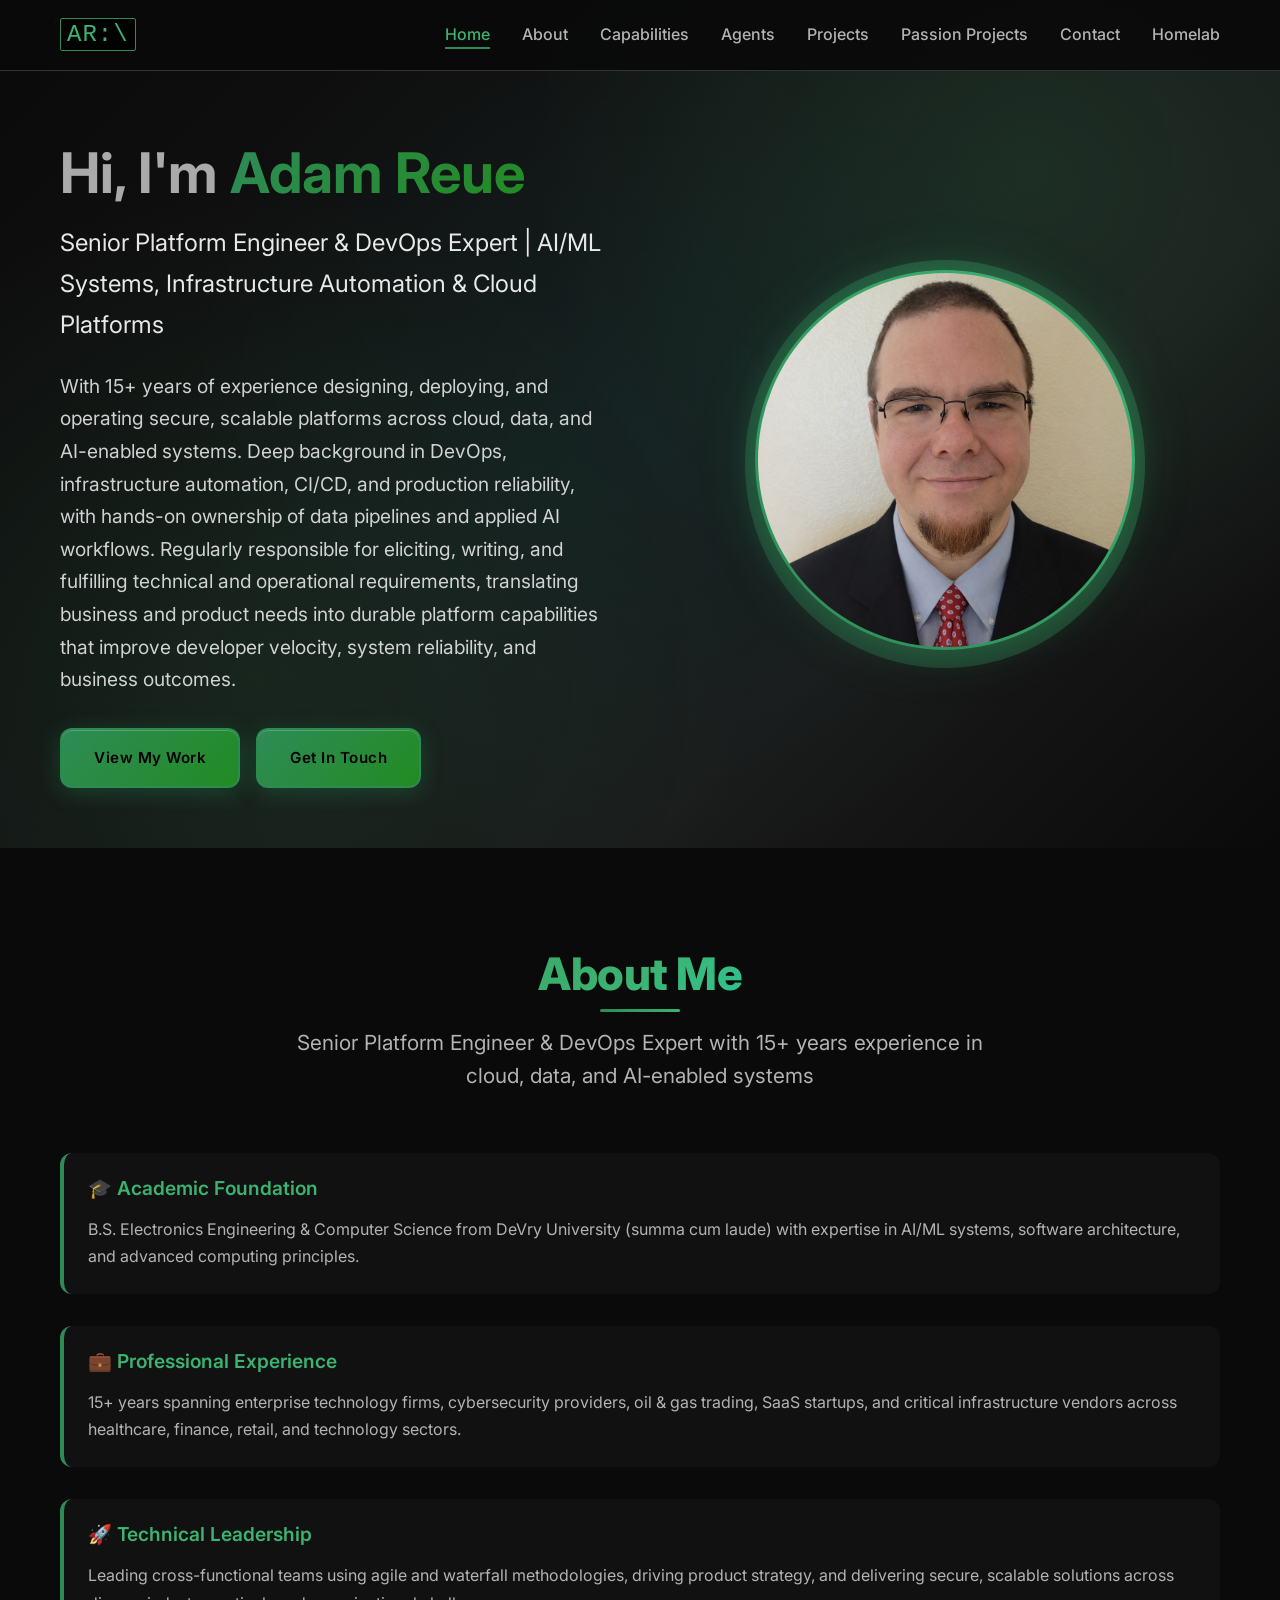
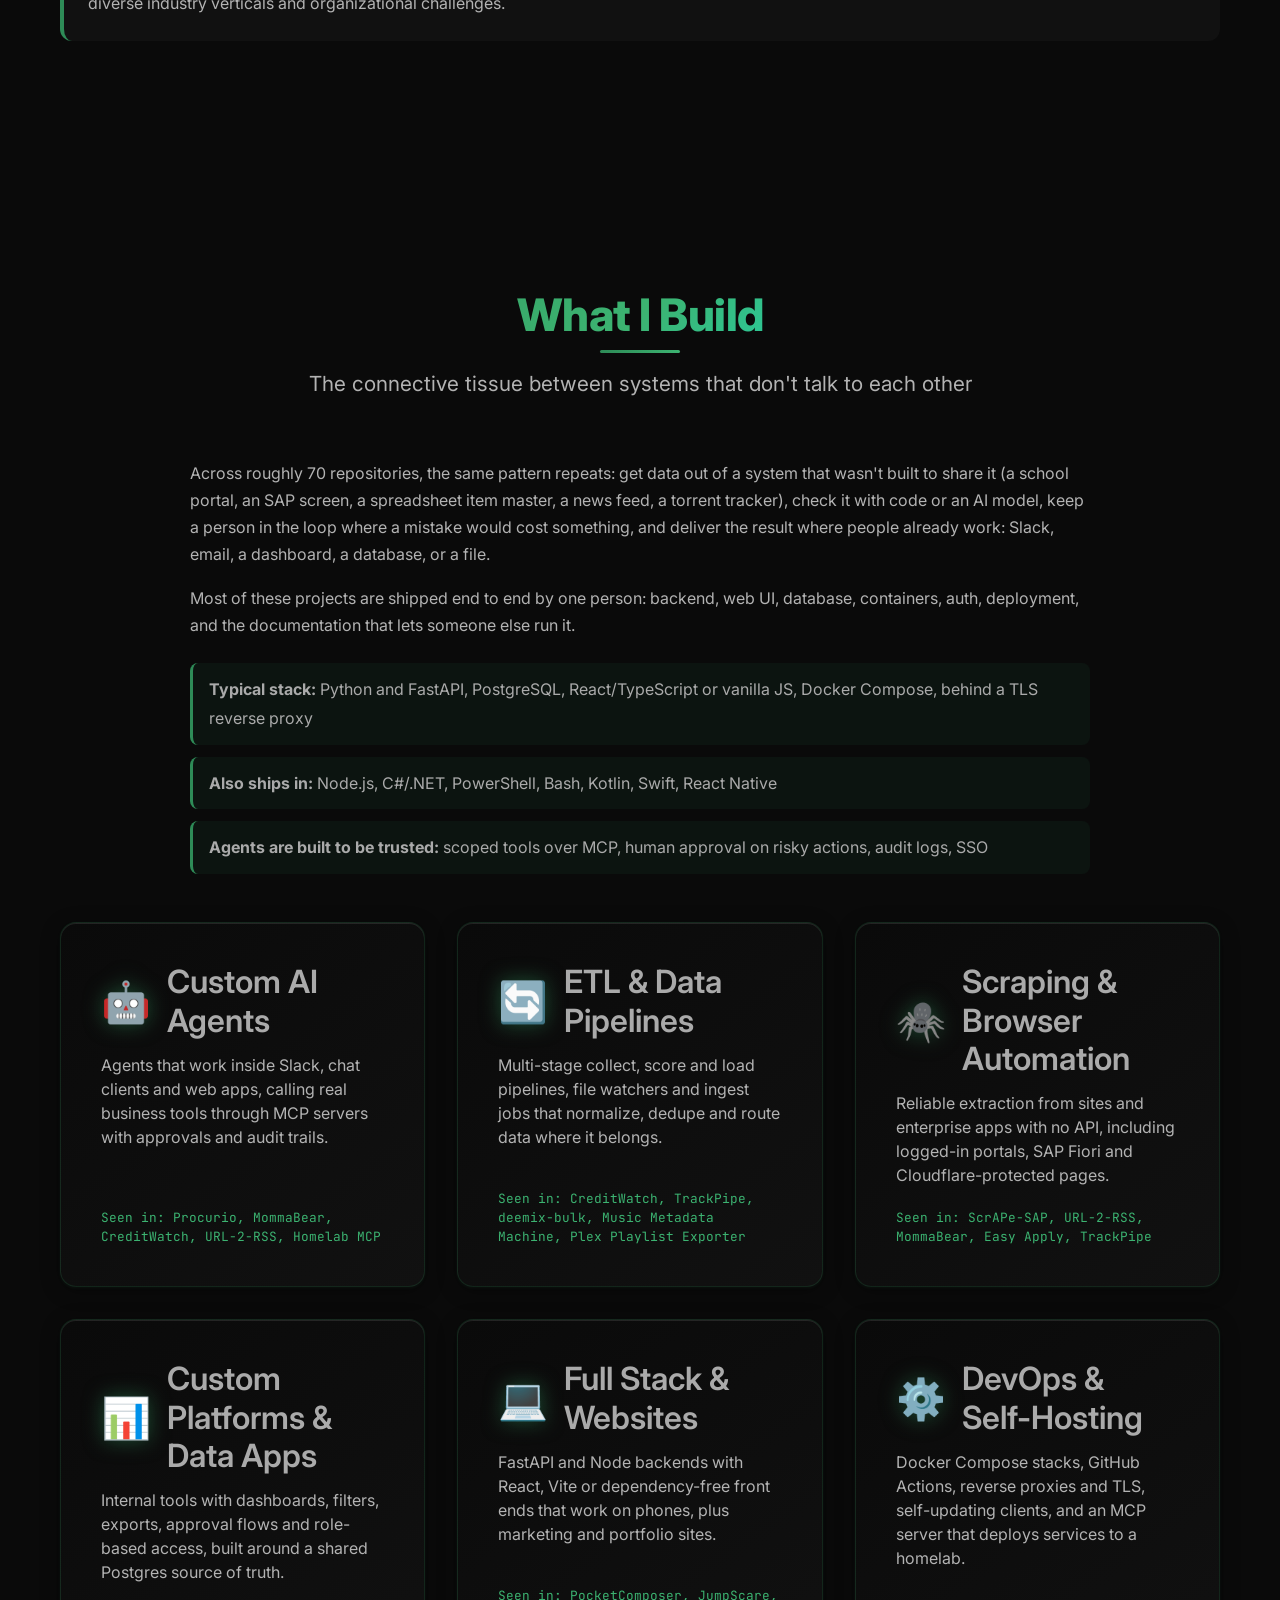
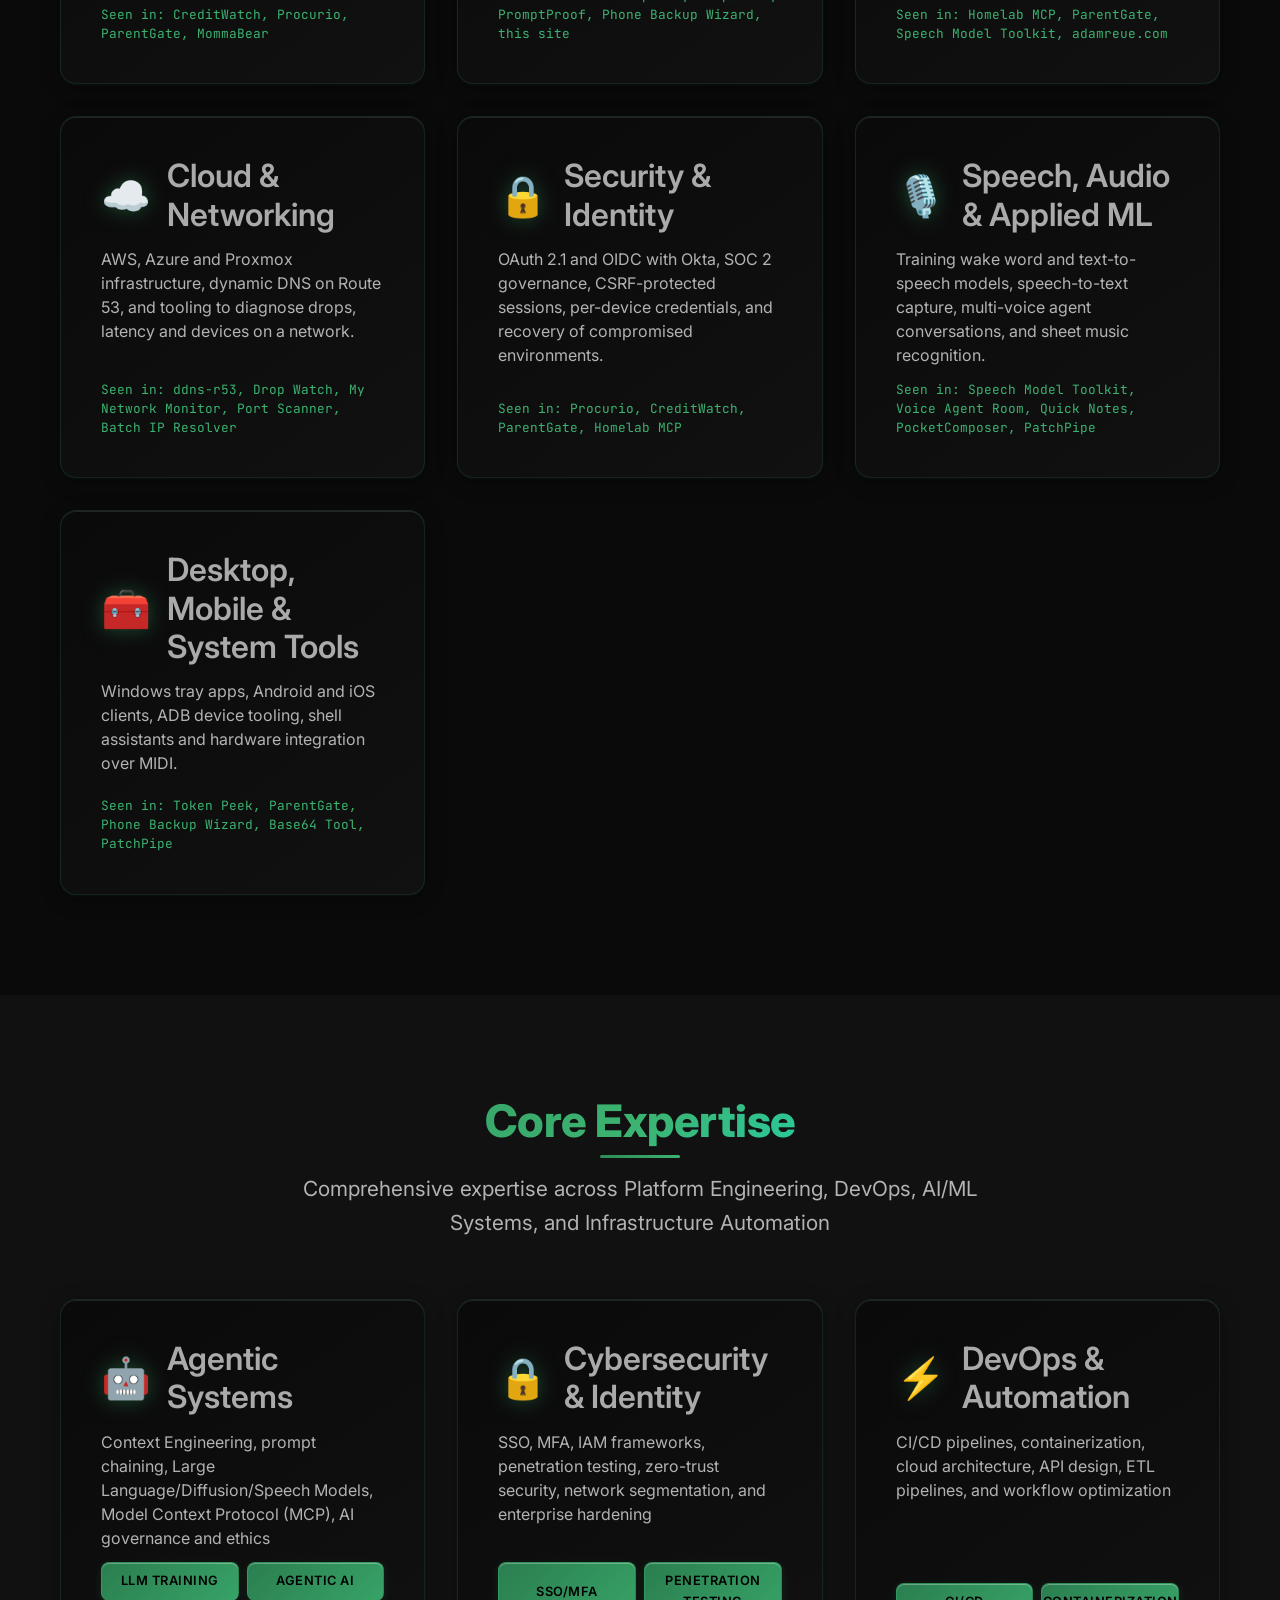
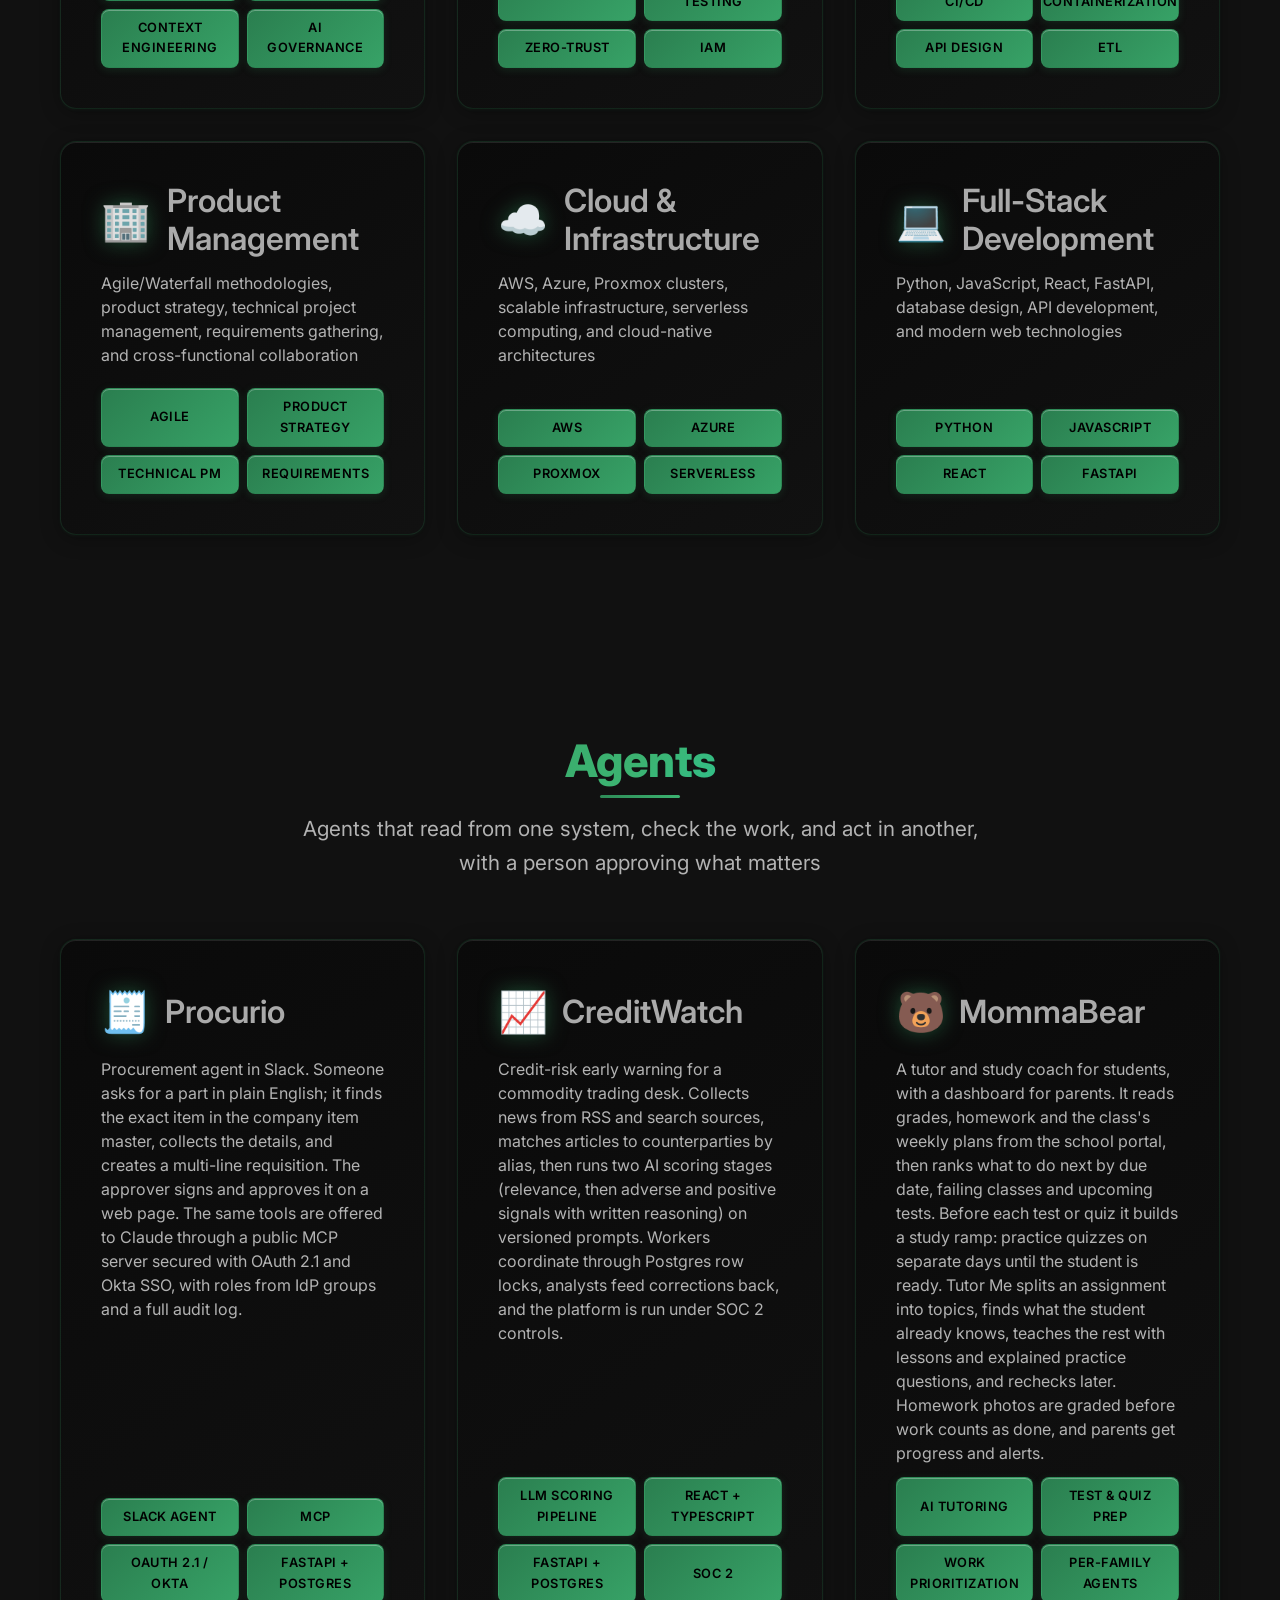
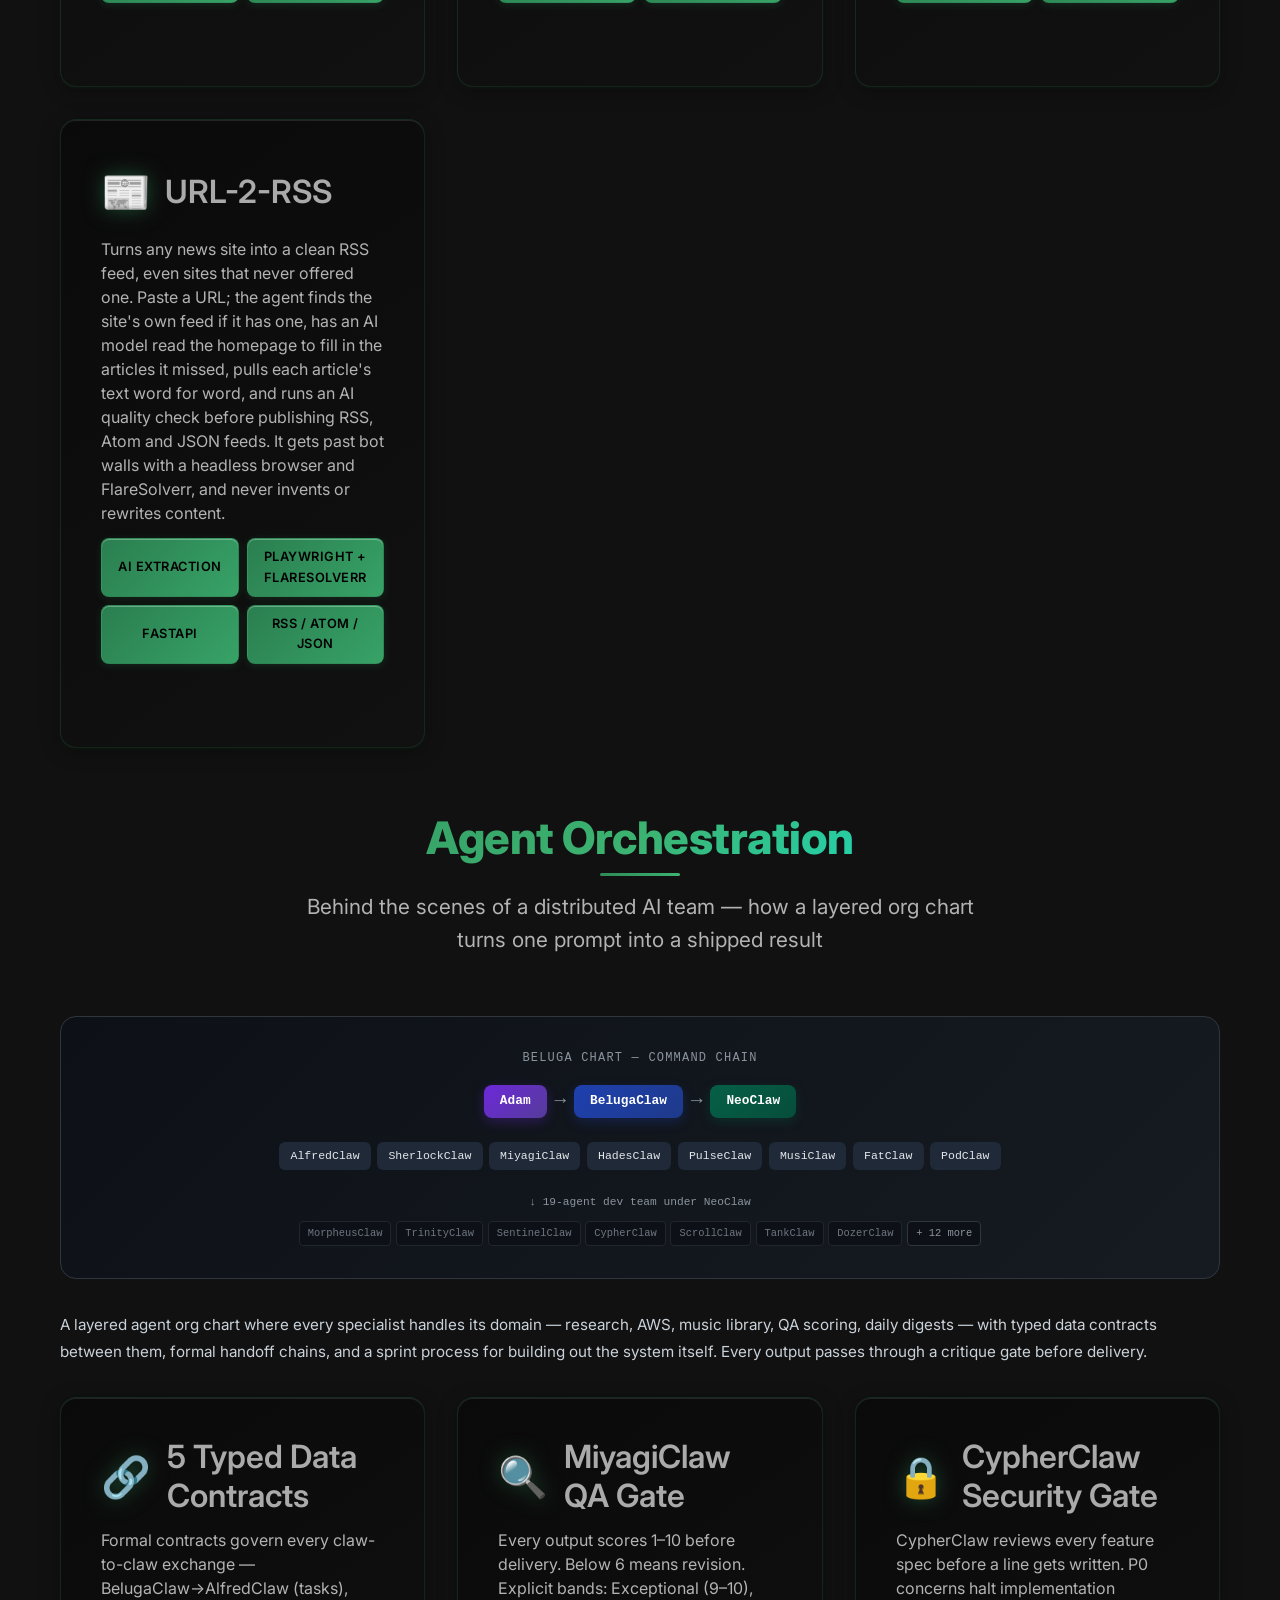
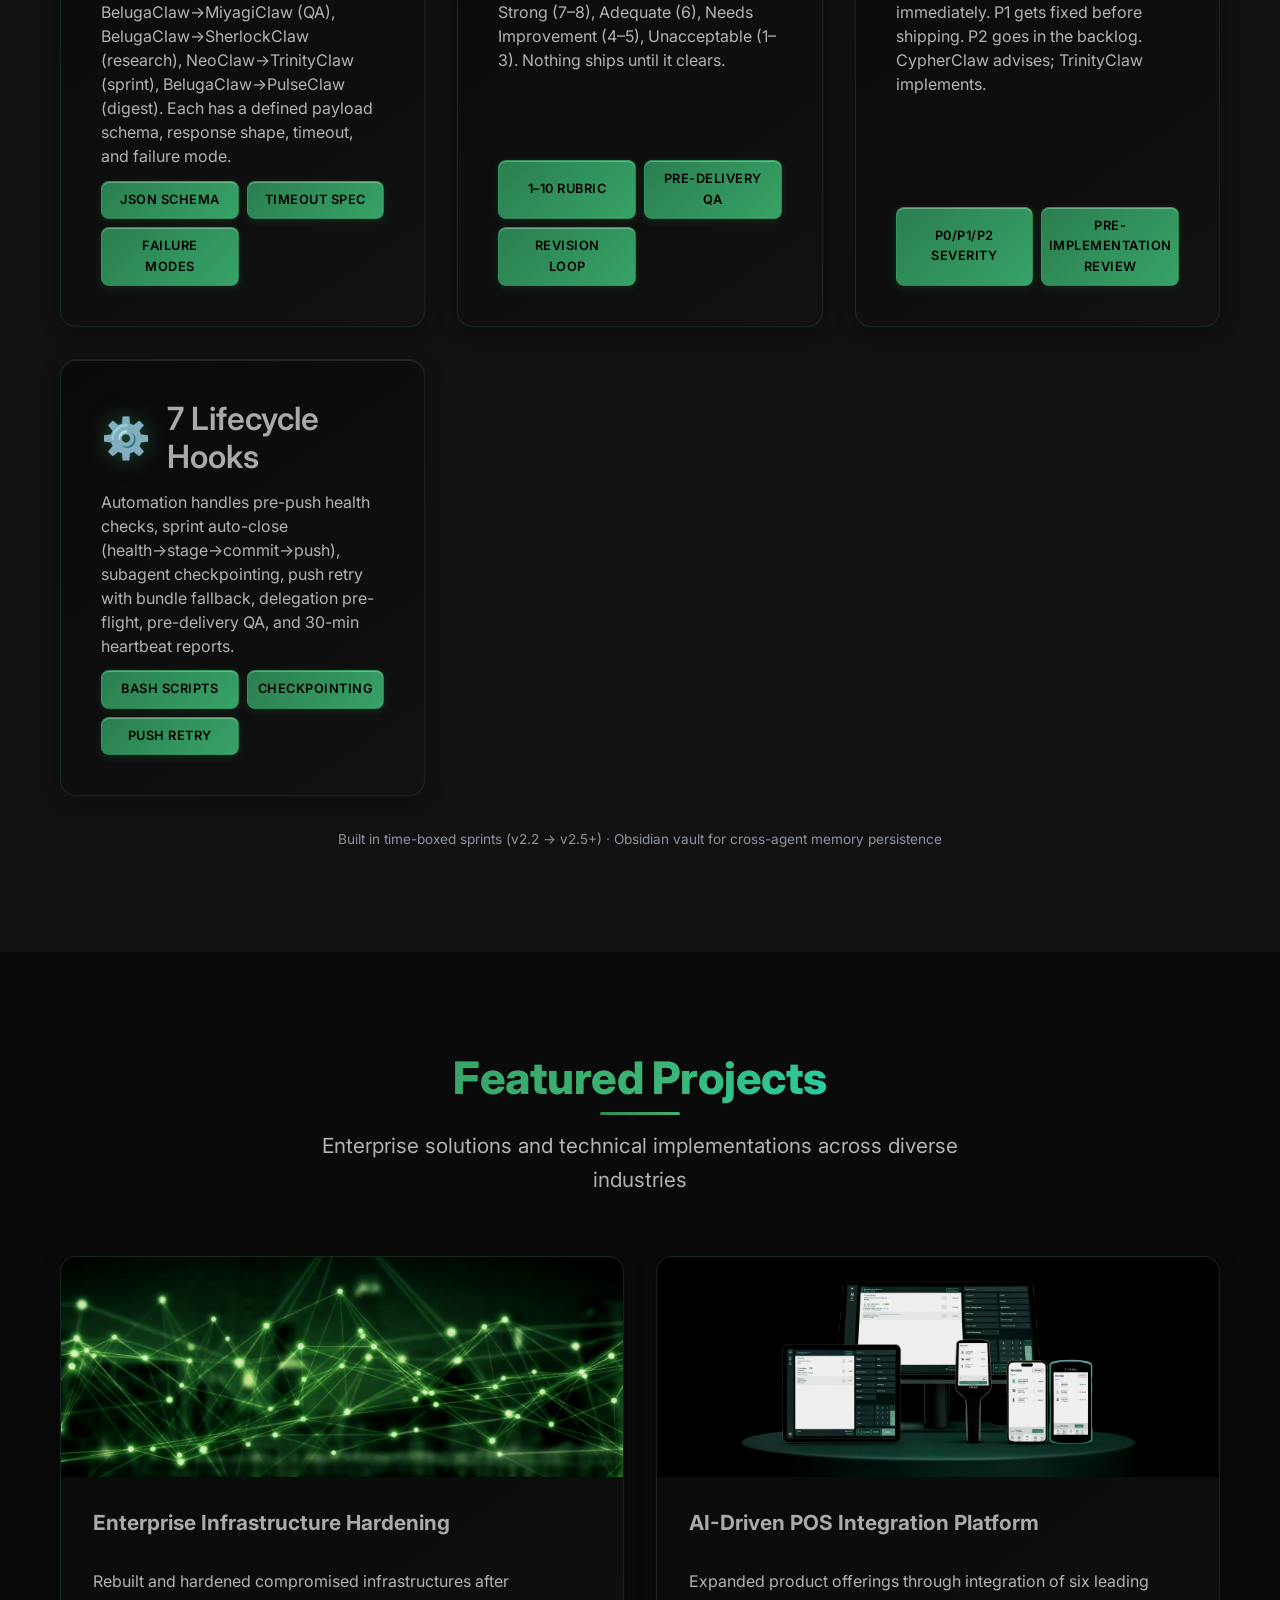
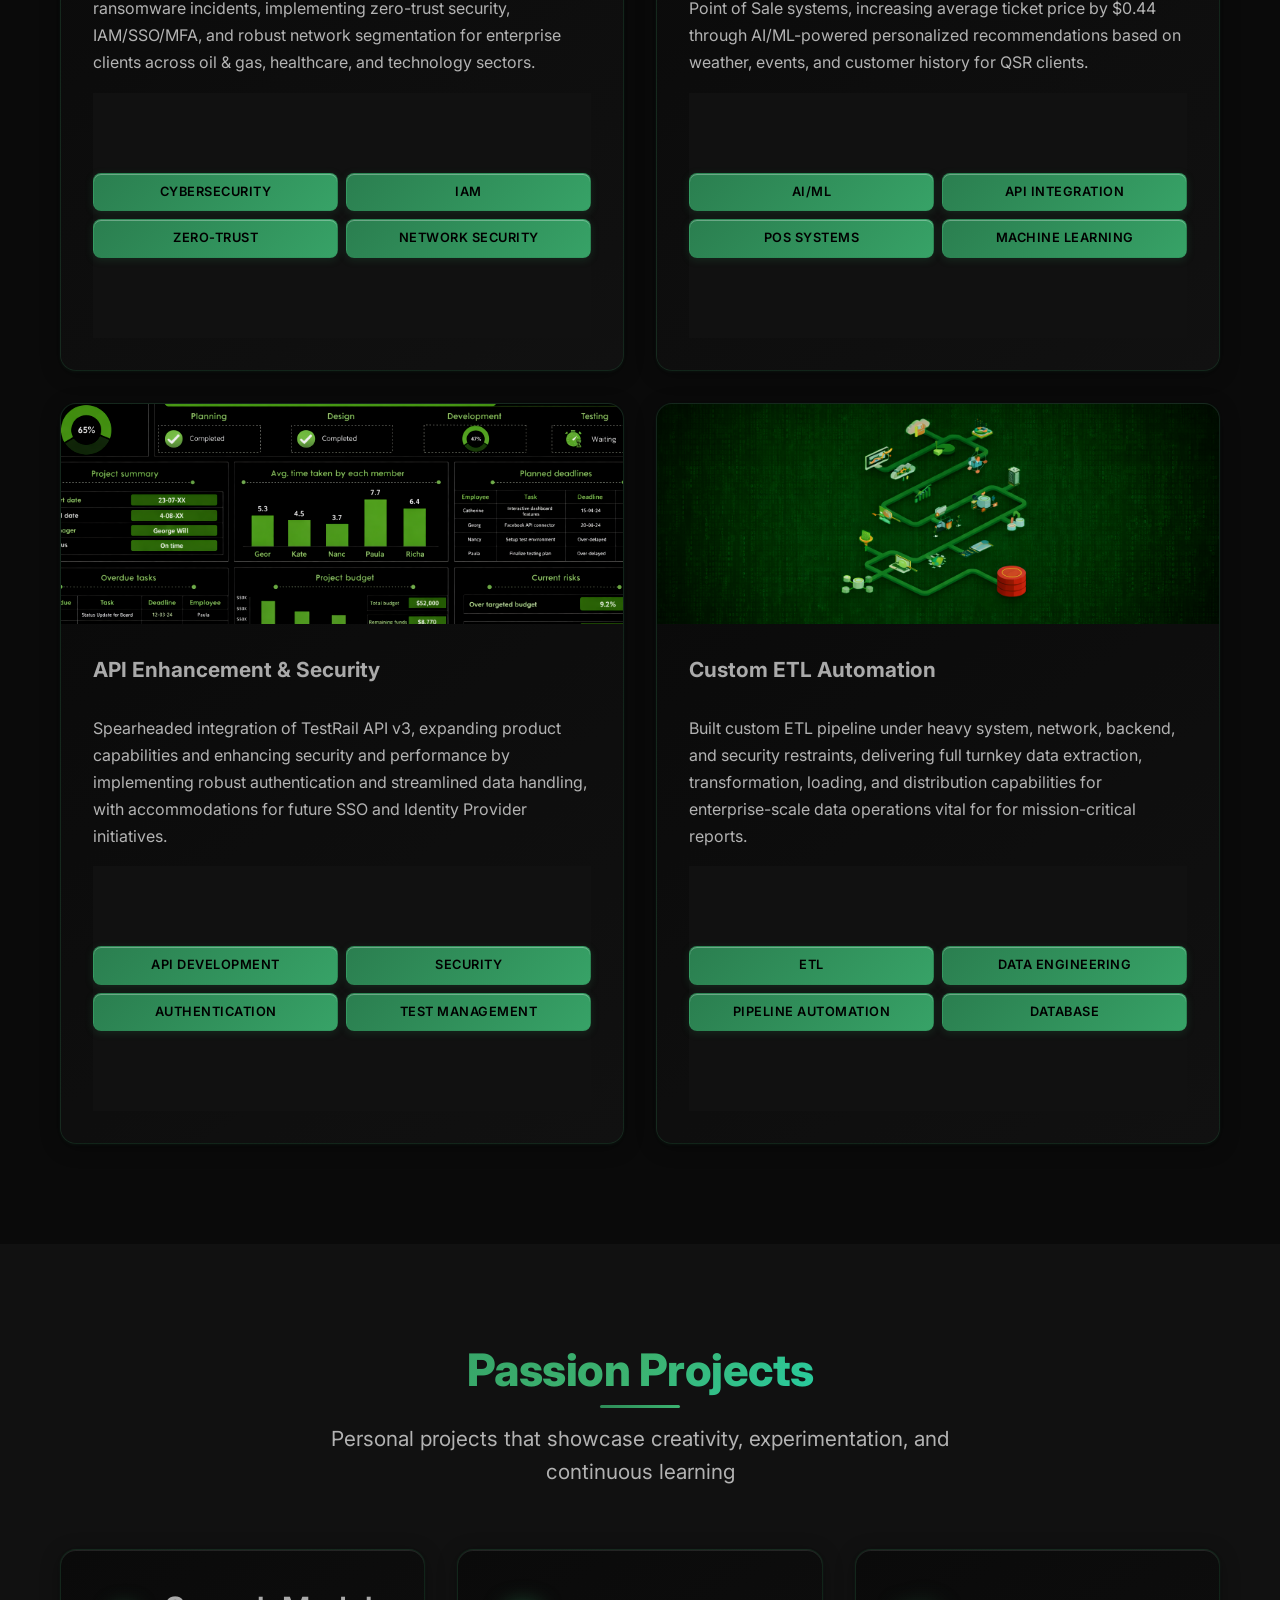
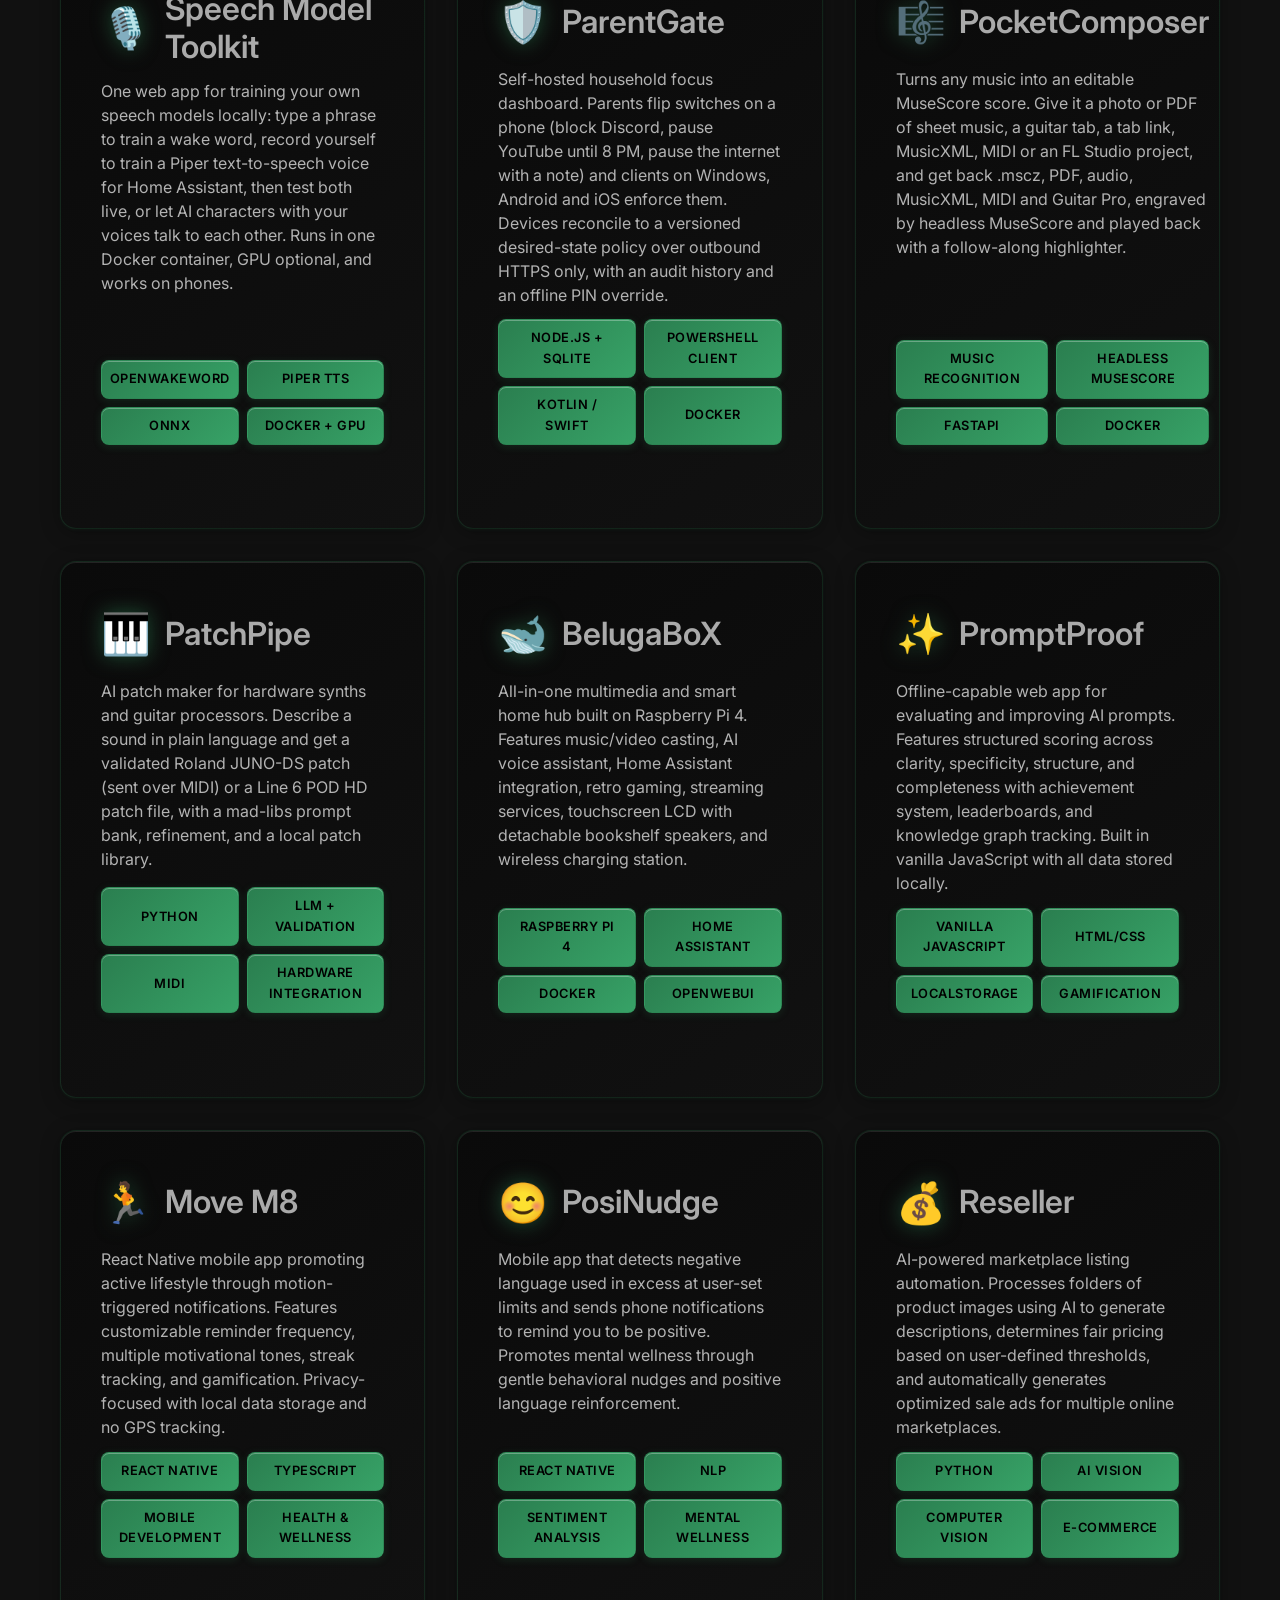
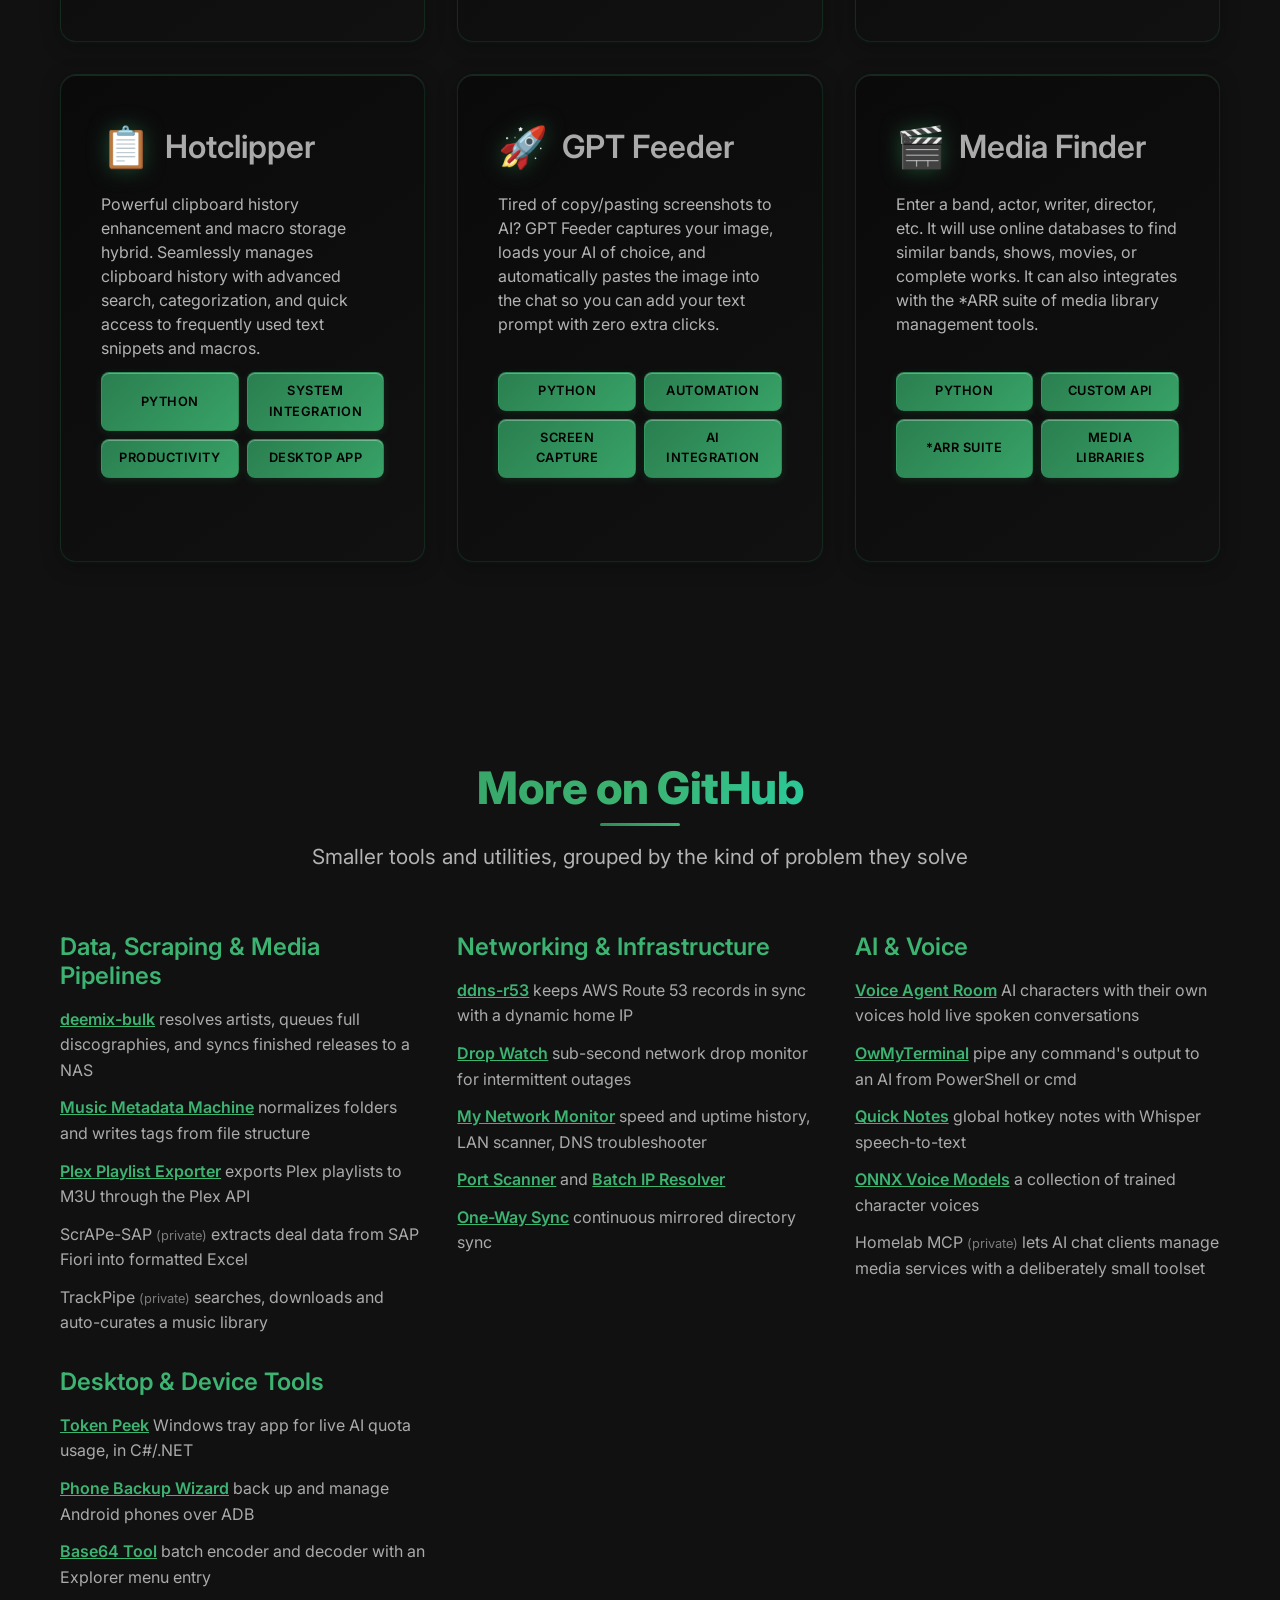
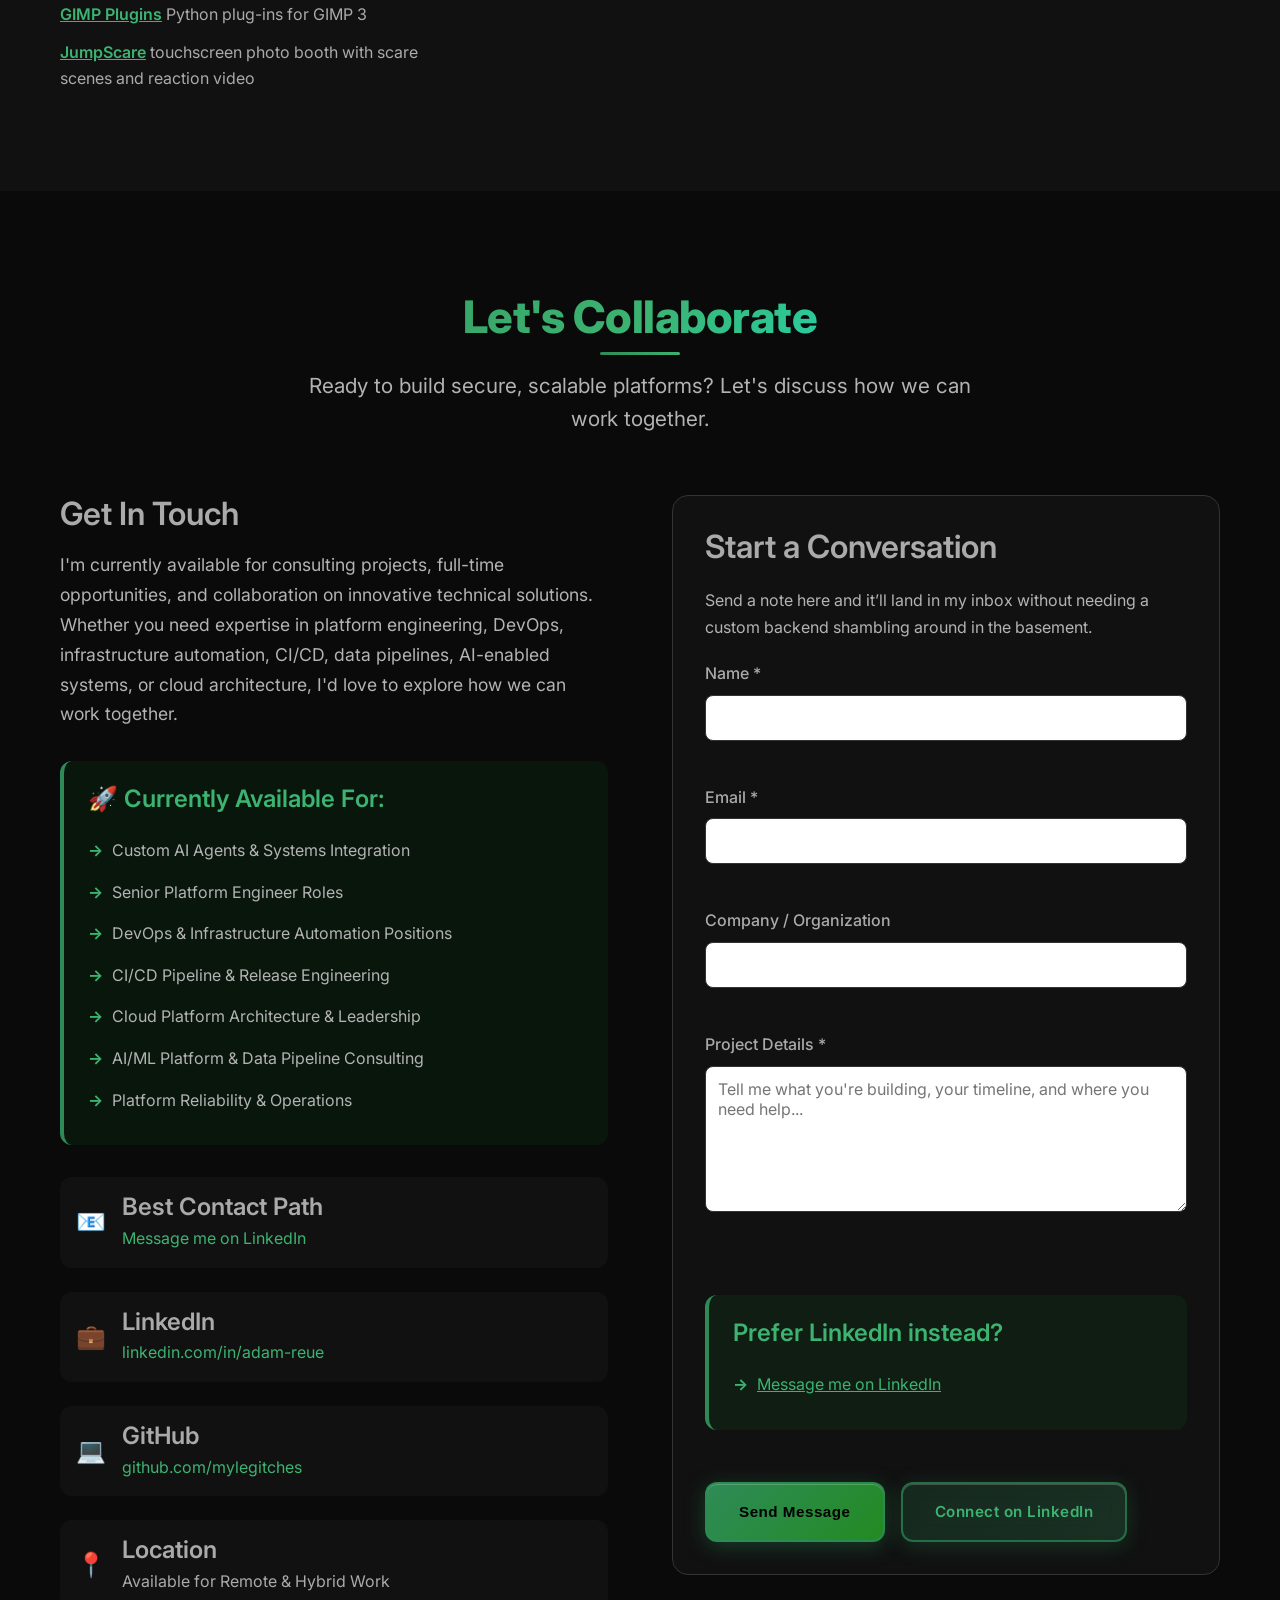
<file: index.html>
<!DOCTYPE html>
<html lang="en">
<head>
    <meta charset="UTF-8">
    <meta name="viewport" content="width=device-width, initial-scale=1.0">
    <title>Adam Reue - Senior Platform Engineer & DevOps Expert | AI/ML Systems, Infrastructure Automation & Cloud Platforms</title>
    <meta name="description" content="Senior Platform Engineer with 15+ years experience designing, deploying, and operating secure, scalable platforms across cloud, data, and AI-enabled systems. Expert in DevOps, infrastructure automation, CI/CD, and production reliability.">
    <meta name="keywords" content="Custom AI Agents, MCP Servers, Systems Integration, Data Pipelines, Web Scraping, AI Solutions Architect, Senior Technical Product Manager, ETL and Automation Engineer, Technical Product Manager, Cybersecurity Expert, Machine Learning, DevOps, Full-Stack Development, API Design, Agentic AI">
    <meta name="author" content="Adam Reue">

    <!-- Open Graph / Facebook -->
    <meta property="og:type" content="website">
    <meta property="og:url" content="https://mylegitches.github.io/adamreue-com/">
    <meta property="og:title" content="Adam Reue - Senior Platform Engineer & DevOps Expert | AI/ML Systems & Infrastructure Automation">
    <meta property="og:description" content="15+ years experience in DevOps, infrastructure automation, CI/CD, and platform reliability. Expert in cloud platforms, data pipelines, and AI-enabled systems.">

    <!-- Twitter -->
    <meta property="twitter:card" content="summary_large_image">
    <meta property="twitter:url" content="https://mylegitches.github.io/adamreue-com/">
    <meta property="twitter:title" content="Adam Reue - Senior Platform Engineer & DevOps Expert | AI/ML Systems & Infrastructure Automation">
    <meta property="twitter:description" content="15+ years experience in DevOps, infrastructure automation, CI/CD, and platform reliability. Expert in cloud platforms, data pipelines, and AI-enabled systems.">

    <link rel="preconnect" href="https://fonts.googleapis.com">
    <link rel="preconnect" href="https://fonts.gstatic.com" crossorigin>
    <link href="https://fonts.googleapis.com/css2?family=Inter:wght@300;400;500;600;700&family=JetBrains+Mono:wght@400;500;600&family=Orbitron:wght@400;700;900&display=swap" rel="stylesheet">
    <link rel="stylesheet" href="assets/css/styles.css">
    <link rel="icon" href="favicon.ico" sizes="any">
    <link rel="icon" href="favicon.svg" type="image/svg+xml">
</head>
<body>
    <!-- Navigation -->
    <nav class="navbar">
        <div class="nav-container">
            <div class="nav-logo">
                <span class="logo-text">AR:\</span>
            </div>
            <ul class="nav-menu">
                <li class="nav-item"><a href="#home" class="nav-link">Home</a></li>
                <li class="nav-item"><a href="#about" class="nav-link">About</a></li>
                <li class="nav-item"><a href="#capabilities" class="nav-link">Capabilities</a></li>
                <li class="nav-item"><a href="#agents" class="nav-link">Agents</a></li>
                <li class="nav-item"><a href="#projects" class="nav-link">Projects</a></li>
                <li class="nav-item"><a href="#passion-projects" class="nav-link">Passion Projects</a></li>                <li class="nav-item"><a href="#contact" class="nav-link">Contact</a></li>
                <li class="nav-item"><a href="https://homelab.adamreue.com" class="nav-link" target="_blank">Homelab</a></li>
            </ul>
            <div class="hamburger">
                <span></span>
                <span></span>
                <span></span>
            </div>
        </div>
    </nav>

    <!-- Hero Section -->
    <section id="home" class="hero">
        <div class="hero-container">
            <div class="hero-content">
                <div class="hero-text">
                    <h1 class="hero-title">
                        Hi, I'm <span class="highlight">Adam Reue</span>
                    </h1>
                    <p class="hero-subtitle">Senior Platform Engineer & DevOps Expert | AI/ML Systems, Infrastructure Automation & Cloud Platforms</p>
                    <p class="hero-description">
                        With 15+ years of experience designing, deploying, and operating secure, scalable platforms across cloud, data, and AI-enabled systems. Deep background in DevOps, infrastructure automation, CI/CD, and production reliability, with hands-on ownership of data pipelines and applied AI workflows. Regularly responsible for eliciting, writing, and fulfilling technical and operational requirements, translating business and product needs into durable platform capabilities that improve developer velocity, system reliability, and business outcomes.
                    </p>
                    <div class="hero-buttons">
                        <a href="#projects" class="btn btn-primary">View My Work</a>
                        <a href="#contact" class="btn btn-primary">Get In Touch</a>                    </div>
                </div>
                <div class="hero-image">
                    <div class="image-container">
                        <img src="assets/img/Adam2026.png" alt="Adam Reue - Senior AI Engineer" class="profile-image">
                        <div class="image-glow"></div>
                    </div>
                </div>
            </div>
        </div>
    </section>

    <!-- About Section -->
    <section id="about" class="about">
        <div class="container">
            <div class="section-header">
                <h2 class="section-title">About Me</h2>
                <p class="section-subtitle">Senior Platform Engineer & DevOps Expert with 15+ years experience in cloud, data, and AI-enabled systems</p>
            </div>
            <div class="about-content">
                <div class="about-text">
                    <div class="about-experience">
                        <div class="experience-item">
                            <h4>🎓 Academic Foundation</h4>
                            <p>B.S. Electronics Engineering & Computer Science from DeVry University (summa cum laude) with expertise in AI/ML systems, software architecture, and advanced computing principles.</p>
                        </div>
                        <div class="experience-item">
                            <h4>💼 Professional Experience</h4>
                            <p>15+ years spanning enterprise technology firms, cybersecurity providers, oil & gas trading, SaaS startups, and critical infrastructure vendors across healthcare, finance, retail, and technology sectors.</p>
                        </div>
                        <div class="experience-item">
                            <h4>🚀 Technical Leadership</h4>
                            <p>Leading cross-functional teams using agile and waterfall methodologies, driving product strategy, and delivering secure, scalable solutions across diverse industry verticals and organizational challenges.</p>
                        </div>
                    </div>
                </div>
            </div>
        </div>
    </section>

    <!-- Capabilities Section -->
    <section id="capabilities" class="capabilities">
        <div class="container">
            <div class="section-header">
                <h2 class="section-title">What I Build</h2>
                <p class="section-subtitle">The connective tissue between systems that don't talk to each other</p>
            </div>
            <div class="capabilities-summary">
                <p>Across roughly 70 repositories, the same pattern repeats: get data out of a system that wasn't built to share it (a school portal, an SAP screen, a spreadsheet item master, a news feed, a torrent tracker), check it with code or an AI model, keep a person in the loop where a mistake would cost something, and deliver the result where people already work: Slack, email, a dashboard, a database, or a file.</p>
                <p>Most of these projects are shipped end to end by one person: backend, web UI, database, containers, auth, deployment, and the documentation that lets someone else run it.</p>
                <ul class="capabilities-facts">
                    <li><strong>Typical stack:</strong> Python and FastAPI, PostgreSQL, React/TypeScript or vanilla JS, Docker Compose, behind a TLS reverse proxy</li>
                    <li><strong>Also ships in:</strong> Node.js, C#/.NET, PowerShell, Bash, Kotlin, Swift, React Native</li>
                    <li><strong>Agents are built to be trusted:</strong> scoped tools over MCP, human approval on risky actions, audit logs, SSO</li>
                </ul>
            </div>
            <div class="expertise-grid capabilities-grid">
                <div class="expertise-card capability-card">
                    <div class="card-header"><div class="card-icon">🤖</div><h3>Custom AI Agents</h3></div>
                    <p>Agents that work inside Slack, chat clients and web apps, calling real business tools through MCP servers with approvals and audit trails.</p>
                    <p class="seen-in">Seen in: Procurio, MommaBear, CreditWatch, URL-2-RSS, Homelab MCP</p>
                </div>
                <div class="expertise-card capability-card">
                    <div class="card-header"><div class="card-icon">🔄</div><h3>ETL &amp; Data Pipelines</h3></div>
                    <p>Multi-stage collect, score and load pipelines, file watchers and ingest jobs that normalize, dedupe and route data where it belongs.</p>
                    <p class="seen-in">Seen in: CreditWatch, TrackPipe, deemix-bulk, Music Metadata Machine, Plex Playlist Exporter</p>
                </div>
                <div class="expertise-card capability-card">
                    <div class="card-header"><div class="card-icon">🕷️</div><h3>Scraping &amp; Browser Automation</h3></div>
                    <p>Reliable extraction from sites and enterprise apps with no API, including logged-in portals, SAP Fiori and Cloudflare-protected pages.</p>
                    <p class="seen-in">Seen in: ScrAPe-SAP, URL-2-RSS, MommaBear, Easy Apply, TrackPipe</p>
                </div>
                <div class="expertise-card capability-card">
                    <div class="card-header"><div class="card-icon">📊</div><h3>Custom Platforms &amp; Data Apps</h3></div>
                    <p>Internal tools with dashboards, filters, exports, approval flows and role-based access, built around a shared Postgres source of truth.</p>
                    <p class="seen-in">Seen in: CreditWatch, Procurio, ParentGate, MommaBear</p>
                </div>
                <div class="expertise-card capability-card">
                    <div class="card-header"><div class="card-icon">💻</div><h3>Full Stack &amp; Websites</h3></div>
                    <p>FastAPI and Node backends with React, Vite or dependency-free front ends that work on phones, plus marketing and portfolio sites.</p>
                    <p class="seen-in">Seen in: PocketComposer, JumpScare, PromptProof, Phone Backup Wizard, this site</p>
                </div>
                <div class="expertise-card capability-card">
                    <div class="card-header"><div class="card-icon">⚙️</div><h3>DevOps &amp; Self-Hosting</h3></div>
                    <p>Docker Compose stacks, GitHub Actions, reverse proxies and TLS, self-updating clients, and an MCP server that deploys services to a homelab.</p>
                    <p class="seen-in">Seen in: Homelab MCP, ParentGate, Speech Model Toolkit, adamreue.com</p>
                </div>
                <div class="expertise-card capability-card">
                    <div class="card-header"><div class="card-icon">☁️</div><h3>Cloud &amp; Networking</h3></div>
                    <p>AWS, Azure and Proxmox infrastructure, dynamic DNS on Route 53, and tooling to diagnose drops, latency and devices on a network.</p>
                    <p class="seen-in">Seen in: ddns-r53, Drop Watch, My Network Monitor, Port Scanner, Batch IP Resolver</p>
                </div>
                <div class="expertise-card capability-card">
                    <div class="card-header"><div class="card-icon">🔒</div><h3>Security &amp; Identity</h3></div>
                    <p>OAuth 2.1 and OIDC with Okta, SOC 2 governance, CSRF-protected sessions, per-device credentials, and recovery of compromised environments.</p>
                    <p class="seen-in">Seen in: Procurio, CreditWatch, ParentGate, Homelab MCP</p>
                </div>
                <div class="expertise-card capability-card">
                    <div class="card-header"><div class="card-icon">🎙️</div><h3>Speech, Audio &amp; Applied ML</h3></div>
                    <p>Training wake word and text-to-speech models, speech-to-text capture, multi-voice agent conversations, and sheet music recognition.</p>
                    <p class="seen-in">Seen in: Speech Model Toolkit, Voice Agent Room, Quick Notes, PocketComposer, PatchPipe</p>
                </div>
                <div class="expertise-card capability-card">
                    <div class="card-header"><div class="card-icon">🧰</div><h3>Desktop, Mobile &amp; System Tools</h3></div>
                    <p>Windows tray apps, Android and iOS clients, ADB device tooling, shell assistants and hardware integration over MIDI.</p>
                    <p class="seen-in">Seen in: Token Peek, ParentGate, Phone Backup Wizard, Base64 Tool, PatchPipe</p>
                </div>
            </div>
        </div>
    </section>

    <!-- Expertise Section -->
    <section id="expertise" class="expertise">
        <div class="container">
            <div class="section-header">
                <h2 class="section-title">Core Expertise</h2>
                <p class="section-subtitle">Comprehensive expertise across Platform Engineering, DevOps, AI/ML Systems, and Infrastructure Automation</p>
            </div>
            <div class="expertise-grid">
                <div class="expertise-card">
                    <div class="card-header">
                        <div class="card-icon">🤖</div>
                        <h3>Agentic Systems</h3>
                    </div>
                    <p>Context Engineering, prompt chaining, Large Language/Diffusion/Speech Models, Model Context Protocol (MCP), AI governance and ethics</p>
                    <div class="skill-tags">
                        <span class="skill-tag">LLM Training</span>
                        <span class="skill-tag">Agentic AI</span>
                        <span class="skill-tag">Context Engineering</span>
                        <span class="skill-tag">AI Governance</span>
                    </div>
                </div>
                <div class="expertise-card">
                    <div class="card-header">
                        <div class="card-icon">🔒</div>
                        <h3>Cybersecurity & Identity</h3>
                    </div>
                    <p>SSO, MFA, IAM frameworks, penetration testing, zero-trust security, network segmentation, and enterprise hardening</p>
                    <div class="skill-tags">
                        <span class="skill-tag">SSO/MFA</span>
                        <span class="skill-tag">Penetration Testing</span>
                        <span class="skill-tag">Zero-Trust</span>
                        <span class="skill-tag">IAM</span>
                    </div>
                </div>
                <div class="expertise-card">
                    <div class="card-header">
                        <div class="card-icon">⚡</div>
                        <h3>DevOps & Automation</h3>
                    </div>
                    <p>CI/CD pipelines, containerization, cloud architecture, API design, ETL pipelines, and workflow optimization</p>
                    <div class="skill-tags">
                        <span class="skill-tag">CI/CD</span>
                        <span class="skill-tag">Containerization</span>
                        <span class="skill-tag">API Design</span>
                        <span class="skill-tag">ETL</span>
                    </div>
                </div>
                <div class="expertise-card">
                    <div class="card-header">
                        <div class="card-icon">🏢</div>
                        <h3>Product Management</h3>
                    </div>
                    <p>Agile/Waterfall methodologies, product strategy, technical project management, requirements gathering, and cross-functional collaboration</p>
                    <div class="skill-tags">
                        <span class="skill-tag">Agile</span>
                        <span class="skill-tag">Product Strategy</span>
                        <span class="skill-tag">Technical PM</span>
                        <span class="skill-tag">Requirements</span>
                    </div>
                </div>
                <div class="expertise-card">
                    <div class="card-header">
                        <div class="card-icon">☁️</div>
                        <h3>Cloud & Infrastructure</h3>
                    </div>
                    <p>AWS, Azure, Proxmox clusters, scalable infrastructure, serverless computing, and cloud-native architectures</p>
                    <div class="skill-tags">
                        <span class="skill-tag">AWS</span>
                        <span class="skill-tag">Azure</span>
                        <span class="skill-tag">Proxmox</span>
                        <span class="skill-tag">Serverless</span>
                    </div>
                </div>
                <div class="expertise-card">
                    <div class="card-header">
                        <div class="card-icon">💻</div>
                        <h3>Full-Stack Development</h3>
                    </div>
                    <p>Python, JavaScript, React, FastAPI, database design, API development, and modern web technologies</p>
                    <div class="skill-tags">
                        <span class="skill-tag">Python</span>
                        <span class="skill-tag">JavaScript</span>
                        <span class="skill-tag">React</span>
                        <span class="skill-tag">FastAPI</span>
                    </div>
                </div>
            </div>
        </div>
    </section>

    <!-- Orchestration Section -->
    <section id="agents" class="expertise">
        <div class="container">
            <div class="section-header">
                <h2 class="section-title">Agents</h2>
                <p class="section-subtitle">Agents that read from one system, check the work, and act in another, with a person approving what matters</p>
            </div>

            <div class="expertise-grid agents-grid">
                <div class="expertise-card passion-project-card agent-card">
                    <div class="card-header">
                        <div class="card-icon">🧾</div>
                        <h3>Procurio</h3>
                    </div>
                    <p>Procurement agent in Slack. Someone asks for a part in plain English; it finds the exact item in the company item master, collects the details, and creates a multi-line requisition. The approver signs and approves it on a web page. The same tools are offered to Claude through a public MCP server secured with OAuth 2.1 and Okta SSO, with roles from IdP groups and a full audit log.</p>
                    <div class="skill-tags">
                        <span class="skill-tag">Slack Agent</span>
                        <span class="skill-tag">MCP</span>
                        <span class="skill-tag">OAuth 2.1 / Okta</span>
                        <span class="skill-tag">FastAPI + Postgres</span>
                    </div>
                    <div class="project-links">
                        <a href="#contact" class="project-details-link">DEMO ON REQUEST</a>
                    </div>
                </div>
                <div class="expertise-card passion-project-card agent-card">
                    <div class="card-header">
                        <div class="card-icon">📈</div>
                        <h3>CreditWatch</h3>
                    </div>
                    <p>Credit-risk early warning for a commodity trading desk. Collects news from RSS and search sources, matches articles to counterparties by alias, then runs two AI scoring stages (relevance, then adverse and positive signals with written reasoning) on versioned prompts. Workers coordinate through Postgres row locks, analysts feed corrections back, and the platform is run under SOC 2 controls.</p>
                    <div class="skill-tags">
                        <span class="skill-tag">LLM Scoring Pipeline</span>
                        <span class="skill-tag">React + TypeScript</span>
                        <span class="skill-tag">FastAPI + Postgres</span>
                        <span class="skill-tag">SOC 2</span>
                    </div>
                    <div class="project-links">
                        <a href="#contact" class="project-details-link">DEMO ON REQUEST</a>
                    </div>
                </div>
                <div class="expertise-card passion-project-card agent-card">
                    <div class="card-header">
                        <div class="card-icon">🐻</div>
                        <h3>MommaBear</h3>
                    </div>
                    <p>A tutor and study coach for students, with a dashboard for parents. It reads grades, homework and the class&#39;s weekly plans from the school portal, then ranks what to do next by due date, failing classes and upcoming tests. Before each test or quiz it builds a study ramp: practice quizzes on separate days until the student is ready. Tutor Me splits an assignment into topics, finds what the student already knows, teaches the rest with lessons and explained practice questions, and rechecks later. Homework photos are graded before work counts as done, and parents get progress and alerts.</p>
                    <div class="skill-tags">
                        <span class="skill-tag">AI Tutoring</span>
                        <span class="skill-tag">Test &amp; Quiz Prep</span>
                        <span class="skill-tag">Work Prioritization</span>
                        <span class="skill-tag">Per-Family Agents</span>
                    </div>
                    <div class="project-links">
                        <a href="#contact" class="project-details-link">DEMO ON REQUEST</a>
                    </div>
                </div>
                <div class="expertise-card passion-project-card agent-card">
                    <div class="card-header">
                        <div class="card-icon">📰</div>
                        <h3>URL-2-RSS</h3>
                    </div>
                    <p>Turns any news site into a clean RSS feed, even sites that never offered one. Paste a URL; the agent finds the site's own feed if it has one, has an AI model read the homepage to fill in the articles it missed, pulls each article's text word for word, and runs an AI quality check before publishing RSS, Atom and JSON feeds. It gets past bot walls with a headless browser and FlareSolverr, and never invents or rewrites content.</p>
                    <div class="skill-tags">
                        <span class="skill-tag">AI Extraction</span>
                        <span class="skill-tag">Playwright + FlareSolverr</span>
                        <span class="skill-tag">FastAPI</span>
                        <span class="skill-tag">RSS / Atom / JSON</span>
                    </div>
                    <div class="project-links">
                        <a href="#contact" class="project-details-link">DEMO ON REQUEST</a>
                    </div>
                </div>
            </div>

            <div class="section-header subsection-header">
                <h3 class="section-title">Agent Orchestration</h3>
                <p class="section-subtitle">Behind the scenes of a distributed AI team — how a layered org chart turns one prompt into a shipped result</p>
            </div>

            <!-- Command Chain -->
            <div style="background: linear-gradient(135deg, #0d1117 0%, #161b22 100%); border: 1px solid #30363d; border-radius: 16px; padding: 2rem; margin: 2rem 0; font-family: 'Courier New', monospace; overflow-x: auto;">
                <div style="text-align:center; margin-bottom: 1rem; color: #8b949e; font-size: 0.75rem; letter-spacing: 0.1em; text-transform: uppercase;">Beluga Chart — Command Chain</div>
                <div style="display: flex; align-items: center; justify-content: center; flex-wrap: wrap; gap: 0.5rem; margin-bottom: 1.5rem;">
                    <span style="background: linear-gradient(135deg, #6d28d9, #553c9a); color: white; padding: 0.4rem 1rem; border-radius: 8px; font-weight: bold; font-size: 0.8rem; box-shadow: 0 4px 12px rgba(109,40,217,0.3);">Adam</span>
                    <span style="color: #8b949e; font-size: 1.2rem;">→</span>
                    <span style="background: linear-gradient(135deg, #1e40af, #1e3a8a); color: white; padding: 0.4rem 1rem; border-radius: 8px; font-weight: bold; font-size: 0.8rem; box-shadow: 0 4px 12px rgba(30,64,175,0.3);">BelugaClaw</span>
                    <span style="color: #8b949e; font-size: 1.2rem;">→</span>
                    <span style="background: linear-gradient(135deg, #065f46, #064e3b); color: white; padding: 0.4rem 1rem; border-radius: 8px; font-weight: bold; font-size: 0.8rem; box-shadow: 0 4px 12px rgba(6,95,70,0.3);">NeoClaw</span>
                </div>
                <div style="text-align: center; margin-bottom: 1.5rem;">
                    <div style="display: inline-flex; flex-wrap: wrap; justify-content: center; gap: 0.4rem;">
                        <span style="background: #1f2937; color: #e5e7eb; padding: 0.3rem 0.7rem; border-radius: 6px; font-size: 0.72rem;">AlfredClaw</span>
                        <span style="background: #1f2937; color: #e5e7eb; padding: 0.3rem 0.7rem; border-radius: 6px; font-size: 0.72rem;">SherlockClaw</span>
                        <span style="background: #1f2937; color: #e5e7eb; padding: 0.3rem 0.7rem; border-radius: 6px; font-size: 0.72rem;">MiyagiClaw</span>
                        <span style="background: #1f2937; color: #e5e7eb; padding: 0.3rem 0.7rem; border-radius: 6px; font-size: 0.72rem;">HadesClaw</span>
                        <span style="background: #1f2937; color: #e5e7eb; padding: 0.3rem 0.7rem; border-radius: 6px; font-size: 0.72rem;">PulseClaw</span>
                        <span style="background: #1f2937; color: #e5e7eb; padding: 0.3rem 0.7rem; border-radius: 6px; font-size: 0.72rem;">MusiClaw</span>
                        <span style="background: #1f2937; color: #e5e7eb; padding: 0.3rem 0.7rem; border-radius: 6px; font-size: 0.72rem;">FatClaw</span>
                        <span style="background: #1f2937; color: #e5e7eb; padding: 0.3rem 0.7rem; border-radius: 6px; font-size: 0.72rem;">PodClaw</span>
                    </div>
                </div>
                <div style="text-align: center; margin-bottom: 0.5rem; color: #8b949e; font-size: 0.7rem;">↓ 19-agent dev team under NeoClaw</div>
                <div style="text-align: center;">
                    <div style="display: inline-flex; flex-wrap: wrap; justify-content: center; gap: 0.3rem;">
                        <span style="background: #0d1117; color: #6e7681; padding: 0.2rem 0.5rem; border-radius: 4px; font-size: 0.65rem; border: 1px solid #21262d;">MorpheusClaw</span>
                        <span style="background: #0d1117; color: #6e7681; padding: 0.2rem 0.5rem; border-radius: 4px; font-size: 0.65rem; border: 1px solid #21262d;">TrinityClaw</span>
                        <span style="background: #0d1117; color: #6e7681; padding: 0.2rem 0.5rem; border-radius: 4px; font-size: 0.65rem; border: 1px solid #21262d;">SentinelClaw</span>
                        <span style="background: #0d1117; color: #6e7681; padding: 0.2rem 0.5rem; border-radius: 4px; font-size: 0.65rem; border: 1px solid #21262d;">CypherClaw</span>
                        <span style="background: #0d1117; color: #6e7681; padding: 0.2rem 0.5rem; border-radius: 4px; font-size: 0.65rem; border: 1px solid #21262d;">ScrollClaw</span>
                        <span style="background: #0d1117; color: #6e7681; padding: 0.2rem 0.5rem; border-radius: 4px; font-size: 0.65rem; border: 1px solid #21262d;">TankClaw</span>
                        <span style="background: #0d1117; color: #6e7681; padding: 0.2rem 0.5rem; border-radius: 4px; font-size: 0.65rem; border: 1px solid #21262d;">DozerClaw</span>
                        <span style="background: #0d1117; color: #8b949e; padding: 0.2rem 0.5rem; border-radius: 4px; font-size: 0.65rem; border: 1px solid #30363d;">+ 12 more</span>
                    </div>
                </div>
            </div>

            <p style="color: #c9d1d9; line-height: 1.8; margin-bottom: 2rem; font-size: 0.95rem;">A layered agent org chart where every specialist handles its domain — research, AWS, music library, QA scoring, daily digests — with typed data contracts between them, formal handoff chains, and a sprint process for building out the system itself. Every output passes through a critique gate before delivery.</p>

            <!-- Workflow Cards -->
            <div class="expertise-grid" style="margin-top: 2rem;">
                <div class="expertise-card">
                    <div class="card-header">
                        <div class="card-icon">🔗</div>
                        <h3>5 Typed Data Contracts</h3>
                    </div>
                    <p>Formal contracts govern every claw-to-claw exchange — BelugaClaw→AlfredClaw (tasks), BelugaClaw→MiyagiClaw (QA), BelugaClaw→SherlockClaw (research), NeoClaw→TrinityClaw (sprint), BelugaClaw→PulseClaw (digest). Each has a defined payload schema, response shape, timeout, and failure mode.</p>
                    <div class="skill-tags">
                        <span class="skill-tag">JSON Schema</span>
                        <span class="skill-tag">Timeout Spec</span>
                        <span class="skill-tag">Failure Modes</span>
                    </div>
                </div>
                <div class="expertise-card">
                    <div class="card-header">
                        <div class="card-icon">🔍</div>
                        <h3>MiyagiClaw QA Gate</h3>
                    </div>
                    <p>Every output scores 1–10 before delivery. Below 6 means revision. Explicit bands: Exceptional (9–10), Strong (7–8), Adequate (6), Needs Improvement (4–5), Unacceptable (1–3). Nothing ships until it clears.</p>
                    <div class="skill-tags">
                        <span class="skill-tag">1–10 Rubric</span>
                        <span class="skill-tag">Pre-delivery QA</span>
                        <span class="skill-tag">Revision Loop</span>
                    </div>
                </div>
                <div class="expertise-card">
                    <div class="card-header">
                        <div class="card-icon">🔒</div>
                        <h3>CypherClaw Security Gate</h3>
                    </div>
                    <p>CypherClaw reviews every feature spec before a line gets written. P0 concerns halt implementation immediately. P1 gets fixed before shipping. P2 goes in the backlog. CypherClaw advises; TrinityClaw implements.</p>
                    <div class="skill-tags">
                        <span class="skill-tag">P0/P1/P2 Severity</span>
                        <span class="skill-tag">Pre-implementation Review</span>
                    </div>
                </div>
                <div class="expertise-card">
                    <div class="card-header">
                        <div class="card-icon">⚙️</div>
                        <h3>7 Lifecycle Hooks</h3>
                    </div>
                    <p>Automation handles pre-push health checks, sprint auto-close (health→stage→commit→push), subagent checkpointing, push retry with bundle fallback, delegation pre-flight, pre-delivery QA, and 30-min heartbeat reports.</p>
                    <div class="skill-tags">
                        <span class="skill-tag">Bash Scripts</span>
                        <span class="skill-tag">Checkpointing</span>
                        <span class="skill-tag">Push Retry</span>
                    </div>
                </div>
            </div>

            <p style="text-align: center; margin-top: 2rem; color: #8b949e; font-size: 0.85rem;">Built in time-boxed sprints (v2.2 → v2.5+) · Obsidian vault for cross-agent memory persistence</p>
        </div>
    </section>

    <!-- Projects Section -->
    <section id="projects" class="projects">
        <div class="container">
            <div class="section-header">
                <h2 class="section-title">Featured Projects</h2>
                <p class="section-subtitle">Enterprise solutions and technical implementations across diverse industries</p>
            </div>
            <div class="projects-grid">
                <div class="project-card">
                    <div class="project-image">
                        <img src="assets/img/platform-hardening.png" alt="Enterprise Infrastructure Hardening">
                    </div>
                    <div class="project-content">
                        <h3>Enterprise Infrastructure Hardening</h3>
                        <p>Rebuilt and hardened compromised infrastructures after ransomware incidents, implementing zero-trust security, IAM/SSO/MFA, and robust network segmentation for enterprise clients across oil & gas, healthcare, and technology sectors.</p>
                        <div class="project-tech">
                            <span class="tech-tag">Cybersecurity</span>
                            <span class="tech-tag">IAM</span>
                            <span class="tech-tag">Zero-Trust</span>
                            <span class="tech-tag">Network Security</span>
                        </div>
                        <div class="project-links">
                            <a href="#contact" class="project-github-link">CONTACT ME</a>
                        </div>
                    </div>
                </div>
                <div class="project-card">
                    <div class="project-image">
                        <img src="assets/img/extenda-retail-pos-system.png" alt="AI-Driven POS Integration Platform">
                    </div>
                    <div class="project-content">
                        <h3>AI-Driven POS Integration Platform</h3>
                        <p>Expanded product offerings through integration of six leading Point of Sale systems, increasing average ticket price by $0.44 through AI/ML-powered personalized recommendations based on weather, events, and customer history for QSR clients.</p>
                        <div class="project-tech">
                            <span class="tech-tag">AI/ML</span>
                            <span class="tech-tag">API Integration</span>
                            <span class="tech-tag">POS Systems</span>
                            <span class="tech-tag">Machine Learning</span>
                        </div>
                        <div class="project-links">
                            <a href="#contact" class="project-github-link">CONTACT ME</a>
                        </div>
                    </div>
                </div>
                <div class="project-card">
                    <div class="project-image">
                        <img src="assets/img/project-status-quality-assurance-dashboard.png" alt="API Enhancement & Security">
                    </div>
                    <div class="project-content">
                        <h3>API Enhancement & Security</h3>
                        <p>Spearheaded integration of TestRail API v3, expanding product capabilities and enhancing security and performance by implementing robust authentication and streamlined data handling, with accommodations for future SSO and Identity Provider initiatives.</p>
                        <div class="project-tech">
                            <span class="tech-tag">API Development</span>
                            <span class="tech-tag">Security</span>
                            <span class="tech-tag">Authentication</span>
                            <span class="tech-tag">Test Management</span>
                        </div>
                        <div class="project-links">
                            <a href="#contact" class="project-github-link">CONTACT ME</a>
                        </div>
                    </div>
                </div>
                <div class="project-card">
                    <div class="project-image">
                        <img src="assets/img/etl-pipeline.png" alt="ETL Automation Engineer">
                    </div>
                    <div class="project-content">
                        <h3>Custom ETL Automation</h3>
                        <p>Built custom ETL pipeline under heavy system, network, backend, and security restraints, delivering full turnkey data extraction, transformation, loading, and distribution capabilities for enterprise-scale data operations vital for for mission-critical reports.</p>
                        <div class="project-tech">
                            <span class="tech-tag">ETL</span>
                            <span class="tech-tag">Data Engineering</span>
                            <span class="tech-tag">Pipeline Automation</span>
                            <span class="tech-tag">Database</span>
                        </div>
                        <div class="project-links">
                            <a href="#contact" class="project-github-link">CONTACT ME</a>
                        </div>
                    </div>
                </div>
            </div>
        </div>
    </section>

    <!-- Passion Projects Section -->
    <section id="passion-projects" class="passion-projects">
        <div class="container">
            <div class="section-header">
                <h2 class="section-title">Passion Projects</h2>
                <p class="section-subtitle">Personal projects that showcase creativity, experimentation, and continuous learning</p>
            </div>
            <div class="expertise-grid">
                <div class="expertise-card animate-in passion-project-card">
                    <div class="card-header">
                        <div class="card-icon">🎙️</div>
                        <h3>Speech Model Toolkit</h3>
                    </div>
                    <p>One web app for training your own speech models locally: type a phrase to train a wake word, record yourself to train a Piper text-to-speech voice for Home Assistant, then test both live, or let AI characters with your voices talk to each other. Runs in one Docker container, GPU optional, and works on phones.</p>
                    <div class="skill-tags">
                        <span class="skill-tag">openWakeWord</span>
                        <span class="skill-tag">Piper TTS</span>
                        <span class="skill-tag">ONNX</span>
                        <span class="skill-tag">Docker + GPU</span>
                    </div>
                    <div class="project-links">
                        <a href="https://github.com/mylegitches/speech-model-toolkit" class="project-github-link" target="_blank">VIEW ON GITHUB</a>
                    </div>
                </div>
                <div class="expertise-card animate-in passion-project-card">
                    <div class="card-header">
                        <div class="card-icon">🛡️</div>
                        <h3>ParentGate</h3>
                    </div>
                    <p>Self-hosted household focus dashboard. Parents flip switches on a phone (block Discord, pause YouTube until 8 PM, pause the internet with a note) and clients on Windows, Android and iOS enforce them. Devices reconcile to a versioned desired-state policy over outbound HTTPS only, with an audit history and an offline PIN override.</p>
                    <div class="skill-tags">
                        <span class="skill-tag">Node.js + SQLite</span>
                        <span class="skill-tag">PowerShell Client</span>
                        <span class="skill-tag">Kotlin / Swift</span>
                        <span class="skill-tag">Docker</span>
                    </div>
                    <div class="project-links">
                        <a href="https://github.com/mylegitches/parent-gate" class="project-github-link" target="_blank">VIEW ON GITHUB</a>
                    </div>
                </div>
                <div class="expertise-card animate-in passion-project-card">
                    <div class="card-header">
                        <div class="card-icon">🎼</div>
                        <h3>PocketComposer</h3>
                    </div>
                    <p>Turns any music into an editable MuseScore score. Give it a photo or PDF of sheet music, a guitar tab, a tab link, MusicXML, MIDI or an FL Studio project, and get back .mscz, PDF, audio, MusicXML, MIDI and Guitar Pro, engraved by headless MuseScore and played back with a follow-along highlighter.</p>
                    <div class="skill-tags">
                        <span class="skill-tag">Music Recognition</span>
                        <span class="skill-tag">Headless MuseScore</span>
                        <span class="skill-tag">FastAPI</span>
                        <span class="skill-tag">Docker</span>
                    </div>
                    <div class="project-links">
                        <a href="https://github.com/mylegitches/pocket-composer" class="project-github-link" target="_blank">VIEW ON GITHUB</a>
                    </div>
                </div>
                <div class="expertise-card animate-in passion-project-card">
                    <div class="card-header">
                        <div class="card-icon">🎹</div>
                        <h3>PatchPipe</h3>
                    </div>
                    <p>AI patch maker for hardware synths and guitar processors. Describe a sound in plain language and get a validated Roland JUNO-DS patch (sent over MIDI) or a Line 6 POD HD patch file, with a mad-libs prompt bank, refinement, and a local patch library.</p>
                    <div class="skill-tags">
                        <span class="skill-tag">Python</span>
                        <span class="skill-tag">LLM + Validation</span>
                        <span class="skill-tag">MIDI</span>
                        <span class="skill-tag">Hardware Integration</span>
                    </div>
                    <div class="project-links">
                        <a href="https://github.com/mylegitches/patchpipe" class="project-github-link" target="_blank">VIEW ON GITHUB</a>
                    </div>
                </div>
                <div class="expertise-card animate-in passion-project-card">
                    <div class="card-header">
                        <div class="card-icon">🐋</div>
                        <h3>BelugaBoX</h3>
                    </div>
                    <p>All-in-one multimedia and smart home hub built on Raspberry Pi 4. Features music/video casting, AI voice assistant, Home Assistant integration, retro gaming, streaming services, touchscreen LCD with detachable bookshelf speakers, and wireless charging station.</p>
                    <div class="skill-tags">
                        <span class="skill-tag">Raspberry Pi 4</span>
                        <span class="skill-tag">Home Assistant</span>
                        <span class="skill-tag">Docker</span>
                        <span class="skill-tag">OpenWebUI</span>
                    </div>
                    <div class="project-links">
                        <a href="projects/belugabox/" class="project-details-link">PROJECT DETAILS</a>
                        <a href="https://github.com/mylegitches/BelugaBoX" class="project-github-link" target="_blank">VIEW ON GITHUB</a>
                    </div>
                </div>
                <div class="expertise-card animate-in passion-project-card">
                    <div class="card-header">
                        <div class="card-icon">✨</div>
                        <h3>PromptProof</h3>
                    </div>
                    <p>Offline-capable web app for evaluating and improving AI prompts. Features structured scoring across clarity, specificity, structure, and completeness with achievement system, leaderboards, and knowledge graph tracking. Built in vanilla JavaScript with all data stored locally.</p>
                    <div class="skill-tags">
                        <span class="skill-tag">Vanilla JavaScript</span>
                        <span class="skill-tag">HTML/CSS</span>
                        <span class="skill-tag">LocalStorage</span>
                        <span class="skill-tag">Gamification</span>
                    </div>
                    <div class="project-links">
                        <a href="projects/promptproof/" class="project-details-link">PROJECT DETAILS</a>
                        <a href="https://github.com/mylegitches/prompt-improver" class="project-github-link" target="_blank">VIEW ON GITHUB</a>
                    </div>
                </div>
                <div class="expertise-card animate-in passion-project-card">
                    <div class="card-header">
                        <div class="card-icon">🏃</div>
                        <h3>Move M8</h3>
                    </div>
                    <p>React Native mobile app promoting active lifestyle through motion-triggered notifications. Features customizable reminder frequency, multiple motivational tones, streak tracking, and gamification. Privacy-focused with local data storage and no GPS tracking.</p>
                    <div class="skill-tags">
                        <span class="skill-tag">React Native</span>
                        <span class="skill-tag">TypeScript</span>
                        <span class="skill-tag">Mobile Development</span>
                        <span class="skill-tag">Health & Wellness</span>
                    </div>
                    <div class="project-links">
                        <a href="projects/move-m8/" class="project-details-link">PROJECT DETAILS</a>
                        <a href="https://github.com/mylegitches/move-m8" class="project-github-link" target="_blank">VIEW ON GITHUB</a>
                    </div>
                </div>
                <div class="expertise-card animate-in passion-project-card">
                    <div class="card-header">
                        <div class="card-icon">😊</div>
                        <h3>PosiNudge</h3>
                    </div>
                    <p>Mobile app that detects negative language used in excess at user-set limits and sends phone notifications to remind you to be positive. Promotes mental wellness through gentle behavioral nudges and positive language reinforcement.</p>
                    <div class="skill-tags">
                        <span class="skill-tag">React Native</span>
                        <span class="skill-tag">NLP</span>
                        <span class="skill-tag">Sentiment Analysis</span>
                        <span class="skill-tag">Mental Wellness</span>
                    </div>
                    <div class="project-links">
                        <a href="projects/posi-nudge/" class="project-details-link">PROJECT DETAILS</a>
                        <a href="https://github.com/mylegitches/posi-nudge" class="project-github-link" target="_blank">VIEW ON GITHUB</a>
                    </div>
                </div>
                <div class="expertise-card animate-in passion-project-card">
                    <div class="card-header">
                        <div class="card-icon">💰</div>
                        <h3>Reseller</h3>
                    </div>
                    <p>AI-powered marketplace listing automation. Processes folders of product images using AI to generate descriptions, determines fair pricing based on user-defined thresholds, and automatically generates optimized sale ads for multiple online marketplaces.</p>
                    <div class="skill-tags">
                        <span class="skill-tag">Python</span>
                        <span class="skill-tag">AI Vision</span>
                        <span class="skill-tag">Computer Vision</span>
                        <span class="skill-tag">E-commerce</span>
                    </div>
                    <div class="project-links">
                        <a href="projects/reseller/" class="project-details-link">PROJECT DETAILS</a>
                        <a href="https://github.com/mylegitches/reseller" class="project-github-link" target="_blank">VIEW ON GITHUB</a>
                    </div>
                </div>
                <div class="expertise-card animate-in passion-project-card">
                    <div class="card-header">
                        <div class="card-icon">📋</div>
                        <h3>Hotclipper</h3>
                    </div>
                    <p>Powerful clipboard history enhancement and macro storage hybrid. Seamlessly manages clipboard history with advanced search, categorization, and quick access to frequently used text snippets and macros.</p>
                    <div class="skill-tags">
                        <span class="skill-tag">Python</span>
                        <span class="skill-tag">System Integration</span>
                        <span class="skill-tag">Productivity</span>
                        <span class="skill-tag">Desktop App</span>
                    </div>
                    <div class="project-links">
                        <a href="projects/hotclipper/" class="project-details-link">PROJECT DETAILS</a>
                        <a href="https://github.com/mylegitches/hotclipper" class="project-github-link" target="_blank">VIEW ON GITHUB</a>
                    </div>
                </div>
                <div class="expertise-card animate-in passion-project-card">
                    <div class="card-header">
                        <div class="card-icon">🚀</div>
                        <h3>GPT Feeder</h3>
                    </div>
                    <p>Tired of copy/pasting screenshots to AI? GPT Feeder captures your image, loads your AI of choice, and automatically pastes the image into the chat so you can add your text prompt with zero extra clicks.</p>
                    <div class="skill-tags">
                        <span class="skill-tag">Python</span>
                        <span class="skill-tag">Automation</span>
                        <span class="skill-tag">Screen Capture</span>
                        <span class="skill-tag">AI Integration</span>
                    </div>
                    <div class="project-links">
                        <a href="projects/gpt-feeder/" class="project-details-link">PROJECT DETAILS</a>
                        <a href="https://github.com/mylegitches/gpt-feeder" class="project-github-link" target="_blank">VIEW ON GITHUB</a>
                    </div>
                </div>
                <div class="expertise-card animate-in passion-project-card">
                    <div class="card-header">
                        <div class="card-icon">🎬</div>
                        <h3>Media Finder</h3>
                    </div>
                    <p>Enter a band, actor, writer, director, etc. It will use online databases to find similar bands, shows, movies, or complete works. It can also integrates with the *ARR suite of media library management tools.</p>
                    <div class="skill-tags">
                        <span class="skill-tag">Python</span>
                        <span class="skill-tag">Custom API</span>
                        <span class="skill-tag">*ARR Suite</span>
                        <span class="skill-tag">Media Libraries</span>
                    </div>
                    <div class="project-links">
                        <a href="projects/media-finder/" class="project-details-link">PROJECT DETAILS</a>
                        <a href="https://github.com/mylegitches/media-finder" class="project-github-link" target="_blank">VIEW ON GITHUB</a>
                    </div>
                </div>
            </div>
        </div>
    </section>

    <!-- More on GitHub -->
    <section id="more-projects" class="expertise">
        <div class="container">
            <div class="section-header">
                <h2 class="section-title">More on GitHub</h2>
                <p class="section-subtitle">Smaller tools and utilities, grouped by the kind of problem they solve</p>
            </div>
            <div class="repo-index">
                <div class="repo-group">
                    <h4>Data, Scraping &amp; Media Pipelines</h4>
                    <ul>
                        <li><a href="https://github.com/mylegitches/deemix-bulk" target="_blank">deemix-bulk</a> resolves artists, queues full discographies, and syncs finished releases to a NAS</li>
                        <li><a href="https://github.com/mylegitches/music-metadata-machine" target="_blank">Music Metadata Machine</a> normalizes folders and writes tags from file structure</li>
                        <li><a href="https://github.com/mylegitches/plex-playlist-exporter" target="_blank">Plex Playlist Exporter</a> exports Plex playlists to M3U through the Plex API</li>
                        <li>ScrAPe-SAP <span class="repo-private">(private)</span> extracts deal data from SAP Fiori into formatted Excel</li>
                        <li>TrackPipe <span class="repo-private">(private)</span> searches, downloads and auto-curates a music library</li>
                    </ul>
                </div>
                <div class="repo-group">
                    <h4>Networking &amp; Infrastructure</h4>
                    <ul>
                        <li><a href="https://github.com/mylegitches/static-dynamic-ip" target="_blank">ddns-r53</a> keeps AWS Route 53 records in sync with a dynamic home IP</li>
                        <li><a href="https://github.com/mylegitches/drop-watch" target="_blank">Drop Watch</a> sub-second network drop monitor for intermittent outages</li>
                        <li><a href="https://github.com/mylegitches/my-network-monitor" target="_blank">My Network Monitor</a> speed and uptime history, LAN scanner, DNS troubleshooter</li>
                        <li><a href="https://github.com/mylegitches/port-scanner" target="_blank">Port Scanner</a> and <a href="https://github.com/mylegitches/batch-ip-resolver" target="_blank">Batch IP Resolver</a></li>
                        <li><a href="https://github.com/mylegitches/one-way-sync" target="_blank">One-Way Sync</a> continuous mirrored directory sync</li>
                    </ul>
                </div>
                <div class="repo-group">
                    <h4>AI &amp; Voice</h4>
                    <ul>
                        <li><a href="https://github.com/mylegitches/voice-agent-freestyle" target="_blank">Voice Agent Room</a> AI characters with their own voices hold live spoken conversations</li>
                        <li><a href="https://github.com/mylegitches/owmyterminal" target="_blank">OwMyTerminal</a> pipe any command's output to an AI from PowerShell or cmd</li>
                        <li><a href="https://github.com/mylegitches/quick-notes" target="_blank">Quick Notes</a> global hotkey notes with Whisper speech-to-text</li>
                        <li><a href="https://github.com/mylegitches/onnx-voice-models" target="_blank">ONNX Voice Models</a> a collection of trained character voices</li>
                        <li>Homelab MCP <span class="repo-private">(private)</span> lets AI chat clients manage media services with a deliberately small toolset</li>
                    </ul>
                </div>
                <div class="repo-group">
                    <h4>Desktop &amp; Device Tools</h4>
                    <ul>
                        <li><a href="https://github.com/mylegitches/token-peek" target="_blank">Token Peek</a> Windows tray app for live AI quota usage, in C#/.NET</li>
                        <li><a href="https://github.com/mylegitches/phone-backup" target="_blank">Phone Backup Wizard</a> back up and manage Android phones over ADB</li>
                        <li><a href="https://github.com/mylegitches/base64-tool" target="_blank">Base64 Tool</a> batch encoder and decoder with an Explorer menu entry</li>
                        <li><a href="https://github.com/mylegitches/gimp-plugins" target="_blank">GIMP Plugins</a> Python plug-ins for GIMP 3</li>
                        <li><a href="https://github.com/mylegitches/jump-scare" target="_blank">JumpScare</a> touchscreen photo booth with scare scenes and reaction video</li>
                    </ul>
                </div>
            </div>
        </div>
    </section>

    <!-- Contact Section -->
    <section id="contact" class="contact">
        <div class="container">
            <div class="section-header">
                <h2 class="section-title">Let's Collaborate</h2>
                <p class="section-subtitle">Ready to build secure, scalable platforms? Let's discuss how we can work together.</p>
            </div>
            <div class="contact-content">
                <div class="contact-info">
                    <h3>Get In Touch</h3>
                    <p>I'm currently available for consulting projects, full-time opportunities, and collaboration on innovative technical solutions. Whether you need expertise in platform engineering, DevOps, infrastructure automation, CI/CD, data pipelines, AI-enabled systems, or cloud architecture, I'd love to explore how we can work together.</p>

                    <div class="availability">
                        <h4>🚀 Currently Available For:</h4>
                        <ul>
                            <li>Custom AI Agents &amp; Systems Integration</li>
                            <li>Senior Platform Engineer Roles</li>
                            <li>DevOps & Infrastructure Automation Positions</li>
                            <li>CI/CD Pipeline & Release Engineering</li>
                            <li>Cloud Platform Architecture & Leadership</li>
                            <li>AI/ML Platform & Data Pipeline Consulting</li>
                            <li>Platform Reliability & Operations</li>
                        </ul>
                    </div>

                    <div class="contact-methods">
                        <div class="contact-method">
                            <div class="contact-icon">📧</div>
                            <div class="contact-details">
                                <h4>Best Contact Path</h4>
                                <a href="https://www.linkedin.com/in/adam-reue/" target="_blank" rel="noopener">Message me on LinkedIn</a>
                            </div>
                        </div>
                        <div class="contact-method">
                            <div class="contact-icon">💼</div>
                            <div class="contact-details">
                                <h4>LinkedIn</h4>
                                <a href="https://www.linkedin.com/in/adam-reue/" target="_blank">linkedin.com/in/adam-reue</a>
                            </div>
                        </div>
                        <div class="contact-method">
                            <div class="contact-icon">💻</div>
                            <div class="contact-details">
                                <h4>GitHub</h4>
                                <a href="https://github.com/mylegitches" target="_blank">github.com/mylegitches</a>
                            </div>
                        </div>
                        <div class="contact-method">
                            <div class="contact-icon">📍</div>
                            <div class="contact-details">
                                <h4>Location</h4>
                                <span>Available for Remote & Hybrid Work</span>
                            </div>
                        </div>
                    </div>
                </div>
                <div class="contact-form static-contact-card">
                    <form class="form" action="https://formspree.io/f/xnjoqpnd" method="POST">
                        <h3>Start a Conversation</h3>
                        <p>Send a note here and it’ll land in my inbox without needing a custom backend shambling around in the basement.</p>
                        <div class="form-group">
                            <label for="name">Name *</label>
                            <input type="text" id="name" name="name" required>
                        </div>
                        <div class="form-group">
                            <label for="email">Email *</label>
                            <input type="email" id="email" name="email" required>
                        </div>
                        <div class="form-group">
                            <label for="company">Company / Organization</label>
                            <input type="text" id="company" name="company">
                        </div>
                        <div class="form-group">
                            <label for="message">Project Details *</label>
                            <textarea id="message" name="message" rows="6" placeholder="Tell me what you're building, your timeline, and where you need help..." required></textarea>
                        </div>
                        <input type="hidden" name="_subject" value="New contact form submission from adamreue.com">
                        <input type="hidden" name="_next" value="https://mylegitches.github.io/adamreue-com/#contact">
                        <div class="availability">
                            <h4>Prefer LinkedIn instead?</h4>
                            <ul>
                                <li><a href="https://www.linkedin.com/in/adam-reue/" target="_blank" rel="noopener">Message me on LinkedIn</a></li>
                            </ul>
                        </div>
                        <div class="hero-buttons">
                            <button class="btn btn-primary" type="submit">Send Message</button>
                            <a class="btn btn-secondary" href="https://www.linkedin.com/in/adam-reue/" target="_blank" rel="noopener">Connect on LinkedIn</a>
                        </div>
                    </form>
                </div>
            </div>
        </div>
    </section>

    <!-- Footer -->
    <footer class="footer">
        <div class="container">
            <div class="footer-content">
                <div class="footer-section">
                    <div class="footer-logo">
                        <span class="logo-text">AR:\</span>
                        <p>Senior Platform Engineer & DevOps Expert | AI/ML Systems & Infrastructure Automation</p>
                        <p class="footer-tagline">Designing, deploying, and operating secure, scalable platforms across cloud, data, and AI-enabled systems.</p>
                    </div>
                </div>
                <div class="footer-section">
                    <h4>Core Expertise</h4>
                    <ul class="footer-links">
                        <li>Custom AI Agents</li>
                        <li>Data Pipelines &amp; Scraping</li>
                        <li>Cybersecurity & Identity</li>
                        <li>DevOps & Automation</li>
                        <li>Product Management</li>
                        <li>Cloud & Infrastructure</li>
                    </ul>
                </div>
                <div class="footer-section">
                    <h4>Industry Experience</h4>
                    <ul class="footer-links">
                        <li>Technology & Software</li>
                        <li>Oil & Gas</li>
                        <li>Cybersecurity & Encryption</li>
                        <li>Healthcare & MedTech</li>
                        <li>E-commerce & Digital Commerce</li>
                    </ul>
                </div>
                <div class="footer-section">
                    <h4>Connect</h4>
                    <div class="social-links">
                        <a href="../../index.html#contact" class="social-link">📨 Contact options</a>
                        <a href="https://www.linkedin.com/in/adam-reue/" class="social-link">💼 LinkedIn</a>
                        <a href="https://github.com/mylegitches" class="social-link">💻 GitHub</a>
                    </div>
                </div>
            </div>
            <div class="footer-bottom">
                <p>&copy; 2026 Adam Reue. Senior Platform Engineer & DevOps Expert. All rights reserved.</p>
                <p class="footer-disclaimer">Designing, deploying, and operating secure, scalable platforms across cloud, data, and AI-enabled systems</p>
            </div>
        </div>
    </footer>

    <script src="assets/js/script.js"></script>
</body>
</html>
</file>
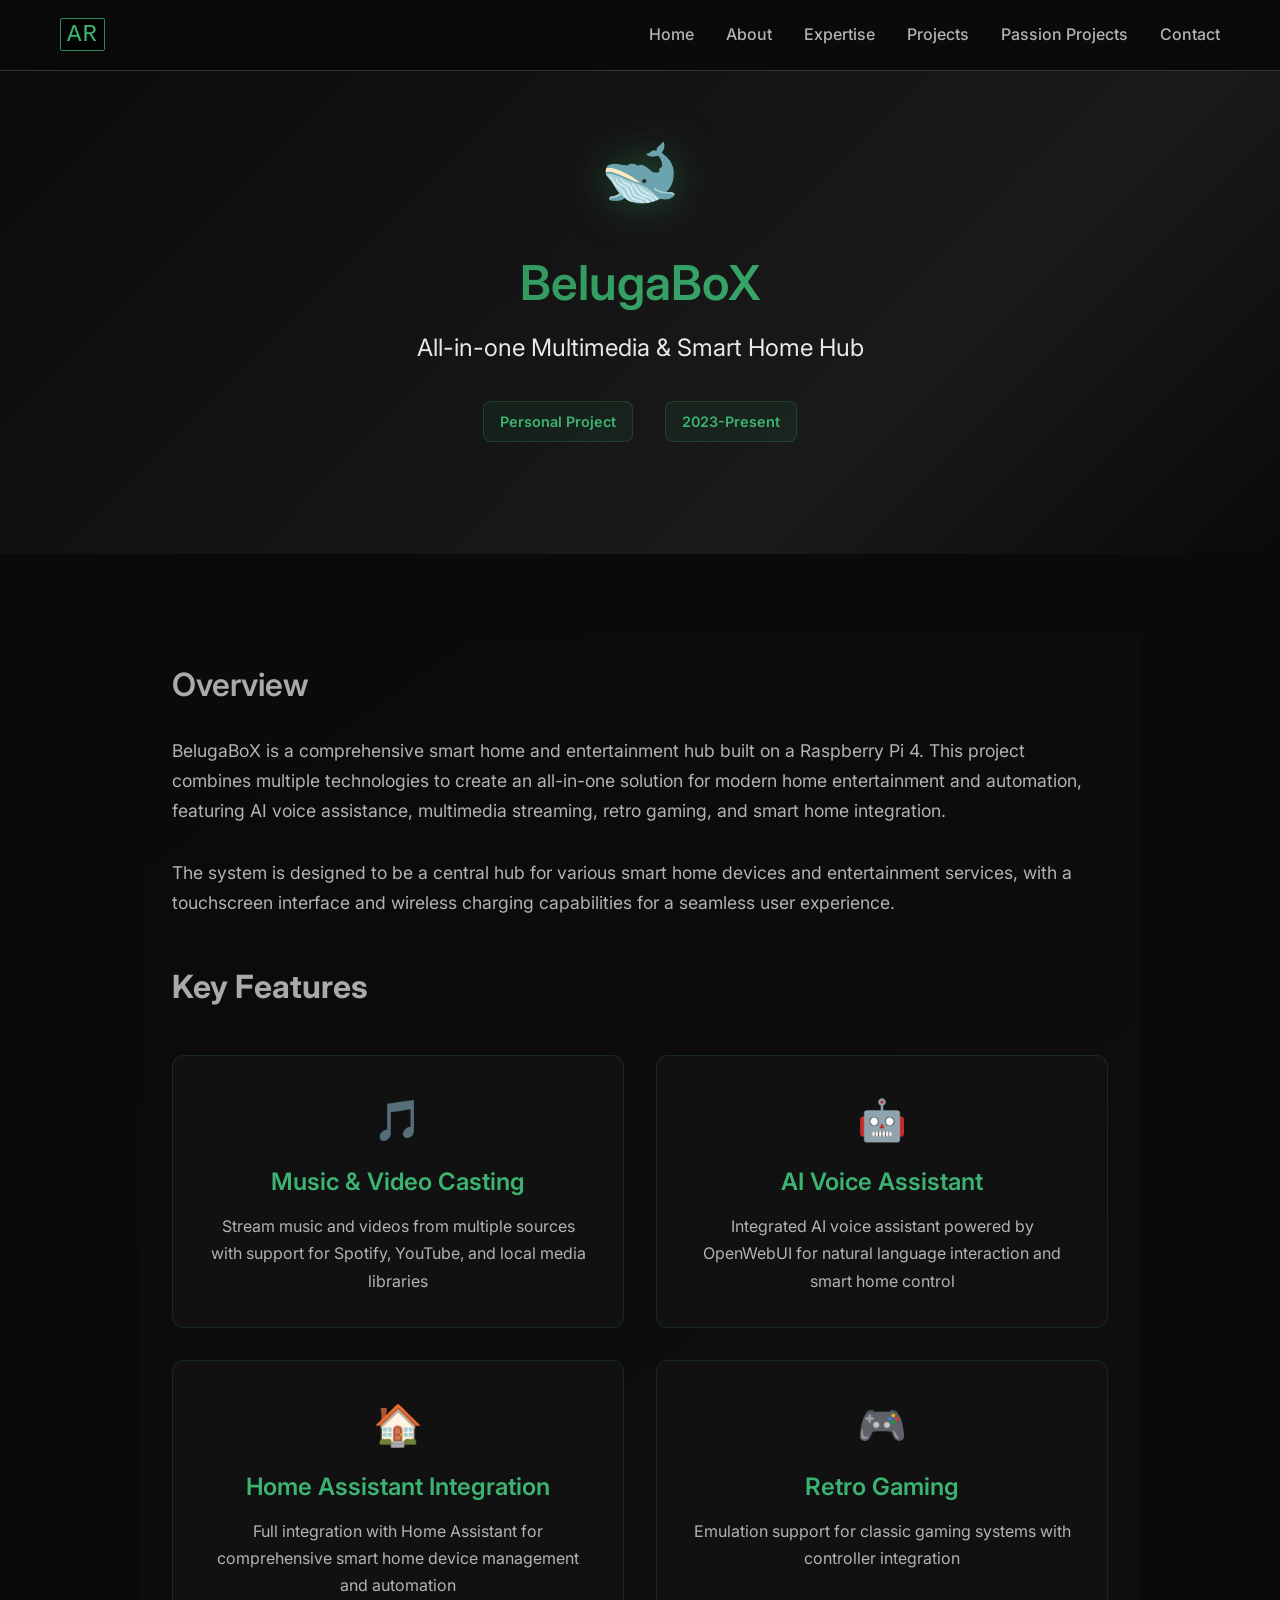
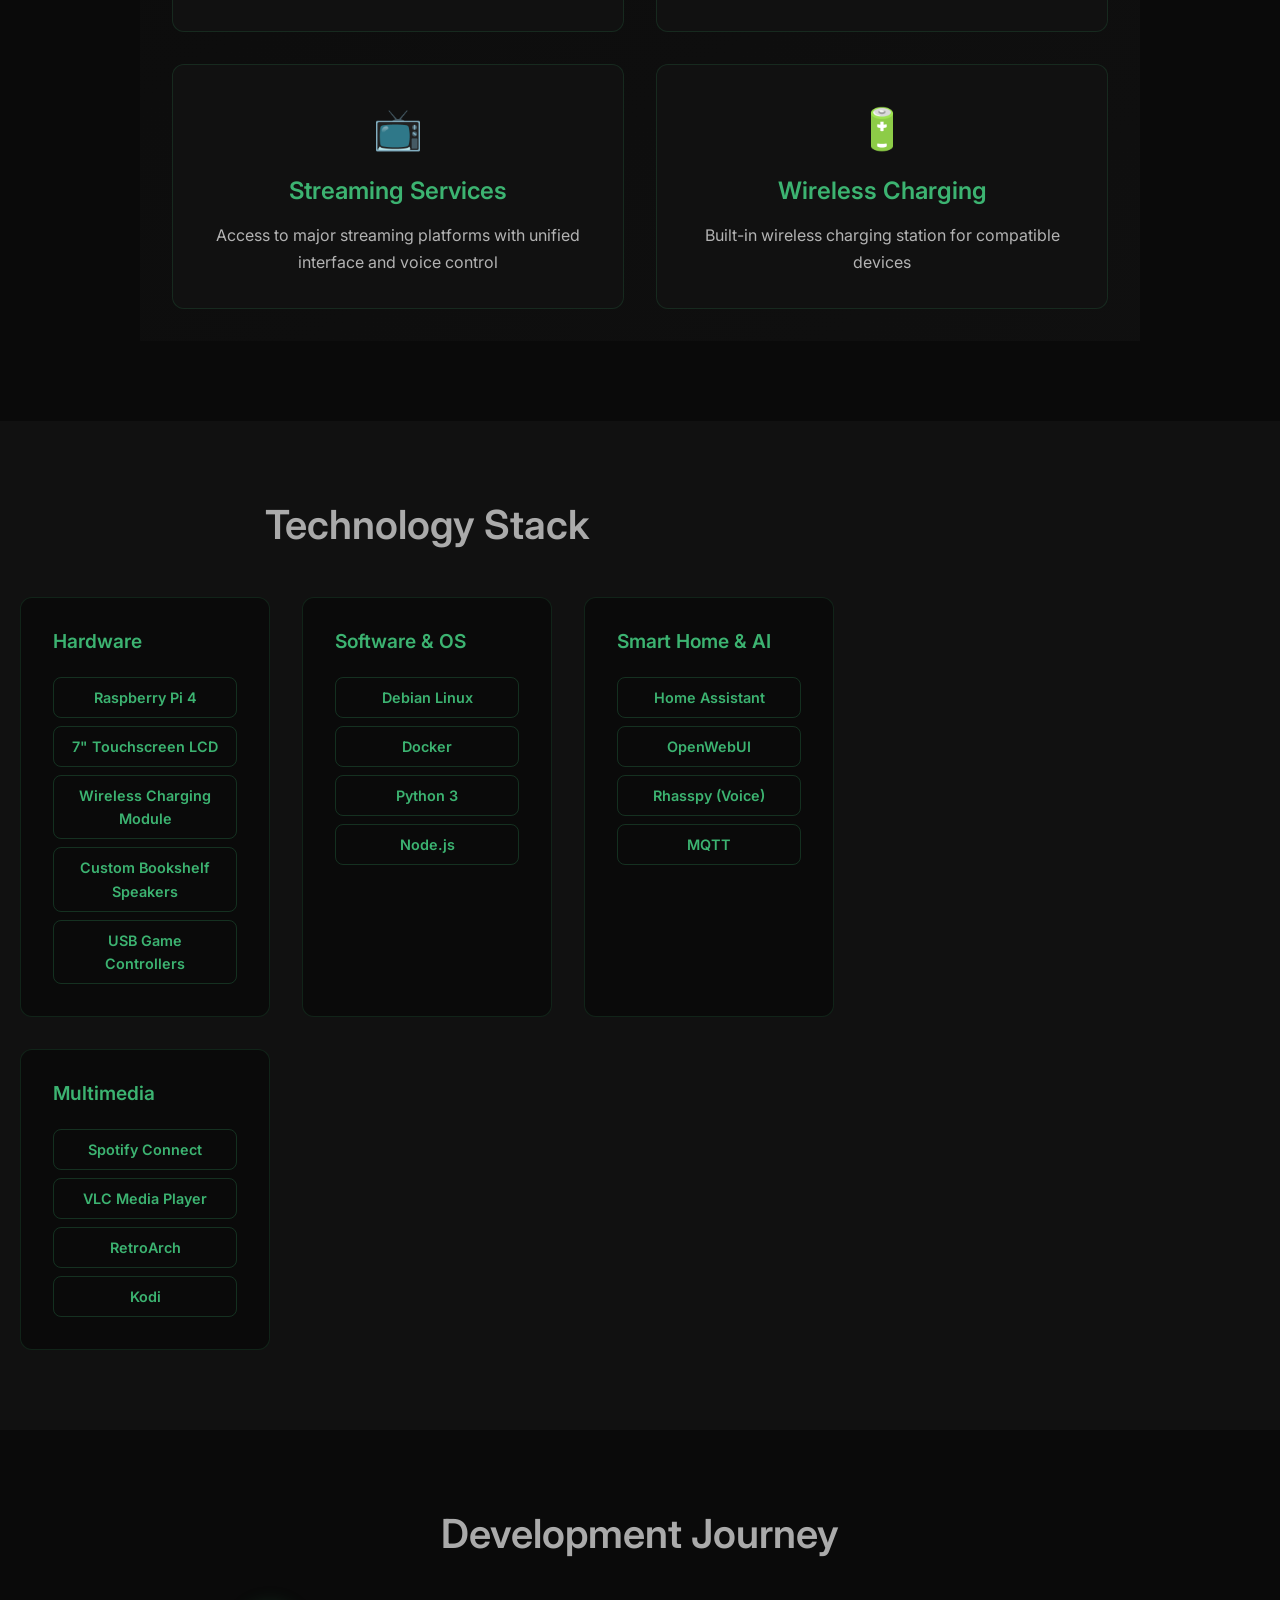
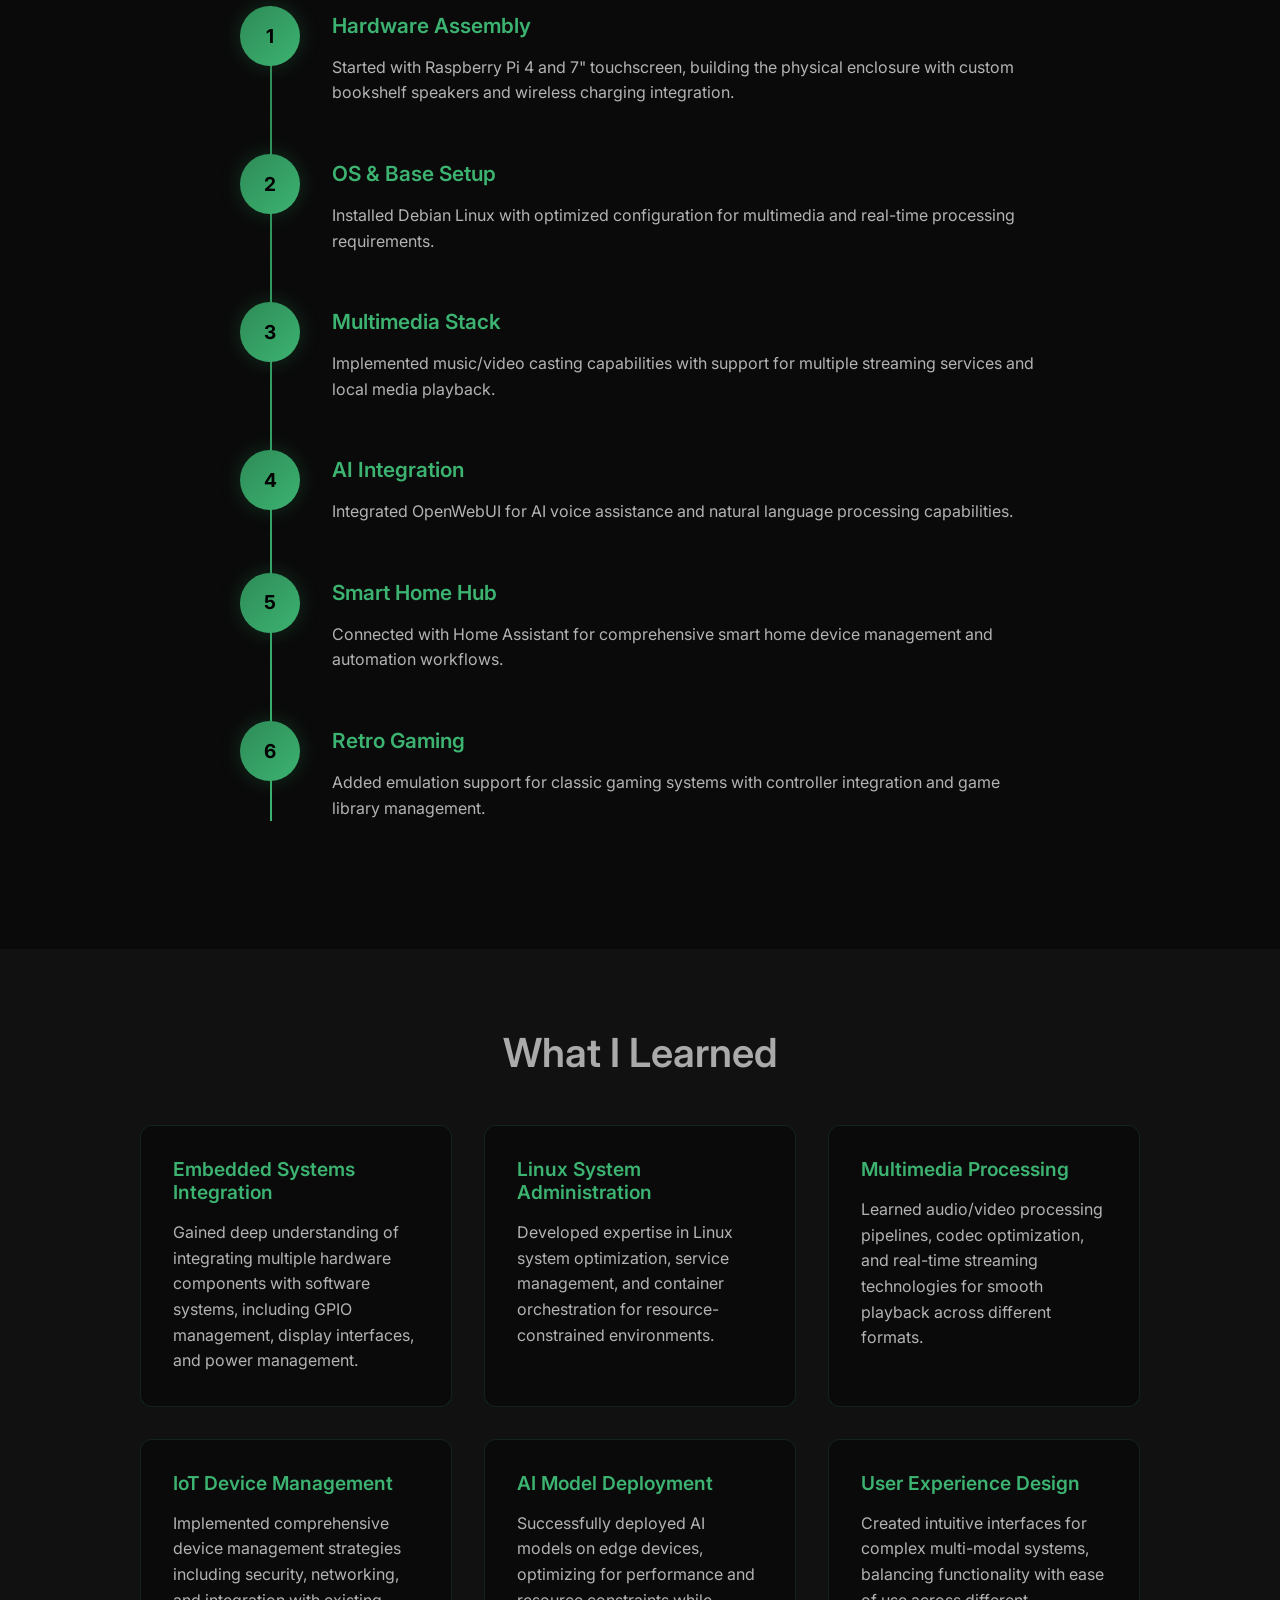
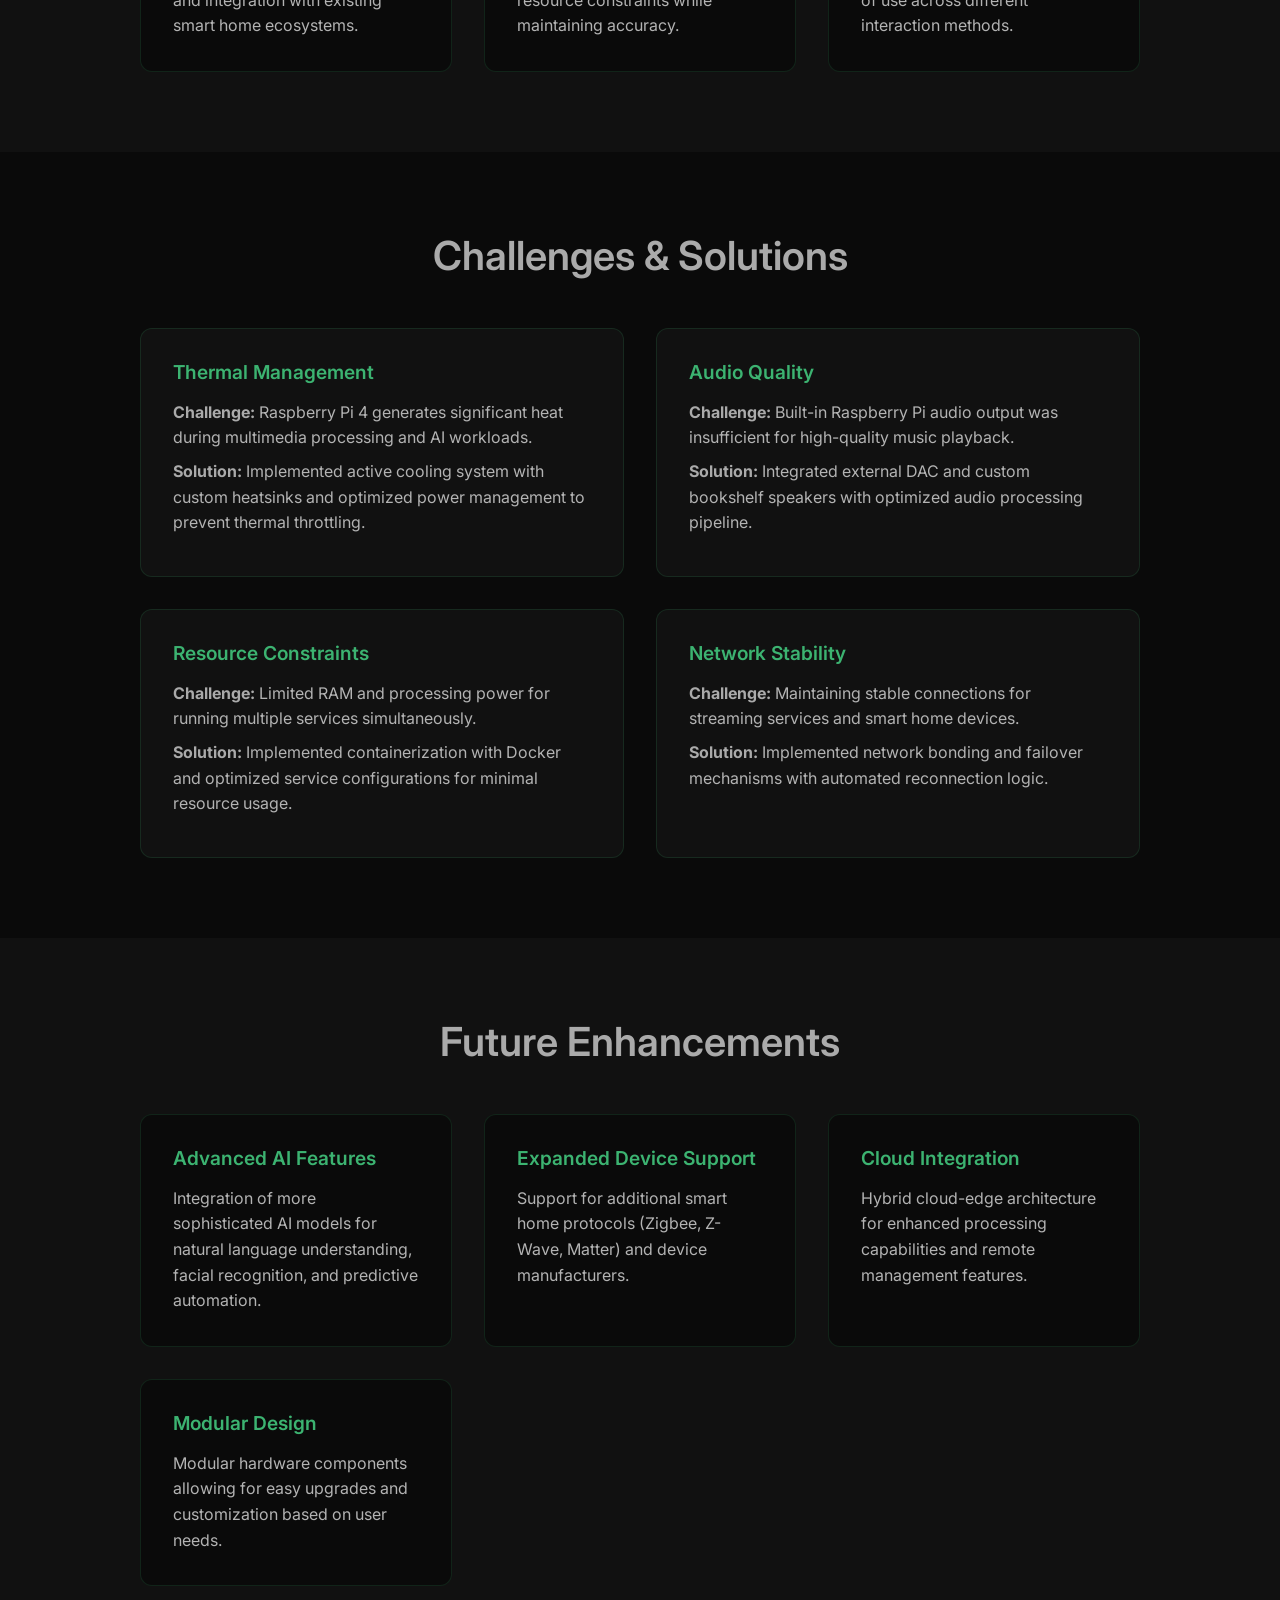
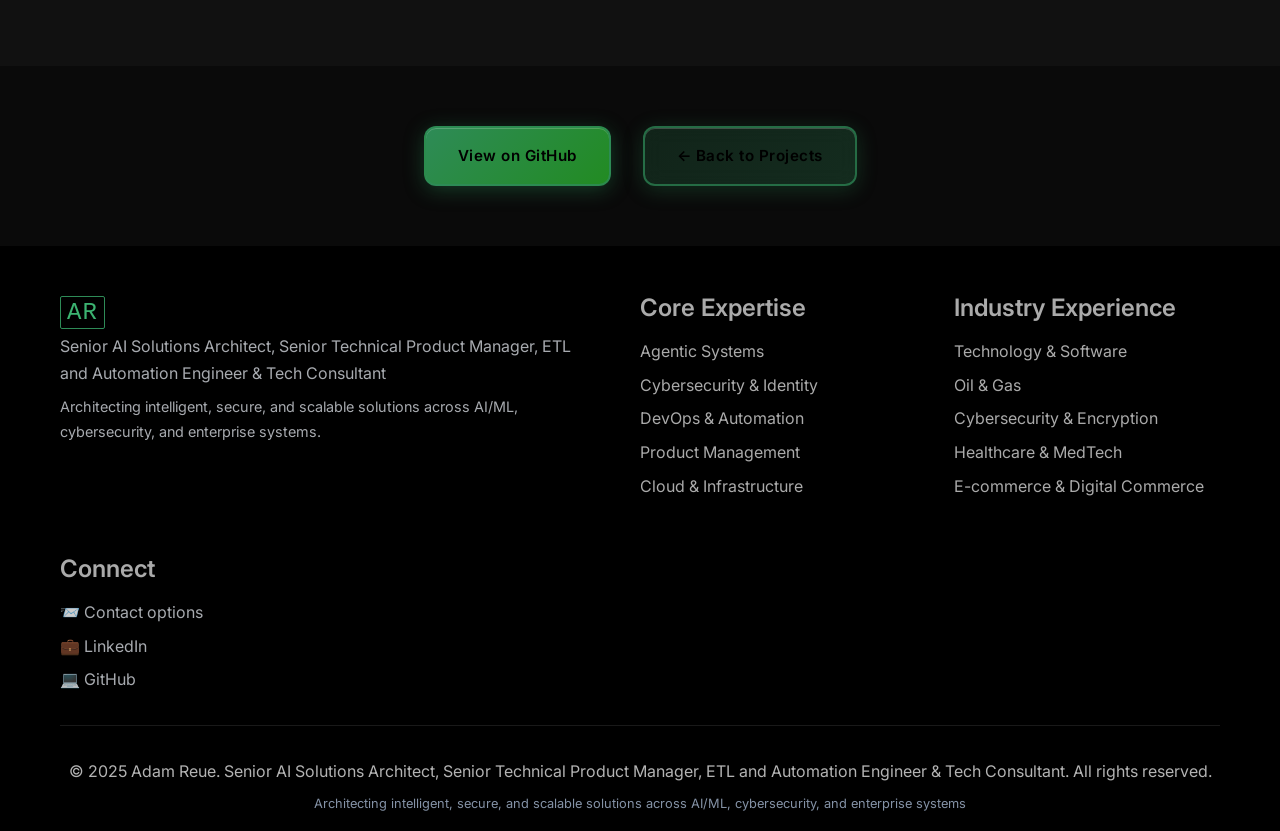
<file: projects/belugabox/index.html>
<!DOCTYPE html>
<html lang="en">
<head>
    <meta charset="UTF-8">
    <meta name="viewport" content="width=device-width, initial-scale=1.0">
    <title>BelugaBoX - Raspberry Pi Smart Home Hub | Adam Reue</title>
    <meta name="description" content="BelugaBoX: All-in-one multimedia and smart home hub built on Raspberry Pi 4 with AI voice assistant, Home Assistant integration, and retro gaming capabilities.">
    <meta name="keywords" content="Raspberry Pi, Smart Home, Home Assistant, AI Voice Assistant, Retro Gaming, Multimedia Hub">

    <!-- Open Graph -->
    <meta property="og:type" content="website">
    <meta property="og:url" content="https://mylegitches.github.io/adamreue-com/projects/belugabox/">
    <meta property="og:title" content="BelugaBoX - Raspberry Pi Smart Home Hub">
    <meta property="og:description" content="All-in-one multimedia and smart home hub with AI integration and retro gaming">

    <link rel="preconnect" href="https://fonts.googleapis.com">
    <link rel="preconnect" href="https://fonts.gstatic.com" crossorigin>
    <link href="https://fonts.googleapis.com/css2?family=Inter:wght@300;400;500;600;700&family=JetBrains+Mono:wght@400;500;600&display=swap" rel="stylesheet">
    <link rel="stylesheet" href="../../assets/css/styles.css">
    <link rel="icon" href="../../favicon.ico" sizes="any">
    <link rel="icon" href="../../favicon.svg" type="image/svg+xml">
</head>
<body>
    <!-- Navigation -->
    <nav class="navbar">
        <div class="nav-container">
            <div class="nav-logo">
                <span class="logo-text">AR</span>
            </div>
            <ul class="nav-menu">
                <li class="nav-item"><a href="../../index.html" class="nav-link">Home</a></li>
                <li class="nav-item"><a href="../../index.html#about" class="nav-link">About</a></li>
                <li class="nav-item"><a href="../../index.html#expertise" class="nav-link">Expertise</a></li>
                <li class="nav-item"><a href="../../index.html#projects" class="nav-link">Projects</a></li>
                <li class="nav-item"><a href="../../index.html#passion-projects" class="nav-link">Passion Projects</a></li>                <li class="nav-item"><a href="../../index.html#contact" class="nav-link">Contact</a></li>
            </ul>
            <div class="hamburger">
                <span></span>
                <span></span>
                <span></span>
            </div>
        </div>
    </nav>

    <!-- Project Header -->
    <section class="project-header">
        <div class="container">
            <div class="project-hero">
                <div class="project-icon-large">🐋</div>
                <h1 class="project-title">BelugaBoX</h1>
                <p class="project-subtitle">All-in-one Multimedia & Smart Home Hub</p>
                <div class="project-meta">
                    <span class="project-status">Personal Project</span>
                    <span class="project-year">2023-Present</span>
                </div>
            </div>
        </div>
    </section>

    <!-- Project Overview -->
    <section class="project-overview">
        <div class="container">
            <div class="project-content">
                <div class="project-description">
                    <h2>Overview</h2>
                    <p>BelugaBoX is a comprehensive smart home and entertainment hub built on a Raspberry Pi 4. This project combines multiple technologies to create an all-in-one solution for modern home entertainment and automation, featuring AI voice assistance, multimedia streaming, retro gaming, and smart home integration.</p>

                    <p>The system is designed to be a central hub for various smart home devices and entertainment services, with a touchscreen interface and wireless charging capabilities for a seamless user experience.</p>
                </div>

                <div class="project-features">
                    <h3>Key Features</h3>
                    <div class="features-grid">
                        <div class="feature-item">
                            <div class="feature-icon">🎵</div>
                            <h4>Music & Video Casting</h4>
                            <p>Stream music and videos from multiple sources with support for Spotify, YouTube, and local media libraries</p>
                        </div>
                        <div class="feature-item">
                            <div class="feature-icon">🤖</div>
                            <h4>AI Voice Assistant</h4>
                            <p>Integrated AI voice assistant powered by OpenWebUI for natural language interaction and smart home control</p>
                        </div>
                        <div class="feature-item">
                            <div class="feature-icon">🏠</div>
                            <h4>Home Assistant Integration</h4>
                            <p>Full integration with Home Assistant for comprehensive smart home device management and automation</p>
                        </div>
                        <div class="feature-item">
                            <div class="feature-icon">🎮</div>
                            <h4>Retro Gaming</h4>
                            <p>Emulation support for classic gaming systems with controller integration</p>
                        </div>
                        <div class="feature-item">
                            <div class="feature-icon">📺</div>
                            <h4>Streaming Services</h4>
                            <p>Access to major streaming platforms with unified interface and voice control</p>
                        </div>
                        <div class="feature-item">
                            <div class="feature-icon">🔋</div>
                            <h4>Wireless Charging</h4>
                            <p>Built-in wireless charging station for compatible devices</p>
                        </div>
                    </div>
                </div>
            </div>
        </div>
    </section>

    <!-- Tech Stack -->
    <section class="project-tech">
        <div class="container">
            <h2>Technology Stack</h2>
            <div class="tech-stack-grid">
                <div class="tech-category">
                    <h3>Hardware</h3>
                    <div class="tech-items">
                        <span class="tech-item">Raspberry Pi 4</span>
                        <span class="tech-item">7" Touchscreen LCD</span>
                        <span class="tech-item">Wireless Charging Module</span>
                        <span class="tech-item">Custom Bookshelf Speakers</span>
                        <span class="tech-item">USB Game Controllers</span>
                    </div>
                </div>

                <div class="tech-category">
                    <h3>Software & OS</h3>
                    <div class="tech-items">
                        <span class="tech-item">Debian Linux</span>
                        <span class="tech-item">Docker</span>
                        <span class="tech-item">Python 3</span>
                        <span class="tech-item">Node.js</span>
                    </div>
                </div>

                <div class="tech-category">
                    <h3>Smart Home & AI</h3>
                    <div class="tech-items">
                        <span class="tech-item">Home Assistant</span>
                        <span class="tech-item">OpenWebUI</span>
                        <span class="tech-item">Rhasspy (Voice)</span>
                        <span class="tech-item">MQTT</span>
                    </div>
                </div>

                <div class="tech-category">
                    <h3>Multimedia</h3>
                    <div class="tech-items">
                        <span class="tech-item">Spotify Connect</span>
                        <span class="tech-item">VLC Media Player</span>
                        <span class="tech-item">RetroArch</span>
                        <span class="tech-item">Kodi</span>
                    </div>
                </div>
            </div>
        </div>
    </section>

    <!-- Development Journey -->
    <section class="project-journey">
        <div class="container">
            <h2>Development Journey</h2>
            <div class="journey-timeline">
                <div class="journey-item">
                    <div class="journey-marker">1</div>
                    <div class="journey-content">
                        <h3>Hardware Assembly</h3>
                        <p>Started with Raspberry Pi 4 and 7" touchscreen, building the physical enclosure with custom bookshelf speakers and wireless charging integration.</p>
                    </div>
                </div>

                <div class="journey-item">
                    <div class="journey-marker">2</div>
                    <div class="journey-content">
                        <h3>OS & Base Setup</h3>
                        <p>Installed Debian Linux with optimized configuration for multimedia and real-time processing requirements.</p>
                    </div>
                </div>

                <div class="journey-item">
                    <div class="journey-marker">3</div>
                    <div class="journey-content">
                        <h3>Multimedia Stack</h3>
                        <p>Implemented music/video casting capabilities with support for multiple streaming services and local media playback.</p>
                    </div>
                </div>

                <div class="journey-item">
                    <div class="journey-marker">4</div>
                    <div class="journey-content">
                        <h3>AI Integration</h3>
                        <p>Integrated OpenWebUI for AI voice assistance and natural language processing capabilities.</p>
                    </div>
                </div>

                <div class="journey-item">
                    <div class="journey-marker">5</div>
                    <div class="journey-content">
                        <h3>Smart Home Hub</h3>
                        <p>Connected with Home Assistant for comprehensive smart home device management and automation workflows.</p>
                    </div>
                </div>

                <div class="journey-item">
                    <div class="journey-marker">6</div>
                    <div class="journey-content">
                        <h3>Retro Gaming</h3>
                        <p>Added emulation support for classic gaming systems with controller integration and game library management.</p>
                    </div>
                </div>
            </div>
        </div>
    </section>

    <!-- What I Learned -->
    <section class="project-learnings">
        <div class="container">
            <h2>What I Learned</h2>
            <div class="learnings-grid">
                <div class="learning-item">
                    <h3>Embedded Systems Integration</h3>
                    <p>Gained deep understanding of integrating multiple hardware components with software systems, including GPIO management, display interfaces, and power management.</p>
                </div>

                <div class="learning-item">
                    <h3>Linux System Administration</h3>
                    <p>Developed expertise in Linux system optimization, service management, and container orchestration for resource-constrained environments.</p>
                </div>

                <div class="learning-item">
                    <h3>Multimedia Processing</h3>
                    <p>Learned audio/video processing pipelines, codec optimization, and real-time streaming technologies for smooth playback across different formats.</p>
                </div>

                <div class="learning-item">
                    <h3>IoT Device Management</h3>
                    <p>Implemented comprehensive device management strategies including security, networking, and integration with existing smart home ecosystems.</p>
                </div>

                <div class="learning-item">
                    <h3>AI Model Deployment</h3>
                    <p>Successfully deployed AI models on edge devices, optimizing for performance and resource constraints while maintaining accuracy.</p>
                </div>

                <div class="learning-item">
                    <h3>User Experience Design</h3>
                    <p>Created intuitive interfaces for complex multi-modal systems, balancing functionality with ease of use across different interaction methods.</p>
                </div>
            </div>
        </div>
    </section>

    <!-- Challenges & Solutions -->
    <section class="project-challenges">
        <div class="container">
            <h2>Challenges & Solutions</h2>
            <div class="challenges-grid">
                <div class="challenge-item">
                    <h3>Thermal Management</h3>
                    <p><strong>Challenge:</strong> Raspberry Pi 4 generates significant heat during multimedia processing and AI workloads.</p>
                    <p><strong>Solution:</strong> Implemented active cooling system with custom heatsinks and optimized power management to prevent thermal throttling.</p>
                </div>

                <div class="challenge-item">
                    <h3>Audio Quality</h3>
                    <p><strong>Challenge:</strong> Built-in Raspberry Pi audio output was insufficient for high-quality music playback.</p>
                    <p><strong>Solution:</strong> Integrated external DAC and custom bookshelf speakers with optimized audio processing pipeline.</p>
                </div>

                <div class="challenge-item">
                    <h3>Resource Constraints</h3>
                    <p><strong>Challenge:</strong> Limited RAM and processing power for running multiple services simultaneously.</p>
                    <p><strong>Solution:</strong> Implemented containerization with Docker and optimized service configurations for minimal resource usage.</p>
                </div>

                <div class="challenge-item">
                    <h3>Network Stability</h3>
                    <p><strong>Challenge:</strong> Maintaining stable connections for streaming services and smart home devices.</p>
                    <p><strong>Solution:</strong> Implemented network bonding and failover mechanisms with automated reconnection logic.</p>
                </div>
            </div>
        </div>
    </section>

    <!-- Future Plans -->
    <section class="project-future">
        <div class="container">
            <h2>Future Enhancements</h2>
            <div class="future-plans">
                <div class="future-item">
                    <h3>Advanced AI Features</h3>
                    <p>Integration of more sophisticated AI models for natural language understanding, facial recognition, and predictive automation.</p>
                </div>

                <div class="future-item">
                    <h3>Expanded Device Support</h3>
                    <p>Support for additional smart home protocols (Zigbee, Z-Wave, Matter) and device manufacturers.</p>
                </div>

                <div class="future-item">
                    <h3>Cloud Integration</h3>
                    <p>Hybrid cloud-edge architecture for enhanced processing capabilities and remote management features.</p>
                </div>

                <div class="future-item">
                    <h3>Modular Design</h3>
                    <p>Modular hardware components allowing for easy upgrades and customization based on user needs.</p>
                </div>
            </div>
        </div>
    </section>

    <!-- Project Links -->
    <section class="project-links-section">
        <div class="container">
            <div class="project-actions">
                <a href="https://github.com/mylegitches/BelugaBoX" class="btn btn-primary" target="_blank">
                    View on GitHub
                </a>
                <a href="../../index.html#passion-projects" class="btn btn-secondary">
                    ← Back to Projects
                </a>
            </div>
        </div>
    </section>

    <!-- Footer -->
    <footer class="footer">
        <div class="container">
            <div class="footer-content">
                <div class="footer-section">
                    <div class="footer-logo">
                        <span class="logo-text">AR</span>
                        <p>Senior AI Solutions Architect, Senior Technical Product Manager, ETL and Automation Engineer & Tech Consultant</p>
                        <p class="footer-tagline">Architecting intelligent, secure, and scalable solutions across AI/ML, cybersecurity, and enterprise systems.</p>
                    </div>
                </div>
                <div class="footer-section">
                    <h4>Core Expertise</h4>
                    <ul class="footer-links">
                        <li>Agentic Systems</li>
                        <li>Cybersecurity & Identity</li>
                        <li>DevOps & Automation</li>
                        <li>Product Management</li>
                        <li>Cloud & Infrastructure</li>
                    </ul>
                </div>
                <div class="footer-section">
                    <h4>Industry Experience</h4>
                    <ul class="footer-links">
                        <li>Technology & Software</li>
                        <li>Oil & Gas</li>
                        <li>Cybersecurity & Encryption</li>
                        <li>Healthcare & MedTech</li>
                        <li>E-commerce & Digital Commerce</li>
                    </ul>
                </div>
                <div class="footer-section">
                    <h4>Connect</h4>
                    <div class="social-links">
                        <a href="../../index.html#contact" class="social-link">📨 Contact options</a>
                        <a href="https://www.linkedin.com/in/adam-reue/" class="social-link">💼 LinkedIn</a>
                        <a href="https://github.com/mylegitches" class="social-link">💻 GitHub</a>
                    </div>
                </div>
            </div>
            <div class="footer-bottom">
                <p>&copy; 2025 Adam Reue. Senior AI Solutions Architect, Senior Technical Product Manager, ETL and Automation Engineer & Tech Consultant. All rights reserved.</p>
                <p class="footer-disclaimer">Architecting intelligent, secure, and scalable solutions across AI/ML, cybersecurity, and enterprise systems</p>
            </div>
        </div>
    </footer>

    <script src="../../assets/js/script.js"></script>
</body>
</html>
</file>
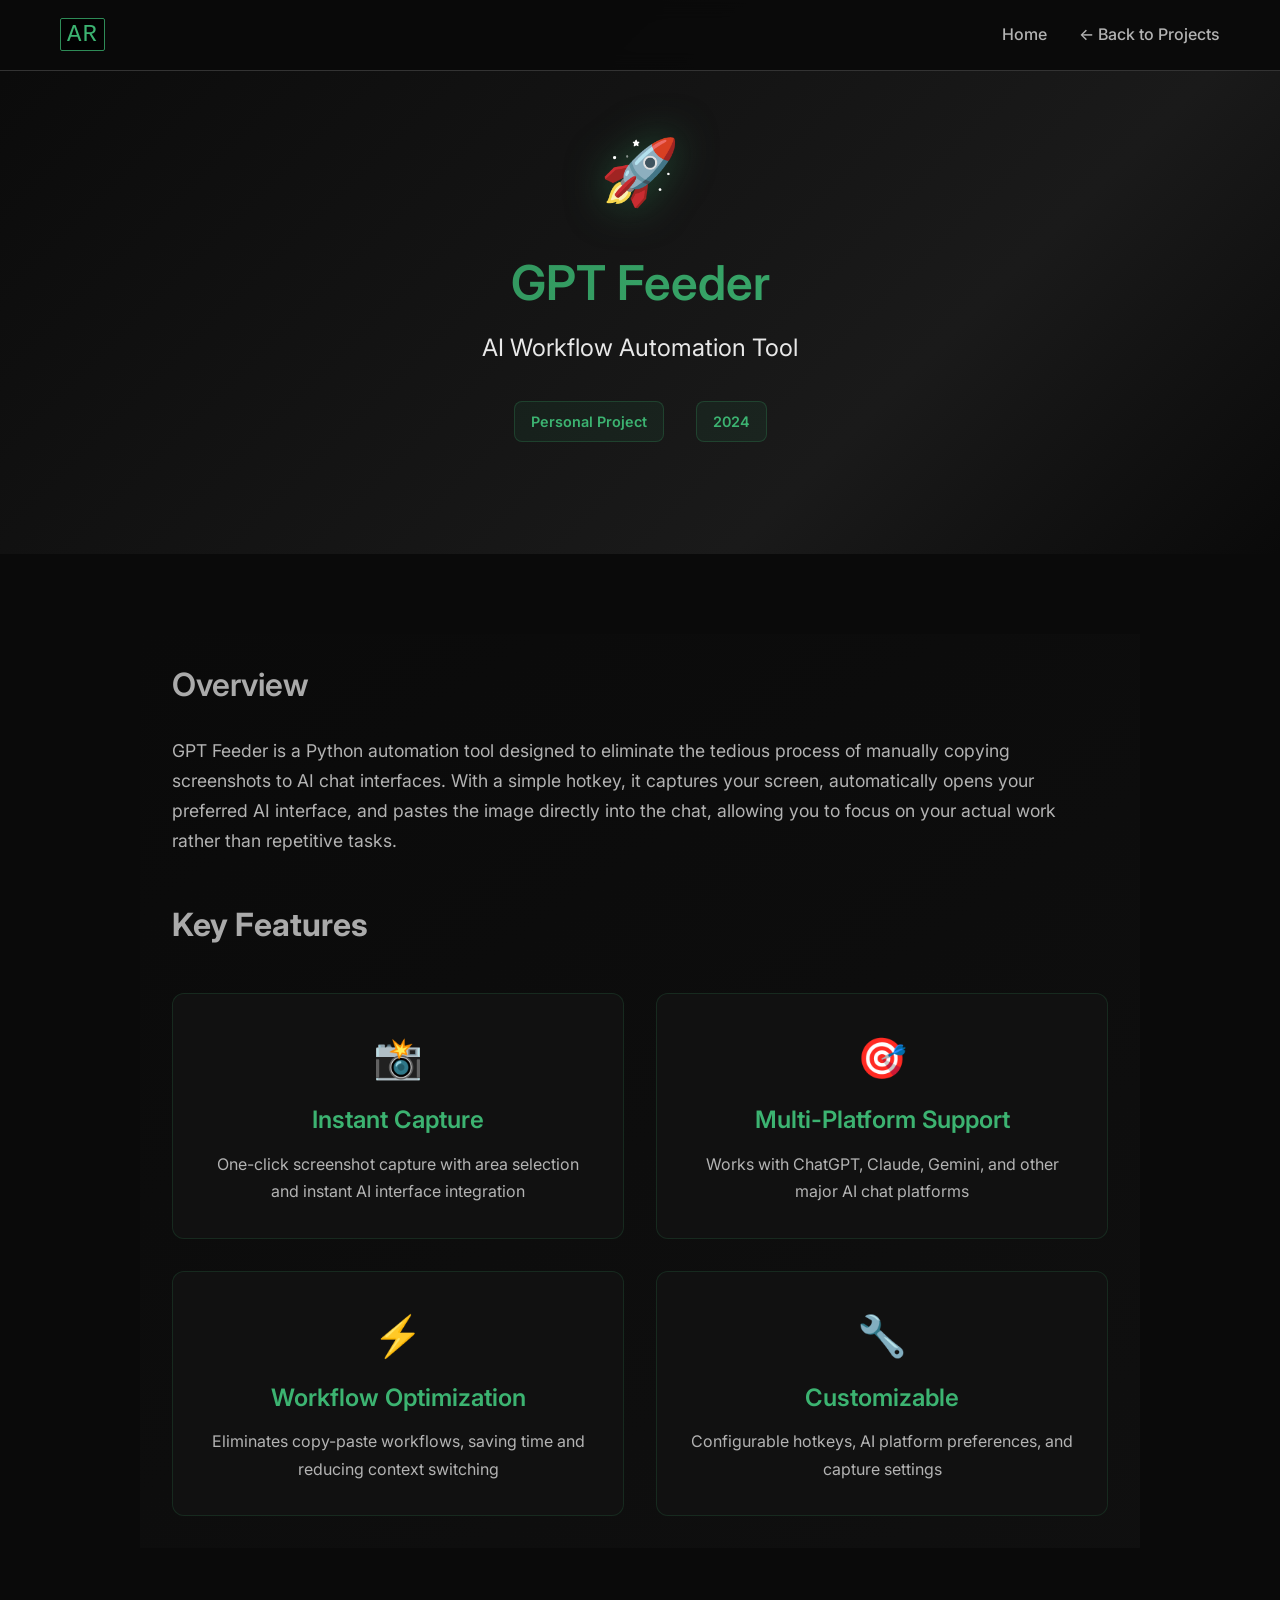
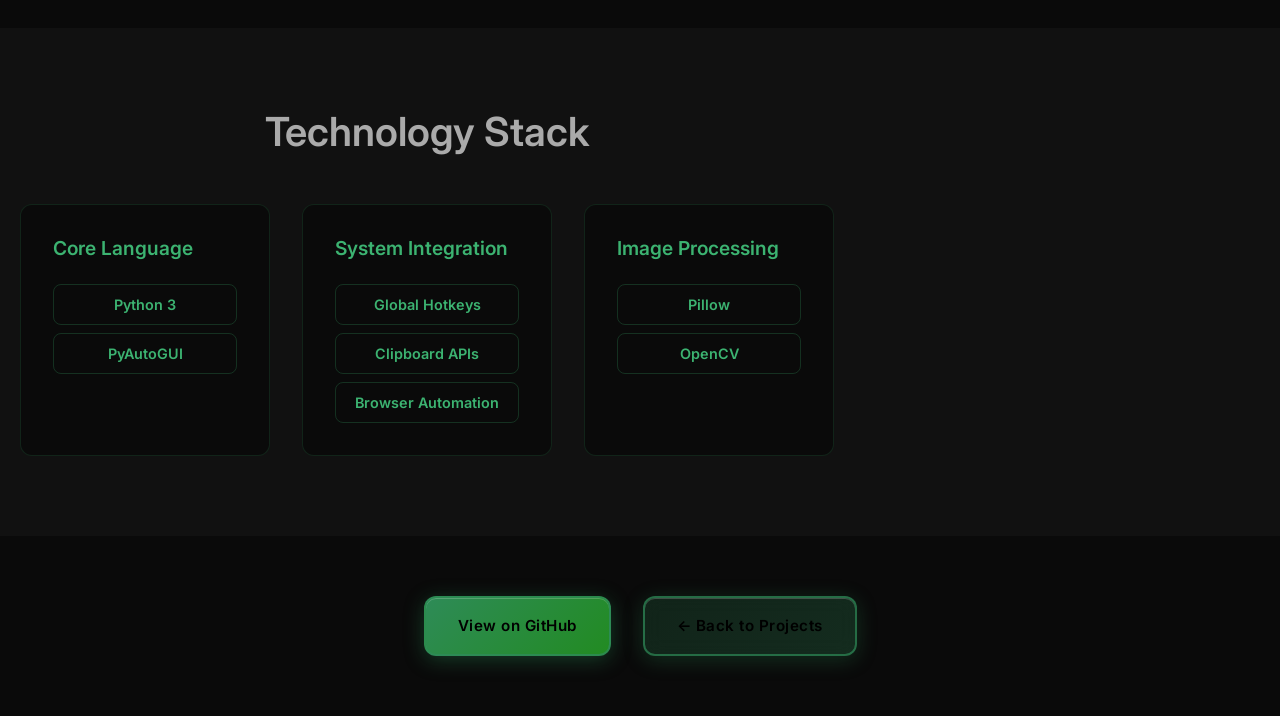
<file: projects/gpt-feeder/index.html>
<!DOCTYPE html>
<html lang="en">
<head>
    <meta charset="UTF-8">
    <meta name="viewport" content="width=device-width, initial-scale=1.0">
    <title>GPT Feeder - AI Workflow Automation | Adam Reue</title>
    <meta name="description" content="GPT Feeder: Python automation tool that captures screenshots and instantly feeds them to AI chat interfaces, eliminating manual copy-paste workflows.">
    <meta name="keywords" content="Python, Automation, Screen Capture, AI Integration, Workflow Optimization">

    <link rel="preconnect" href="https://fonts.googleapis.com">
    <link rel="preconnect" href="https://fonts.gstatic.com" crossorigin>
    <link href="https://fonts.googleapis.com/css2?family=Inter:wght@300;400;500;600;700&family=JetBrains+Mono:wght@400;500;600&display=swap" rel="stylesheet">
    <link rel="stylesheet" href="../../assets/css/styles.css">
    <link rel="icon" href="../../favicon.ico" sizes="any">
    <link rel="icon" href="../../favicon.svg" type="image/svg+xml">
</head>
<body>
    <nav class="navbar">
        <div class="nav-container">
            <div class="nav-logo">
                <span class="logo-text">AR</span>
            </div>
            <ul class="nav-menu">
                <li class="nav-item"><a href="../../index.html" class="nav-link">Home</a></li>
                <li class="nav-item"><a href="../../index.html#passion-projects" class="nav-link">← Back to Projects</a></li>
            </ul>
        </div>
    </nav>

    <section class="project-header">
        <div class="container">
            <div class="project-hero">
                <div class="project-icon-large">🚀</div>
                <h1 class="project-title">GPT Feeder</h1>
                <p class="project-subtitle">AI Workflow Automation Tool</p>
                <div class="project-meta">
                    <span class="project-status">Personal Project</span>
                    <span class="project-year">2024</span>
                </div>
            </div>
        </div>
    </section>

    <section class="project-overview">
        <div class="container">
            <div class="project-content">
                <div class="project-description">
                    <h2>Overview</h2>
                    <p>GPT Feeder is a Python automation tool designed to eliminate the tedious process of manually copying screenshots to AI chat interfaces. With a simple hotkey, it captures your screen, automatically opens your preferred AI interface, and pastes the image directly into the chat, allowing you to focus on your actual work rather than repetitive tasks.</p>
                </div>

                <div class="project-features">
                    <h3>Key Features</h3>
                    <div class="features-grid">
                        <div class="feature-item">
                            <div class="feature-icon">📸</div>
                            <h4>Instant Capture</h4>
                            <p>One-click screenshot capture with area selection and instant AI interface integration</p>
                        </div>
                        <div class="feature-item">
                            <div class="feature-icon">🎯</div>
                            <h4>Multi-Platform Support</h4>
                            <p>Works with ChatGPT, Claude, Gemini, and other major AI chat platforms</p>
                        </div>
                        <div class="feature-item">
                            <div class="feature-icon">⚡</div>
                            <h4>Workflow Optimization</h4>
                            <p>Eliminates copy-paste workflows, saving time and reducing context switching</p>
                        </div>
                        <div class="feature-item">
                            <div class="feature-icon">🔧</div>
                            <h4>Customizable</h4>
                            <p>Configurable hotkeys, AI platform preferences, and capture settings</p>
                        </div>
                    </div>
                </div>
            </div>
        </div>
    </section>

    <section class="project-tech">
        <div class="container">
            <h2>Technology Stack</h2>
            <div class="tech-stack-grid">
                <div class="tech-category">
                    <h3>Core Language</h3>
                    <div class="tech-items">
                        <span class="tech-item">Python 3</span>
                        <span class="tech-item">PyAutoGUI</span>
                    </div>
                </div>
                <div class="tech-category">
                    <h3>System Integration</h3>
                    <div class="tech-items">
                        <span class="tech-item">Global Hotkeys</span>
                        <span class="tech-item">Clipboard APIs</span>
                        <span class="tech-item">Browser Automation</span>
                    </div>
                </div>
                <div class="tech-category">
                    <h3>Image Processing</h3>
                    <div class="tech-items">
                        <span class="tech-item">Pillow</span>
                        <span class="tech-item">OpenCV</span>
                    </div>
                </div>
            </div>
        </div>
    </section>

    <section class="project-links-section">
        <div class="container">
            <div class="project-actions">
                <a href="https://github.com/mylegitches/gpt-feeder" class="btn btn-primary" target="_blank">
                    View on GitHub
                </a>
                <a href="../../index.html#passion-projects" class="btn btn-secondary">
                    ← Back to Projects
                </a>
            </div>
        </div>
    </section>

    <script src="../../assets/js/script.js"></script>
</body>
</html>
</file>
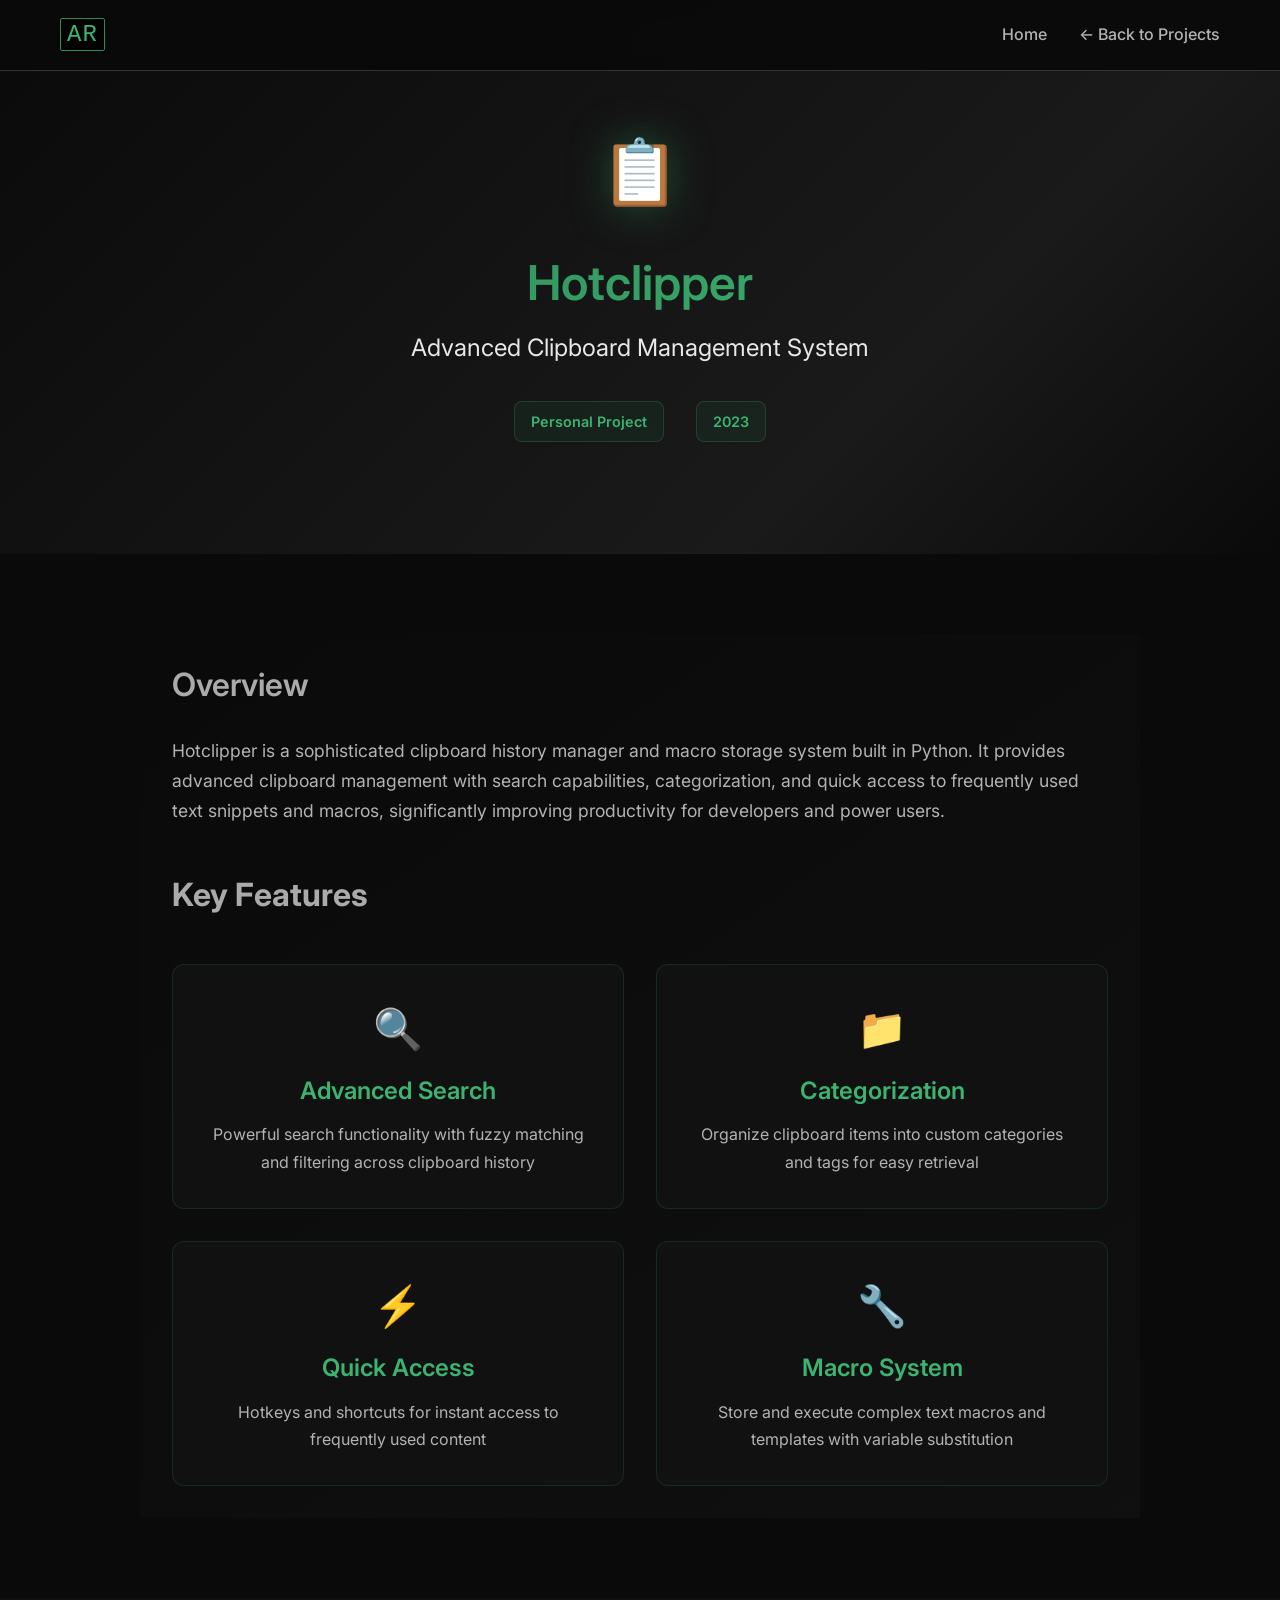
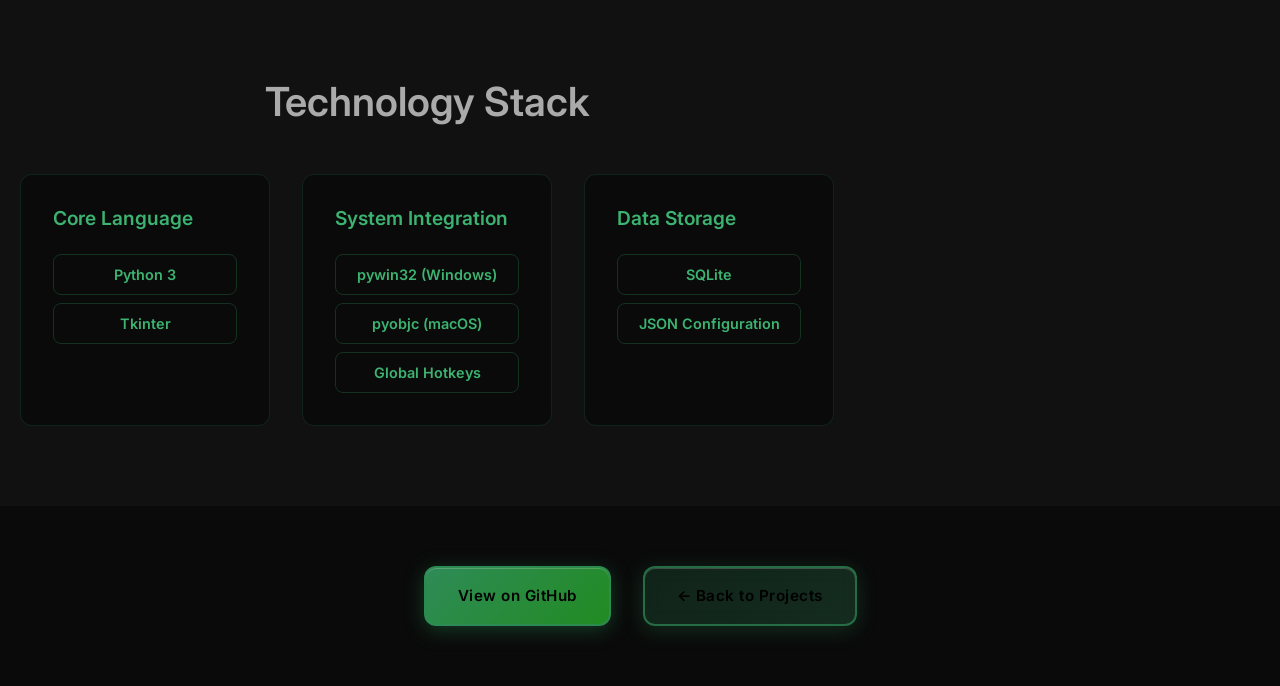
<file: projects/hotclipper/index.html>
<!DOCTYPE html>
<html lang="en">
<head>
    <meta charset="UTF-8">
    <meta name="viewport" content="width=device-width, initial-scale=1.0">
    <title>Hotclipper - Advanced Clipboard Manager | Adam Reue</title>
    <meta name="description" content="Hotclipper: Powerful clipboard history enhancement and macro storage system built in Python for productivity and workflow optimization.">
    <meta name="keywords" content="Python, Clipboard Management, Productivity, System Integration, Desktop App">

    <link rel="preconnect" href="https://fonts.googleapis.com">
    <link rel="preconnect" href="https://fonts.gstatic.com" crossorigin>
    <link href="https://fonts.googleapis.com/css2?family=Inter:wght@300;400;500;600;700&family=JetBrains+Mono:wght@400;500;600&display=swap" rel="stylesheet">
    <link rel="stylesheet" href="../../assets/css/styles.css">
    <link rel="icon" href="../../favicon.ico" sizes="any">
    <link rel="icon" href="../../favicon.svg" type="image/svg+xml">
</head>
<body>
    <nav class="navbar">
        <div class="nav-container">
            <div class="nav-logo">
                <span class="logo-text">AR</span>
            </div>
            <ul class="nav-menu">
                <li class="nav-item"><a href="../../index.html" class="nav-link">Home</a></li>
                <li class="nav-item"><a href="../../index.html#passion-projects" class="nav-link">← Back to Projects</a></li>
            </ul>
        </div>
    </nav>

    <section class="project-header">
        <div class="container">
            <div class="project-hero">
                <div class="project-icon-large">📋</div>
                <h1 class="project-title">Hotclipper</h1>
                <p class="project-subtitle">Advanced Clipboard Management System</p>
                <div class="project-meta">
                    <span class="project-status">Personal Project</span>
                    <span class="project-year">2023</span>
                </div>
            </div>
        </div>
    </section>

    <section class="project-overview">
        <div class="container">
            <div class="project-content">
                <div class="project-description">
                    <h2>Overview</h2>
                    <p>Hotclipper is a sophisticated clipboard history manager and macro storage system built in Python. It provides advanced clipboard management with search capabilities, categorization, and quick access to frequently used text snippets and macros, significantly improving productivity for developers and power users.</p>
                </div>

                <div class="project-features">
                    <h3>Key Features</h3>
                    <div class="features-grid">
                        <div class="feature-item">
                            <div class="feature-icon">🔍</div>
                            <h4>Advanced Search</h4>
                            <p>Powerful search functionality with fuzzy matching and filtering across clipboard history</p>
                        </div>
                        <div class="feature-item">
                            <div class="feature-icon">📁</div>
                            <h4>Categorization</h4>
                            <p>Organize clipboard items into custom categories and tags for easy retrieval</p>
                        </div>
                        <div class="feature-item">
                            <div class="feature-icon">⚡</div>
                            <h4>Quick Access</h4>
                            <p>Hotkeys and shortcuts for instant access to frequently used content</p>
                        </div>
                        <div class="feature-item">
                            <div class="feature-icon">🔧</div>
                            <h4>Macro System</h4>
                            <p>Store and execute complex text macros and templates with variable substitution</p>
                        </div>
                    </div>
                </div>
            </div>
        </div>
    </section>

    <section class="project-tech">
        <div class="container">
            <h2>Technology Stack</h2>
            <div class="tech-stack-grid">
                <div class="tech-category">
                    <h3>Core Language</h3>
                    <div class="tech-items">
                        <span class="tech-item">Python 3</span>
                        <span class="tech-item">Tkinter</span>
                    </div>
                </div>
                <div class="tech-category">
                    <h3>System Integration</h3>
                    <div class="tech-items">
                        <span class="tech-item">pywin32 (Windows)</span>
                        <span class="tech-item">pyobjc (macOS)</span>
                        <span class="tech-item">Global Hotkeys</span>
                    </div>
                </div>
                <div class="tech-category">
                    <h3>Data Storage</h3>
                    <div class="tech-items">
                        <span class="tech-item">SQLite</span>
                        <span class="tech-item">JSON Configuration</span>
                    </div>
                </div>
            </div>
        </div>
    </section>

    <section class="project-links-section">
        <div class="container">
            <div class="project-actions">
                <a href="https://github.com/mylegitches/hotclipper" class="btn btn-primary" target="_blank">
                    View on GitHub
                </a>
                <a href="../../index.html#passion-projects" class="btn btn-secondary">
                    ← Back to Projects
                </a>
            </div>
        </div>
    </section>

    <script src="../../assets/js/script.js"></script>
</body>
</html>
</file>
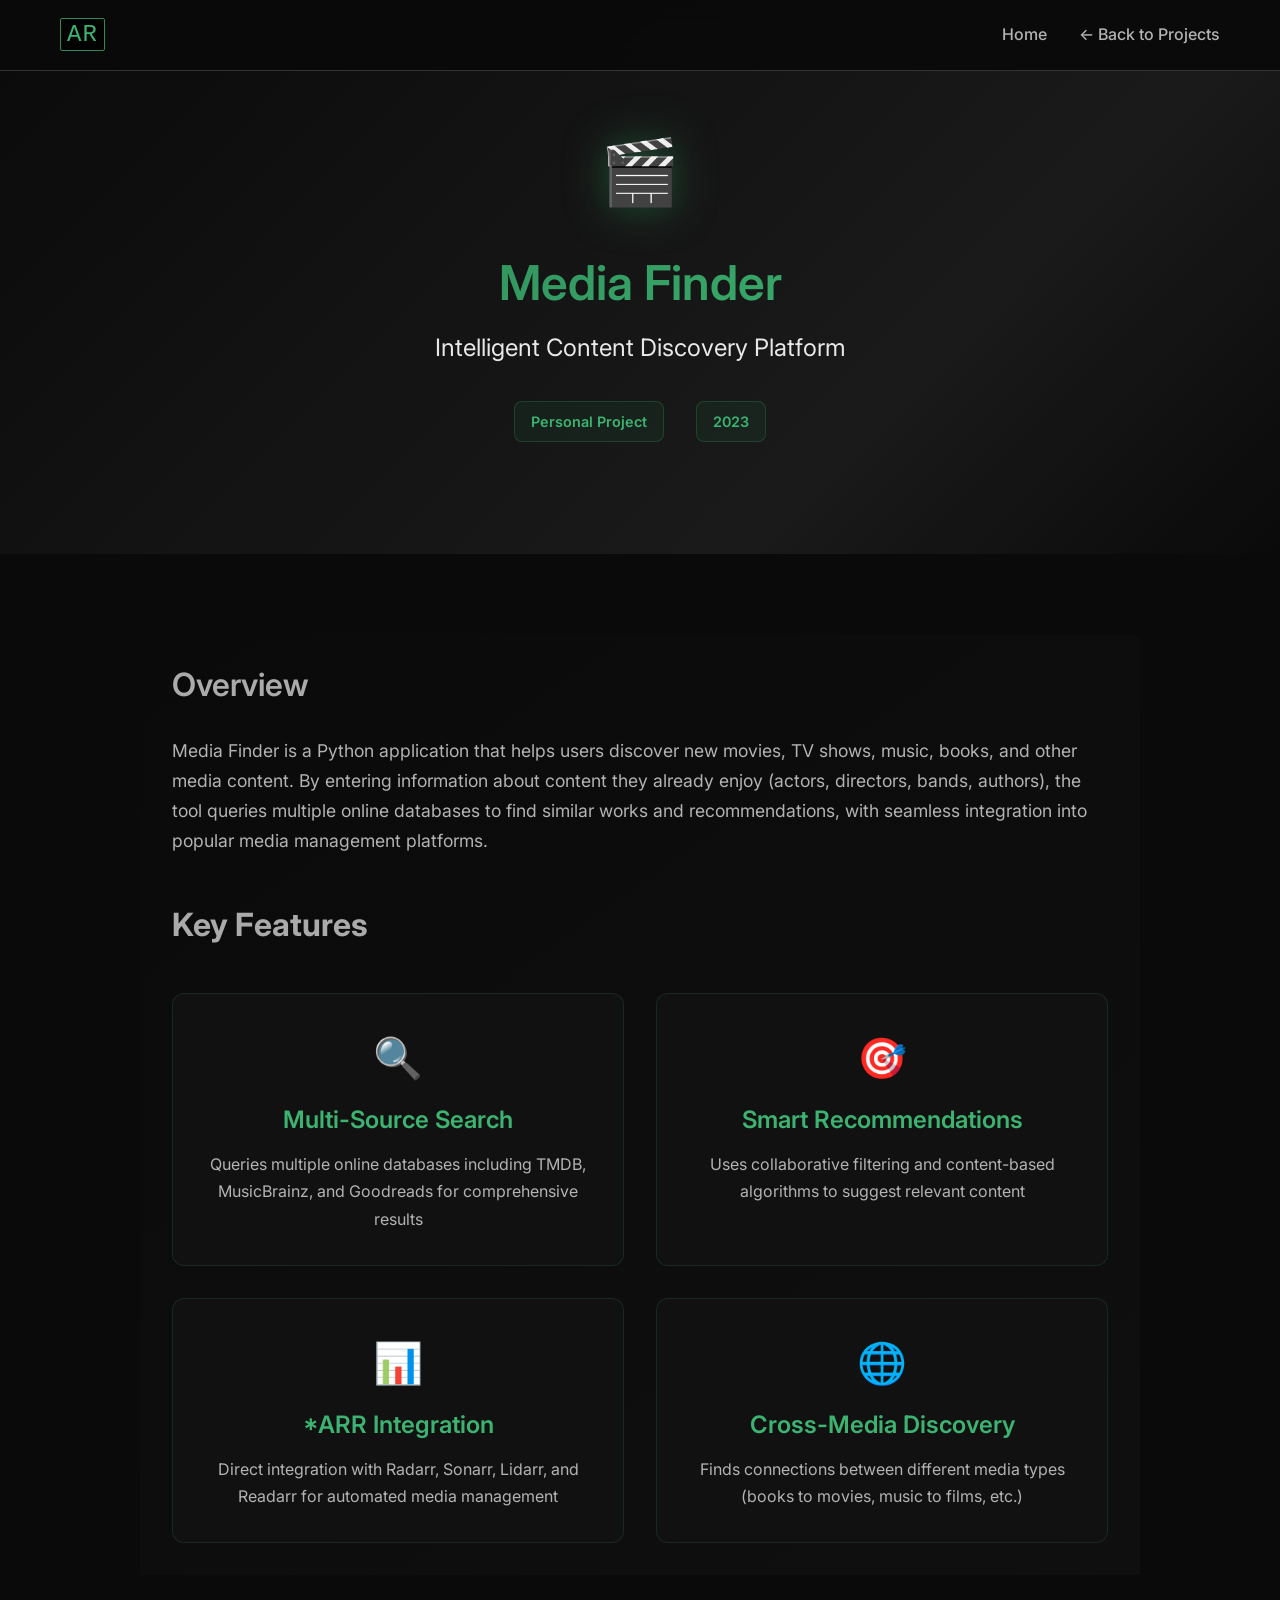
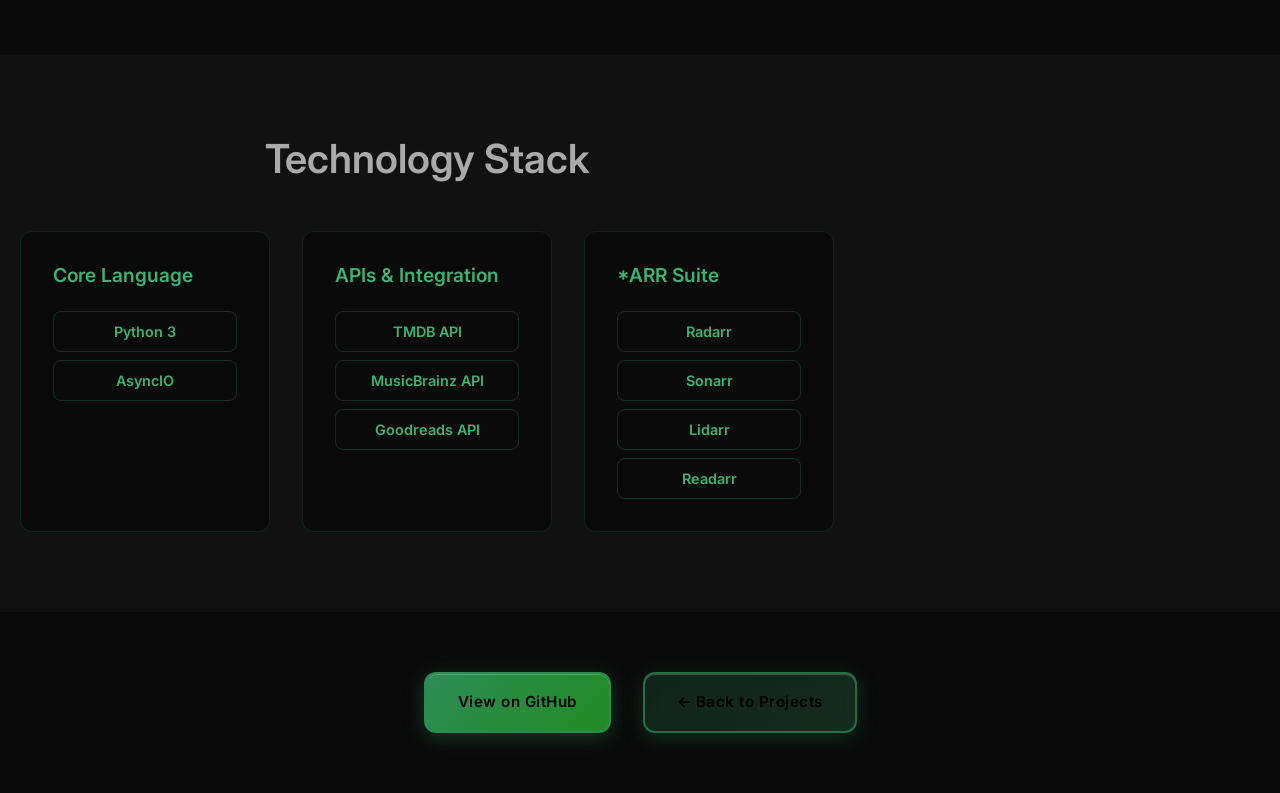
<file: projects/media-finder/index.html>
<!DOCTYPE html>
<html lang="en">
<head>
    <meta charset="UTF-8">
    <meta name="viewport" content="width=device-width, initial-scale=1.0">
    <title>Media Finder - Content Discovery Tool | Adam Reue</title>
    <meta name="description" content="Media Finder: Python application that discovers similar movies, shows, music, and books using online databases and integrates with *ARR media management tools.">
    <meta name="keywords" content="Python, API Integration, Media Libraries, *ARR Suite, Content Discovery">

    <link rel="preconnect" href="https://fonts.googleapis.com">
    <link rel="preconnect" href="https://fonts.gstatic.com" crossorigin>
    <link href="https://fonts.googleapis.com/css2?family=Inter:wght@300;400;500;600;700&family=JetBrains+Mono:wght@400;500;600&display=swap" rel="stylesheet">
    <link rel="stylesheet" href="../../assets/css/styles.css">
    <link rel="icon" href="../../favicon.ico" sizes="any">
    <link rel="icon" href="../../favicon.svg" type="image/svg+xml">
</head>
<body>
    <nav class="navbar">
        <div class="nav-container">
            <div class="nav-logo">
                <span class="logo-text">AR</span>
            </div>
            <ul class="nav-menu">
                <li class="nav-item"><a href="../../index.html" class="nav-link">Home</a></li>
                <li class="nav-item"><a href="../../index.html#passion-projects" class="nav-link">← Back to Projects</a></li>
            </ul>
        </div>
    </nav>

    <section class="project-header">
        <div class="container">
            <div class="project-hero">
                <div class="project-icon-large">🎬</div>
                <h1 class="project-title">Media Finder</h1>
                <p class="project-subtitle">Intelligent Content Discovery Platform</p>
                <div class="project-meta">
                    <span class="project-status">Personal Project</span>
                    <span class="project-year">2023</span>
                </div>
            </div>
        </div>
    </section>

    <section class="project-overview">
        <div class="container">
            <div class="project-content">
                <div class="project-description">
                    <h2>Overview</h2>
                    <p>Media Finder is a Python application that helps users discover new movies, TV shows, music, books, and other media content. By entering information about content they already enjoy (actors, directors, bands, authors), the tool queries multiple online databases to find similar works and recommendations, with seamless integration into popular media management platforms.</p>
                </div>

                <div class="project-features">
                    <h3>Key Features</h3>
                    <div class="features-grid">
                        <div class="feature-item">
                            <div class="feature-icon">🔍</div>
                            <h4>Multi-Source Search</h4>
                            <p>Queries multiple online databases including TMDB, MusicBrainz, and Goodreads for comprehensive results</p>
                        </div>
                        <div class="feature-item">
                            <div class="feature-icon">🎯</div>
                            <h4>Smart Recommendations</h4>
                            <p>Uses collaborative filtering and content-based algorithms to suggest relevant content</p>
                        </div>
                        <div class="feature-item">
                            <div class="feature-icon">📊</div>
                            <h4>*ARR Integration</h4>
                            <p>Direct integration with Radarr, Sonarr, Lidarr, and Readarr for automated media management</p>
                        </div>
                        <div class="feature-item">
                            <div class="feature-icon">🌐</div>
                            <h4>Cross-Media Discovery</h4>
                            <p>Finds connections between different media types (books to movies, music to films, etc.)</p>
                        </div>
                    </div>
                </div>
            </div>
        </div>
    </section>

    <section class="project-tech">
        <div class="container">
            <h2>Technology Stack</h2>
            <div class="tech-stack-grid">
                <div class="tech-category">
                    <h3>Core Language</h3>
                    <div class="tech-items">
                        <span class="tech-item">Python 3</span>
                        <span class="tech-item">AsyncIO</span>
                    </div>
                </div>
                <div class="tech-category">
                    <h3>APIs & Integration</h3>
                    <div class="tech-items">
                        <span class="tech-item">TMDB API</span>
                        <span class="tech-item">MusicBrainz API</span>
                        <span class="tech-item">Goodreads API</span>
                    </div>
                </div>
                <div class="tech-category">
                    <h3>*ARR Suite</h3>
                    <div class="tech-items">
                        <span class="tech-item">Radarr</span>
                        <span class="tech-item">Sonarr</span>
                        <span class="tech-item">Lidarr</span>
                        <span class="tech-item">Readarr</span>
                    </div>
                </div>
            </div>
        </div>
    </section>

    <section class="project-links-section">
        <div class="container">
            <div class="project-actions">
                <a href="https://github.com/mylegitches/media-finder" class="btn btn-primary" target="_blank">
                    View on GitHub
                </a>
                <a href="../../index.html#passion-projects" class="btn btn-secondary">
                    ← Back to Projects
                </a>
            </div>
        </div>
    </section>

    <script src="../../assets/js/script.js"></script>
</body>
</html>
</file>
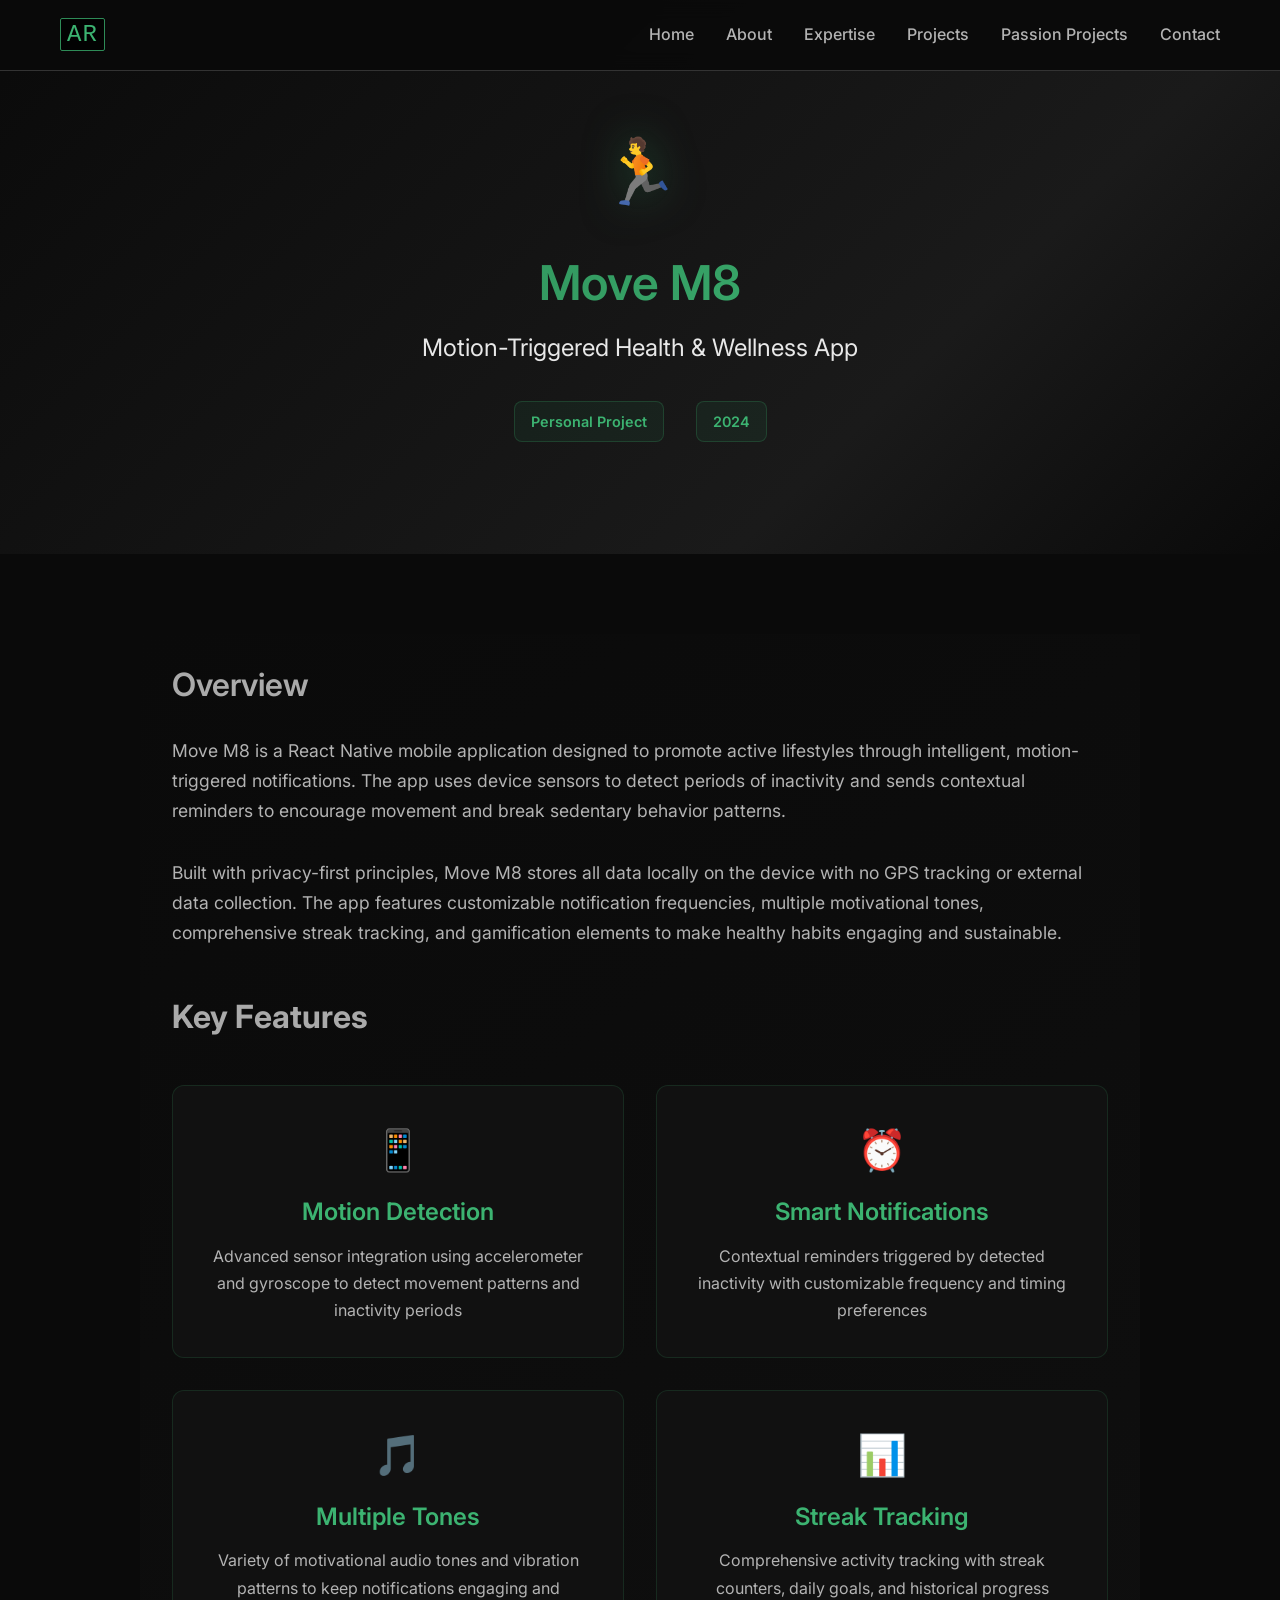
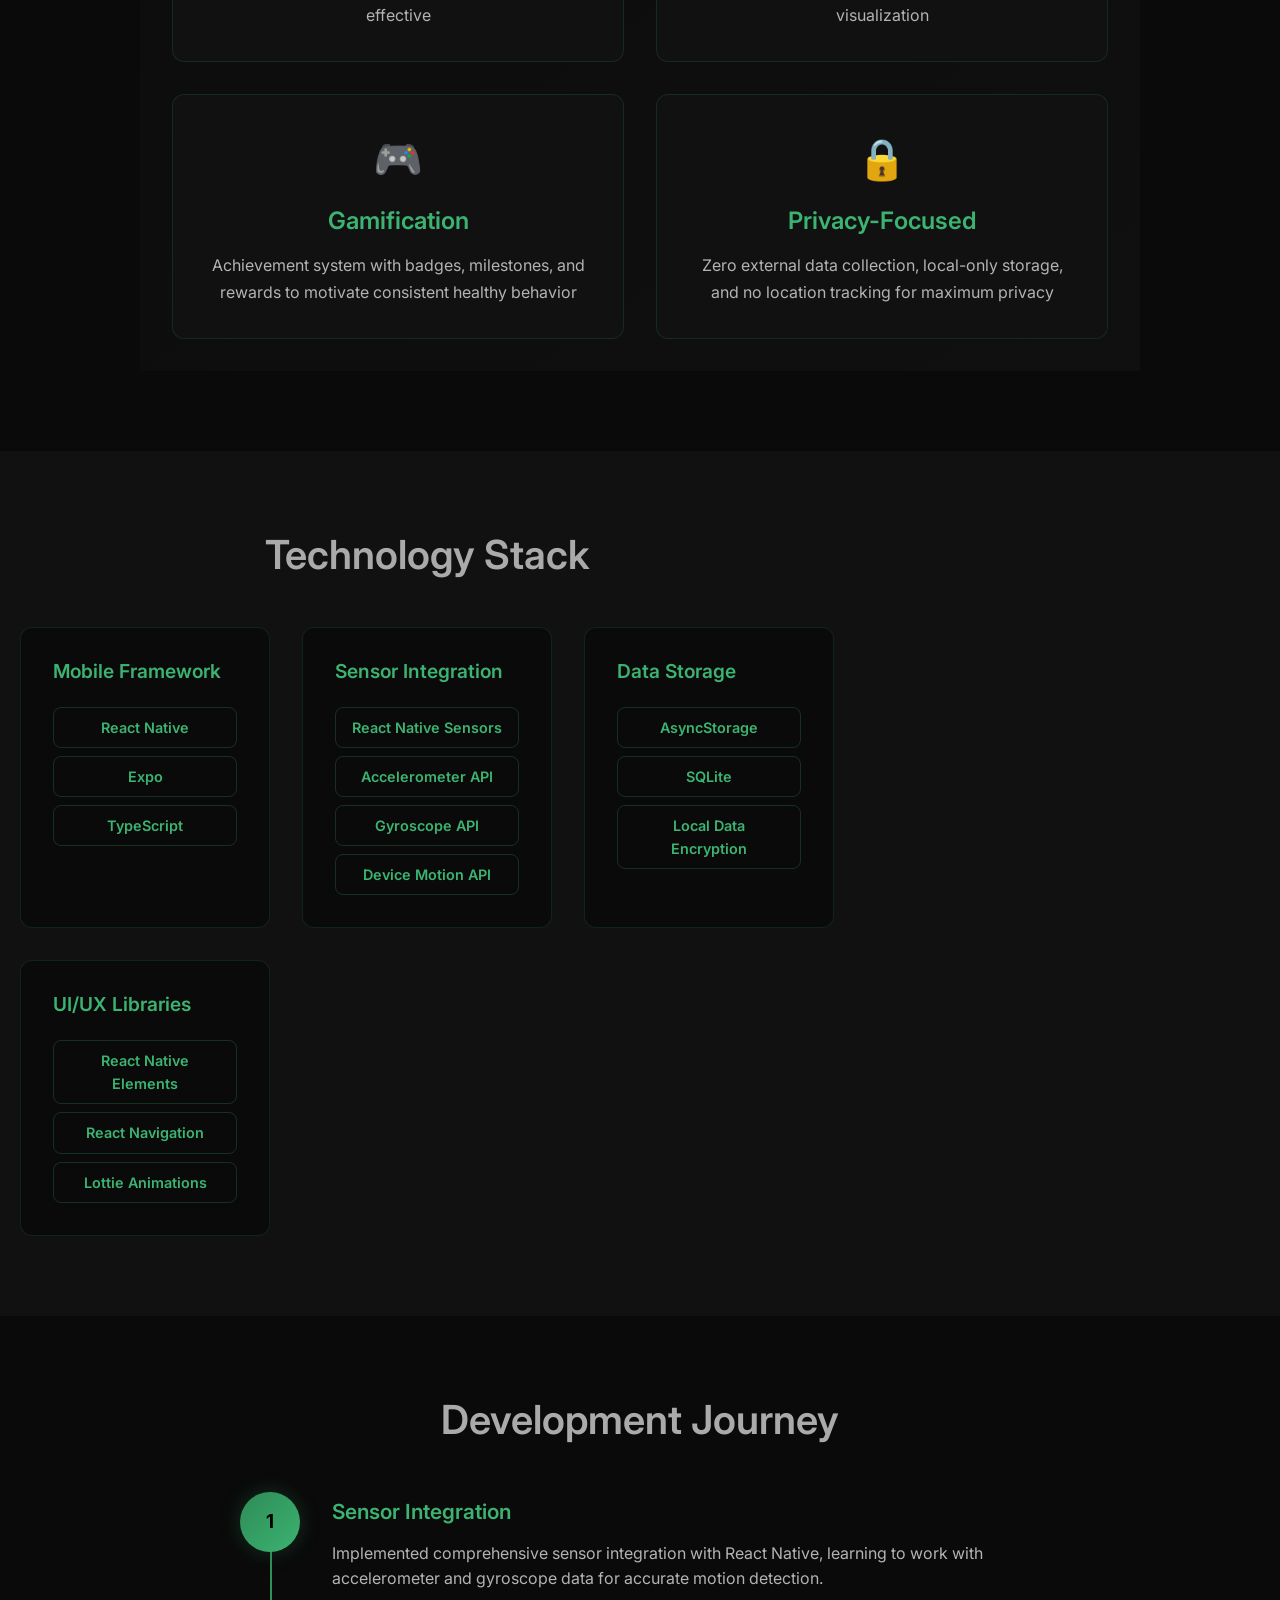
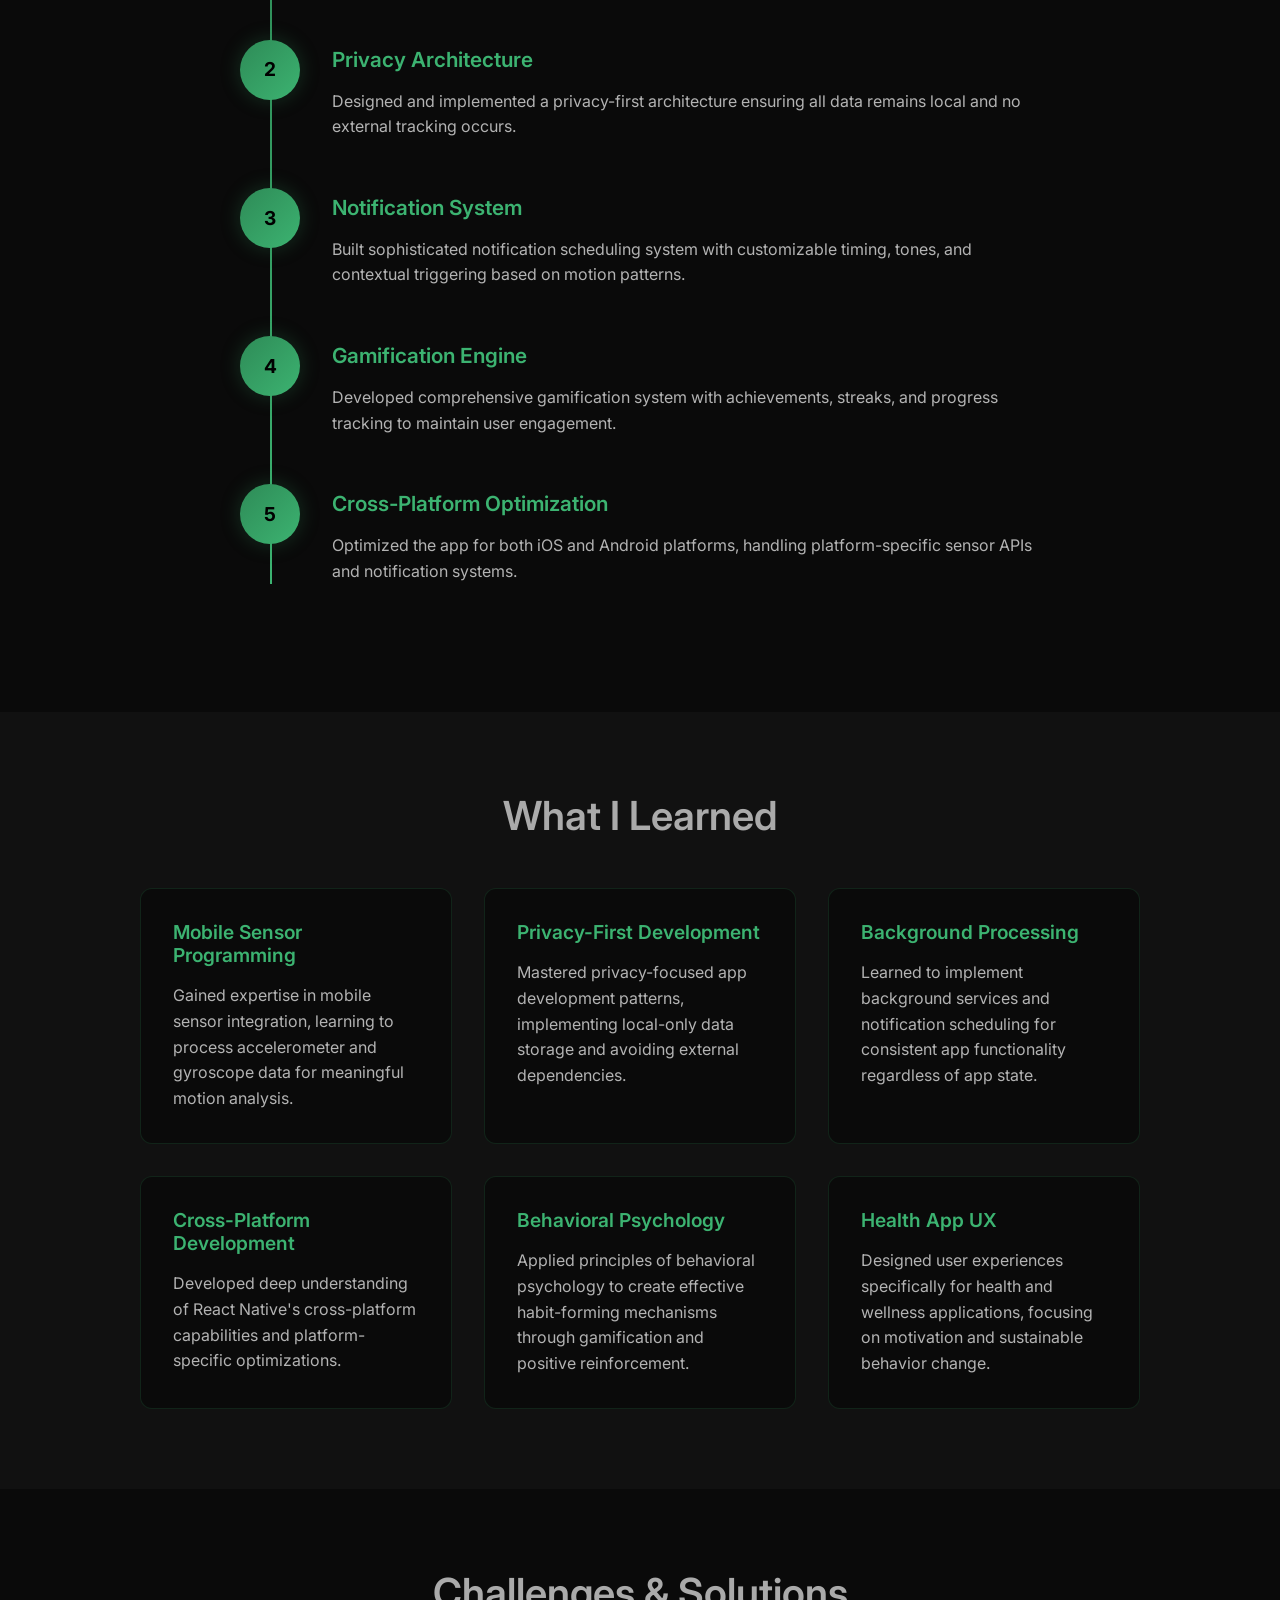
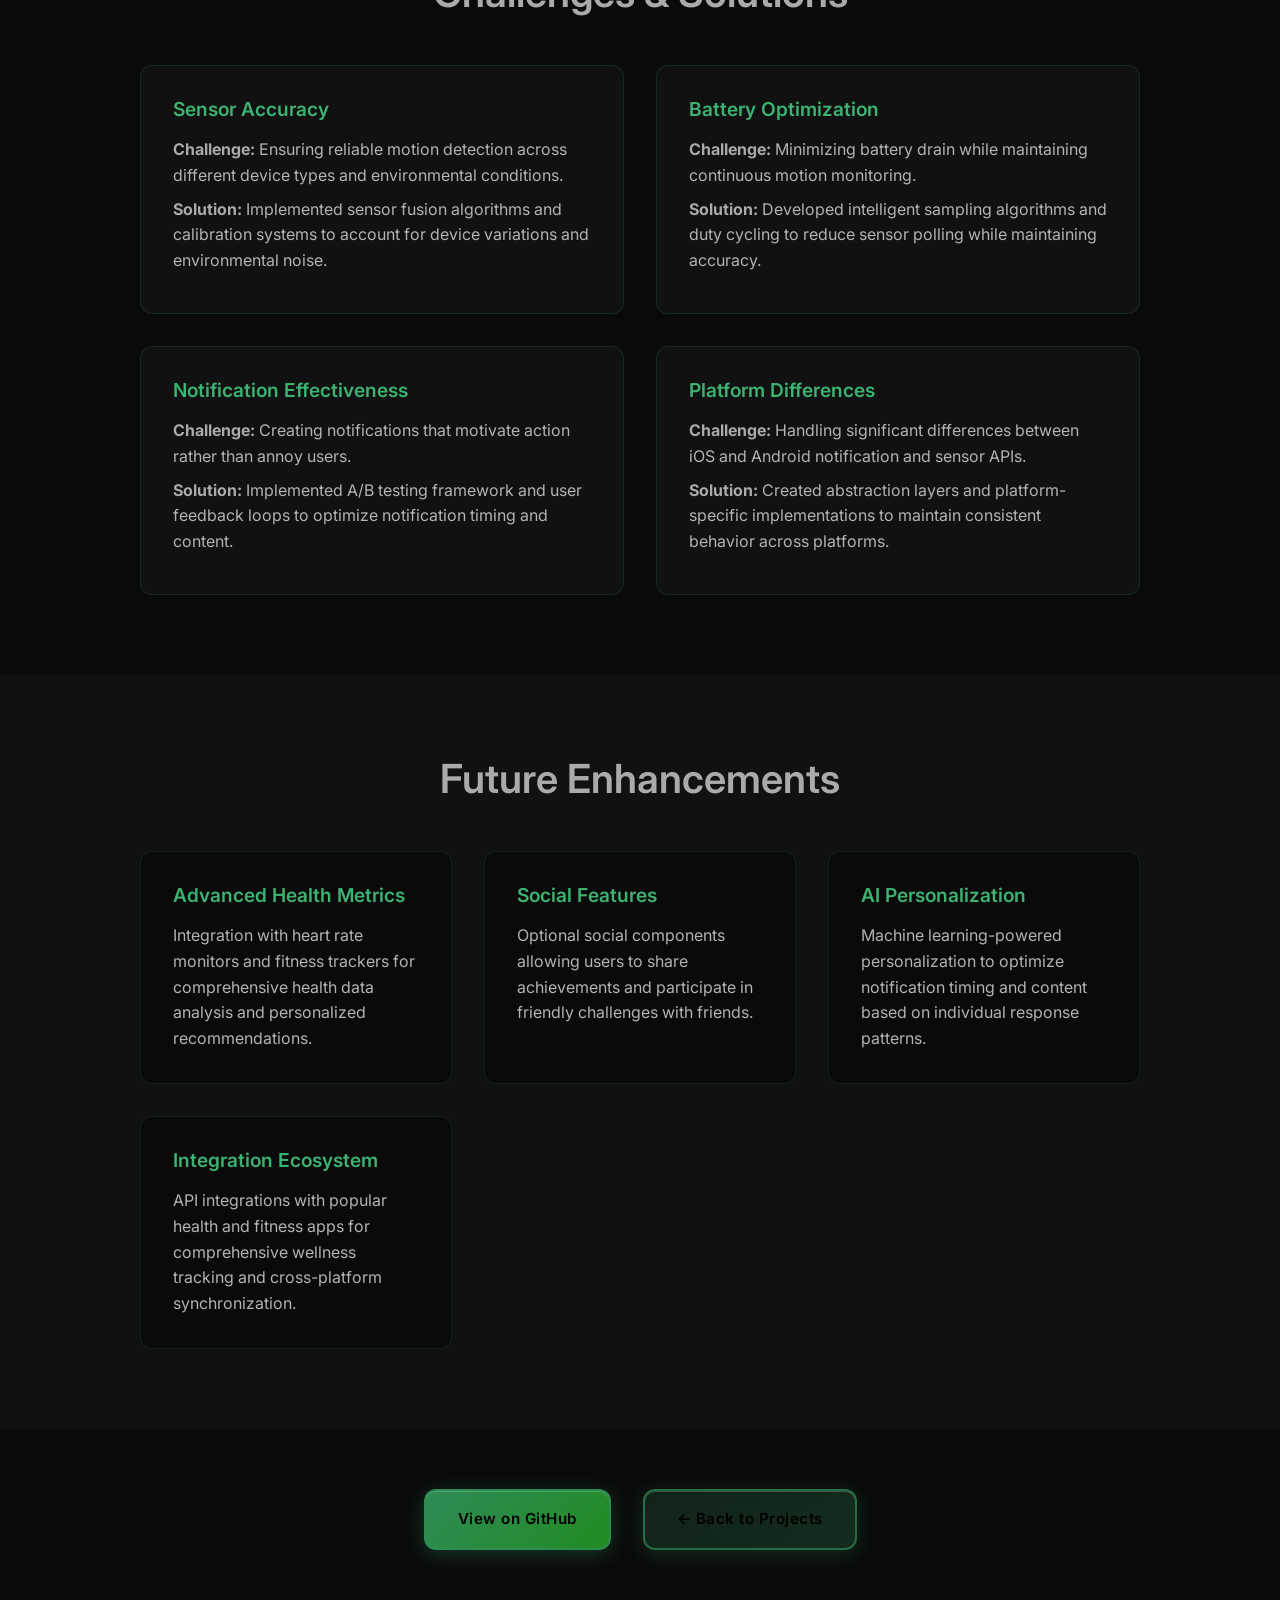
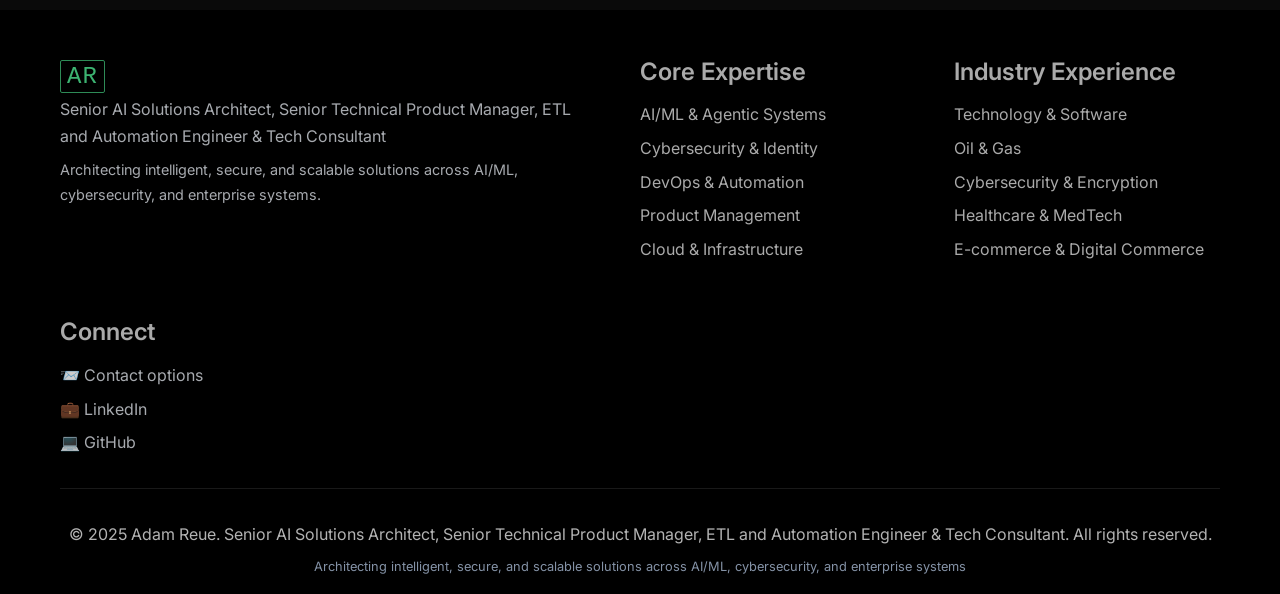
<file: projects/move-m8/index.html>
<!DOCTYPE html>
<html lang="en">
<head>
    <meta charset="UTF-8">
    <meta name="viewport" content="width=device-width, initial-scale=1.0">
    <title>Move M8 - Motion-Triggered Health App | Adam Reue</title>
    <meta name="description" content="Move M8: React Native mobile app promoting active lifestyle through motion-triggered notifications, customizable reminders, and gamified health tracking.">
    <meta name="keywords" content="React Native, Mobile App, Health & Wellness, Motion Detection, Gamification">

    <!-- Open Graph -->
    <meta property="og:type" content="website">
    <meta property="og:url" content="https://mylegitches.github.io/adamreue-com/projects/move-m8/">
    <meta property="og:title" content="Move M8 - Motion-Triggered Health App">
    <meta property="og:description" content="React Native mobile app promoting active lifestyle through motion-triggered notifications and gamification">

    <link rel="preconnect" href="https://fonts.googleapis.com">
    <link rel="preconnect" href="https://fonts.gstatic.com" crossorigin>
    <link href="https://fonts.googleapis.com/css2?family=Inter:wght@300;400;500;600;700&family=JetBrains+Mono:wght@400;500;600&display=swap" rel="stylesheet">
    <link rel="stylesheet" href="../../assets/css/styles.css">
    <link rel="icon" href="../../favicon.ico" sizes="any">
    <link rel="icon" href="../../favicon.svg" type="image/svg+xml">
</head>
<body>
    <!-- Navigation -->
    <nav class="navbar">
        <div class="nav-container">
            <div class="nav-logo">
                <span class="logo-text">AR</span>
            </div>
            <ul class="nav-menu">
                <li class="nav-item"><a href="../../index.html" class="nav-link">Home</a></li>
                <li class="nav-item"><a href="../../index.html#about" class="nav-link">About</a></li>
                <li class="nav-item"><a href="../../index.html#expertise" class="nav-link">Expertise</a></li>
                <li class="nav-item"><a href="../../index.html#projects" class="nav-link">Projects</a></li>
                <li class="nav-item"><a href="../../index.html#passion-projects" class="nav-link">Passion Projects</a></li>                <li class="nav-item"><a href="../../index.html#contact" class="nav-link">Contact</a></li>
            </ul>
            <div class="hamburger">
                <span></span>
                <span></span>
                <span></span>
            </div>
        </div>
    </nav>

    <!-- Project Header -->
    <section class="project-header">
        <div class="container">
            <div class="project-hero">
                <div class="project-icon-large">🏃</div>
                <h1 class="project-title">Move M8</h1>
                <p class="project-subtitle">Motion-Triggered Health & Wellness App</p>
                <div class="project-meta">
                    <span class="project-status">Personal Project</span>
                    <span class="project-year">2024</span>
                </div>
            </div>
        </div>
    </section>

    <!-- Project Overview -->
    <section class="project-overview">
        <div class="container">
            <div class="project-content">
                <div class="project-description">
                    <h2>Overview</h2>
                    <p>Move M8 is a React Native mobile application designed to promote active lifestyles through intelligent, motion-triggered notifications. The app uses device sensors to detect periods of inactivity and sends contextual reminders to encourage movement and break sedentary behavior patterns.</p>

                    <p>Built with privacy-first principles, Move M8 stores all data locally on the device with no GPS tracking or external data collection. The app features customizable notification frequencies, multiple motivational tones, comprehensive streak tracking, and gamification elements to make healthy habits engaging and sustainable.</p>
                </div>

                <div class="project-features">
                    <h3>Key Features</h3>
                    <div class="features-grid">
                        <div class="feature-item">
                            <div class="feature-icon">📱</div>
                            <h4>Motion Detection</h4>
                            <p>Advanced sensor integration using accelerometer and gyroscope to detect movement patterns and inactivity periods</p>
                        </div>
                        <div class="feature-item">
                            <div class="feature-icon">⏰</div>
                            <h4>Smart Notifications</h4>
                            <p>Contextual reminders triggered by detected inactivity with customizable frequency and timing preferences</p>
                        </div>
                        <div class="feature-item">
                            <div class="feature-icon">🎵</div>
                            <h4>Multiple Tones</h4>
                            <p>Variety of motivational audio tones and vibration patterns to keep notifications engaging and effective</p>
                        </div>
                        <div class="feature-item">
                            <div class="feature-icon">📊</div>
                            <h4>Streak Tracking</h4>
                            <p>Comprehensive activity tracking with streak counters, daily goals, and historical progress visualization</p>
                        </div>
                        <div class="feature-item">
                            <div class="feature-icon">🎮</div>
                            <h4>Gamification</h4>
                            <p>Achievement system with badges, milestones, and rewards to motivate consistent healthy behavior</p>
                        </div>
                        <div class="feature-item">
                            <div class="feature-icon">🔒</div>
                            <h4>Privacy-Focused</h4>
                            <p>Zero external data collection, local-only storage, and no location tracking for maximum privacy</p>
                        </div>
                    </div>
                </div>
            </div>
        </div>
    </section>

    <!-- Tech Stack -->
    <section class="project-tech">
        <div class="container">
            <h2>Technology Stack</h2>
            <div class="tech-stack-grid">
                <div class="tech-category">
                    <h3>Mobile Framework</h3>
                    <div class="tech-items">
                        <span class="tech-item">React Native</span>
                        <span class="tech-item">Expo</span>
                        <span class="tech-item">TypeScript</span>
                    </div>
                </div>

                <div class="tech-category">
                    <h3>Sensor Integration</h3>
                    <div class="tech-items">
                        <span class="tech-item">React Native Sensors</span>
                        <span class="tech-item">Accelerometer API</span>
                        <span class="tech-item">Gyroscope API</span>
                        <span class="tech-item">Device Motion API</span>
                    </div>
                </div>

                <div class="tech-category">
                    <h3>Data Storage</h3>
                    <div class="tech-items">
                        <span class="tech-item">AsyncStorage</span>
                        <span class="tech-item">SQLite</span>
                        <span class="tech-item">Local Data Encryption</span>
                    </div>
                </div>

                <div class="tech-category">
                    <h3>UI/UX Libraries</h3>
                    <div class="tech-items">
                        <span class="tech-item">React Native Elements</span>
                        <span class="tech-item">React Navigation</span>
                        <span class="tech-item">Lottie Animations</span>
                    </div>
                </div>
            </div>
        </div>
    </section>

    <!-- Development Journey -->
    <section class="project-journey">
        <div class="container">
            <h2>Development Journey</h2>
            <div class="journey-timeline">
                <div class="journey-item">
                    <div class="journey-marker">1</div>
                    <div class="journey-content">
                        <h3>Sensor Integration</h3>
                        <p>Implemented comprehensive sensor integration with React Native, learning to work with accelerometer and gyroscope data for accurate motion detection.</p>
                    </div>
                </div>

                <div class="journey-item">
                    <div class="journey-marker">2</div>
                    <div class="journey-content">
                        <h3>Privacy Architecture</h3>
                        <p>Designed and implemented a privacy-first architecture ensuring all data remains local and no external tracking occurs.</p>
                    </div>
                </div>

                <div class="journey-item">
                    <div class="journey-marker">3</div>
                    <div class="journey-content">
                        <h3>Notification System</h3>
                        <p>Built sophisticated notification scheduling system with customizable timing, tones, and contextual triggering based on motion patterns.</p>
                    </div>
                </div>

                <div class="journey-item">
                    <div class="journey-marker">4</div>
                    <div class="journey-content">
                        <h3>Gamification Engine</h3>
                        <p>Developed comprehensive gamification system with achievements, streaks, and progress tracking to maintain user engagement.</p>
                    </div>
                </div>

                <div class="journey-item">
                    <div class="journey-marker">5</div>
                    <div class="journey-content">
                        <h3>Cross-Platform Optimization</h3>
                        <p>Optimized the app for both iOS and Android platforms, handling platform-specific sensor APIs and notification systems.</p>
                    </div>
                </div>
            </div>
        </div>
    </section>

    <!-- What I Learned -->
    <section class="project-learnings">
        <div class="container">
            <h2>What I Learned</h2>
            <div class="learnings-grid">
                <div class="learning-item">
                    <h3>Mobile Sensor Programming</h3>
                    <p>Gained expertise in mobile sensor integration, learning to process accelerometer and gyroscope data for meaningful motion analysis.</p>
                </div>

                <div class="learning-item">
                    <h3>Privacy-First Development</h3>
                    <p>Mastered privacy-focused app development patterns, implementing local-only data storage and avoiding external dependencies.</p>
                </div>

                <div class="learning-item">
                    <h3>Background Processing</h3>
                    <p>Learned to implement background services and notification scheduling for consistent app functionality regardless of app state.</p>
                </div>

                <div class="learning-item">
                    <h3>Cross-Platform Development</h3>
                    <p>Developed deep understanding of React Native's cross-platform capabilities and platform-specific optimizations.</p>
                </div>

                <div class="learning-item">
                    <h3>Behavioral Psychology</h3>
                    <p>Applied principles of behavioral psychology to create effective habit-forming mechanisms through gamification and positive reinforcement.</p>
                </div>

                <div class="learning-item">
                    <h3>Health App UX</h3>
                    <p>Designed user experiences specifically for health and wellness applications, focusing on motivation and sustainable behavior change.</p>
                </div>
            </div>
        </div>
    </section>

    <!-- Challenges & Solutions -->
    <section class="project-challenges">
        <div class="container">
            <h2>Challenges & Solutions</h2>
            <div class="challenges-grid">
                <div class="challenge-item">
                    <h3>Sensor Accuracy</h3>
                    <p><strong>Challenge:</strong> Ensuring reliable motion detection across different device types and environmental conditions.</p>
                    <p><strong>Solution:</strong> Implemented sensor fusion algorithms and calibration systems to account for device variations and environmental noise.</p>
                </div>

                <div class="challenge-item">
                    <h3>Battery Optimization</h3>
                    <p><strong>Challenge:</strong> Minimizing battery drain while maintaining continuous motion monitoring.</p>
                    <p><strong>Solution:</strong> Developed intelligent sampling algorithms and duty cycling to reduce sensor polling while maintaining accuracy.</p>
                </div>

                <div class="challenge-item">
                    <h3>Notification Effectiveness</h3>
                    <p><strong>Challenge:</strong> Creating notifications that motivate action rather than annoy users.</p>
                    <p><strong>Solution:</strong> Implemented A/B testing framework and user feedback loops to optimize notification timing and content.</p>
                </div>

                <div class="challenge-item">
                    <h3>Platform Differences</h3>
                    <p><strong>Challenge:</strong> Handling significant differences between iOS and Android notification and sensor APIs.</p>
                    <p><strong>Solution:</strong> Created abstraction layers and platform-specific implementations to maintain consistent behavior across platforms.</p>
                </div>
            </div>
        </div>
    </section>

    <!-- Future Plans -->
    <section class="project-future">
        <div class="container">
            <h2>Future Enhancements</h2>
            <div class="future-plans">
                <div class="future-item">
                    <h3>Advanced Health Metrics</h3>
                    <p>Integration with heart rate monitors and fitness trackers for comprehensive health data analysis and personalized recommendations.</p>
                </div>

                <div class="future-item">
                    <h3>Social Features</h3>
                    <p>Optional social components allowing users to share achievements and participate in friendly challenges with friends.</p>
                </div>

                <div class="future-item">
                    <h3>AI Personalization</h3>
                    <p>Machine learning-powered personalization to optimize notification timing and content based on individual response patterns.</p>
                </div>

                <div class="future-item">
                    <h3>Integration Ecosystem</h3>
                    <p>API integrations with popular health and fitness apps for comprehensive wellness tracking and cross-platform synchronization.</p>
                </div>
            </div>
        </div>
    </section>

    <!-- Project Links -->
    <section class="project-links-section">
        <div class="container">
            <div class="project-actions">
                <a href="https://github.com/mylegitches/move-m8" class="btn btn-primary" target="_blank">
                    View on GitHub
                </a>
                <a href="../../index.html#passion-projects" class="btn btn-secondary">
                    ← Back to Projects
                </a>
            </div>
        </div>
    </section>

    <!-- Footer -->
    <footer class="footer">
        <div class="container">
            <div class="footer-content">
                <div class="footer-section">
                    <div class="footer-logo">
                        <span class="logo-text">AR</span>
                        <p>Senior AI Solutions Architect, Senior Technical Product Manager, ETL and Automation Engineer & Tech Consultant</p>
                        <p class="footer-tagline">Architecting intelligent, secure, and scalable solutions across AI/ML, cybersecurity, and enterprise systems.</p>
                    </div>
                </div>
                <div class="footer-section">
                    <h4>Core Expertise</h4>
                    <ul class="footer-links">
                        <li>AI/ML & Agentic Systems</li>
                        <li>Cybersecurity & Identity</li>
                        <li>DevOps & Automation</li>
                        <li>Product Management</li>
                        <li>Cloud & Infrastructure</li>
                    </ul>
                </div>
                <div class="footer-section">
                    <h4>Industry Experience</h4>
                    <ul class="footer-links">
                        <li>Technology & Software</li>
                        <li>Oil & Gas</li>
                        <li>Cybersecurity & Encryption</li>
                        <li>Healthcare & MedTech</li>
                        <li>E-commerce & Digital Commerce</li>
                    </ul>
                </div>
                <div class="footer-section">
                    <h4>Connect</h4>
                    <div class="social-links">
                        <a href="../../index.html#contact" class="social-link">📨 Contact options</a>
                        <a href="https://www.linkedin.com/in/adam-reue/" class="social-link">💼 LinkedIn</a>
                        <a href="https://github.com/mylegitches" class="social-link">💻 GitHub</a>
                    </div>
                </div>
            </div>
            <div class="footer-bottom">
                <p>&copy; 2025 Adam Reue. Senior AI Solutions Architect, Senior Technical Product Manager, ETL and Automation Engineer & Tech Consultant. All rights reserved.</p>
                <p class="footer-disclaimer">Architecting intelligent, secure, and scalable solutions across AI/ML, cybersecurity, and enterprise systems</p>
            </div>
        </div>
    </footer>

    <script src="../../assets/js/script.js"></script>
</body>
</html>
</file>
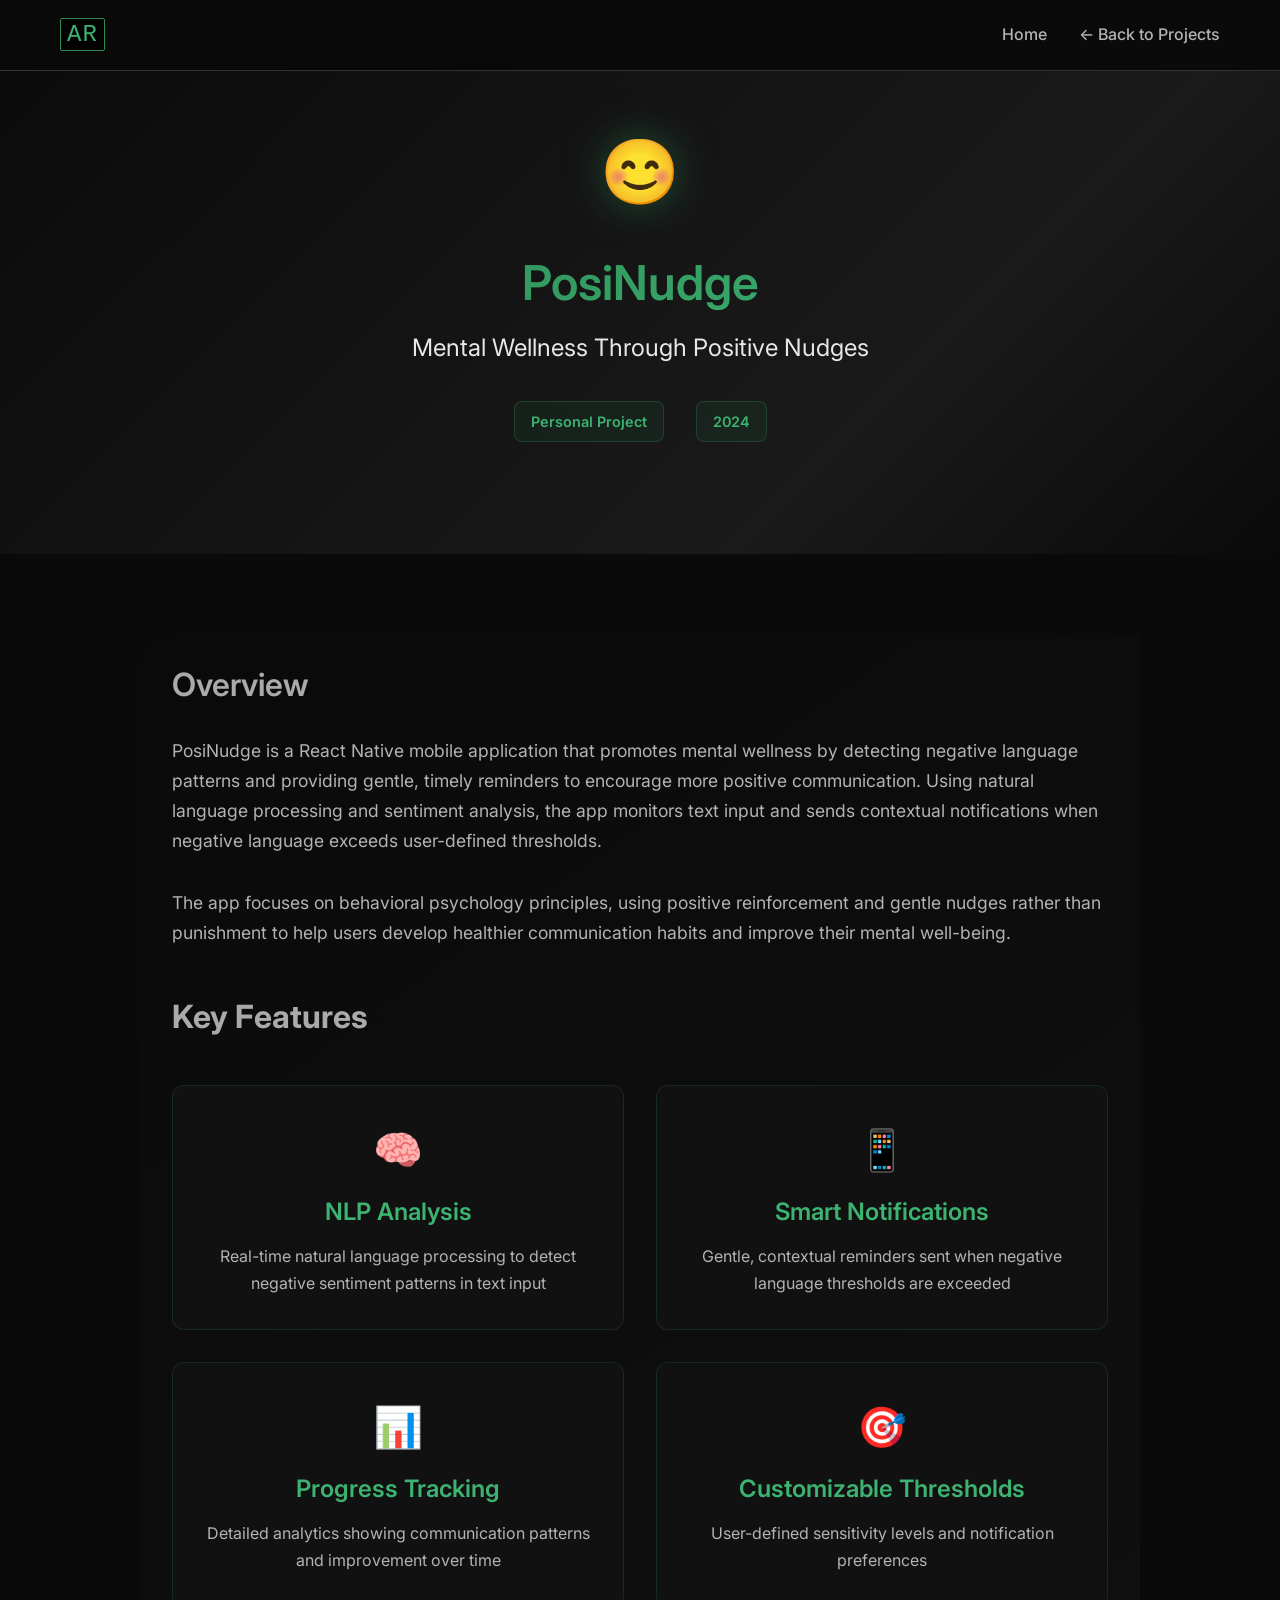
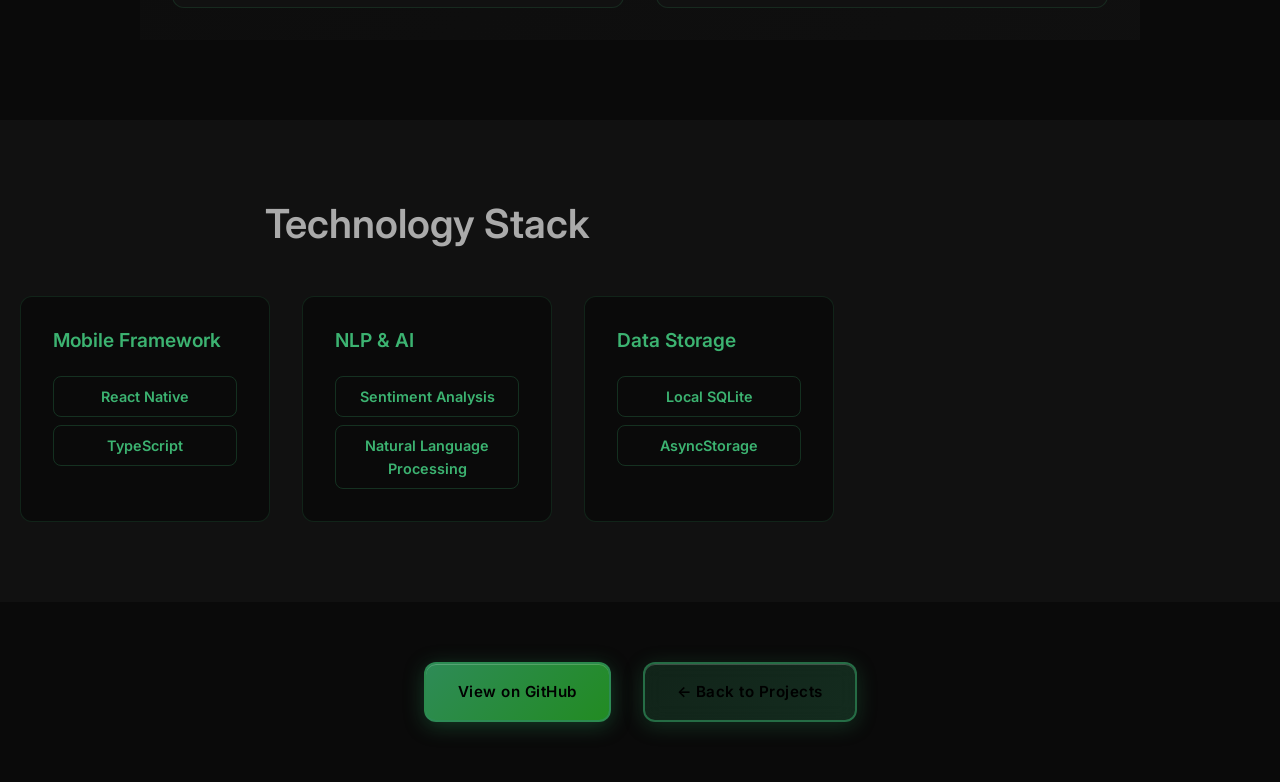
<file: projects/posi-nudge/index.html>
<!DOCTYPE html>
<html lang="en">
<head>
    <meta charset="UTF-8">
    <meta name="viewport" content="width=device-width, initial-scale=1.0">
    <title>PosiNudge - Mental Wellness Mobile App | Adam Reue</title>
    <meta name="description" content="PosiNudge: React Native app that detects negative language patterns and sends gentle reminders to promote mental wellness through positive behavioral nudges.">
    <meta name="keywords" content="React Native, Mental Wellness, NLP, Sentiment Analysis, Positive Psychology">

    <link rel="preconnect" href="https://fonts.googleapis.com">
    <link rel="preconnect" href="https://fonts.gstatic.com" crossorigin>
    <link href="https://fonts.googleapis.com/css2?family=Inter:wght@300;400;500;600;700&family=JetBrains+Mono:wght@400;500;600&display=swap" rel="stylesheet">
    <link rel="stylesheet" href="../../assets/css/styles.css">
    <link rel="icon" href="../../favicon.ico" sizes="any">
    <link rel="icon" href="../../favicon.svg" type="image/svg+xml">
</head>
<body>
    <!-- Navigation -->
    <nav class="navbar">
        <div class="nav-container">
            <div class="nav-logo">
                <span class="logo-text">AR</span>
            </div>
            <ul class="nav-menu">
                <li class="nav-item"><a href="../../index.html" class="nav-link">Home</a></li>
                <li class="nav-item"><a href="../../index.html#passion-projects" class="nav-link">← Back to Projects</a></li>
            </ul>
        </div>
    </nav>

    <!-- Project Header -->
    <section class="project-header">
        <div class="container">
            <div class="project-hero">
                <div class="project-icon-large">😊</div>
                <h1 class="project-title">PosiNudge</h1>
                <p class="project-subtitle">Mental Wellness Through Positive Nudges</p>
                <div class="project-meta">
                    <span class="project-status">Personal Project</span>
                    <span class="project-year">2024</span>
                </div>
            </div>
        </div>
    </section>

    <!-- Project Overview -->
    <section class="project-overview">
        <div class="container">
            <div class="project-content">
                <div class="project-description">
                    <h2>Overview</h2>
                    <p>PosiNudge is a React Native mobile application that promotes mental wellness by detecting negative language patterns and providing gentle, timely reminders to encourage more positive communication. Using natural language processing and sentiment analysis, the app monitors text input and sends contextual notifications when negative language exceeds user-defined thresholds.</p>

                    <p>The app focuses on behavioral psychology principles, using positive reinforcement and gentle nudges rather than punishment to help users develop healthier communication habits and improve their mental well-being.</p>
                </div>

                <div class="project-features">
                    <h3>Key Features</h3>
                    <div class="features-grid">
                        <div class="feature-item">
                            <div class="feature-icon">🧠</div>
                            <h4>NLP Analysis</h4>
                            <p>Real-time natural language processing to detect negative sentiment patterns in text input</p>
                        </div>
                        <div class="feature-item">
                            <div class="feature-icon">📱</div>
                            <h4>Smart Notifications</h4>
                            <p>Gentle, contextual reminders sent when negative language thresholds are exceeded</p>
                        </div>
                        <div class="feature-item">
                            <div class="feature-icon">📊</div>
                            <h4>Progress Tracking</h4>
                            <p>Detailed analytics showing communication patterns and improvement over time</p>
                        </div>
                        <div class="feature-item">
                            <div class="feature-icon">🎯</div>
                            <h4>Customizable Thresholds</h4>
                            <p>User-defined sensitivity levels and notification preferences</p>
                        </div>
                    </div>
                </div>
            </div>
        </div>
    </section>

    <!-- Tech Stack -->
    <section class="project-tech">
        <div class="container">
            <h2>Technology Stack</h2>
            <div class="tech-stack-grid">
                <div class="tech-category">
                    <h3>Mobile Framework</h3>
                    <div class="tech-items">
                        <span class="tech-item">React Native</span>
                        <span class="tech-item">TypeScript</span>
                    </div>
                </div>
                <div class="tech-category">
                    <h3>NLP & AI</h3>
                    <div class="tech-items">
                        <span class="tech-item">Sentiment Analysis</span>
                        <span class="tech-item">Natural Language Processing</span>
                    </div>
                </div>
                <div class="tech-category">
                    <h3>Data Storage</h3>
                    <div class="tech-items">
                        <span class="tech-item">Local SQLite</span>
                        <span class="tech-item">AsyncStorage</span>
                    </div>
                </div>
            </div>
        </div>
    </section>

    <!-- Project Links -->
    <section class="project-links-section">
        <div class="container">
            <div class="project-actions">
                <a href="https://github.com/mylegitches/posi-nudge" class="btn btn-primary" target="_blank">
                    View on GitHub
                </a>
                <a href="../../index.html#passion-projects" class="btn btn-secondary">
                    ← Back to Projects
                </a>
            </div>
        </div>
    </section>

    <script src="../../assets/js/script.js"></script>
</body>
</html>
</file>
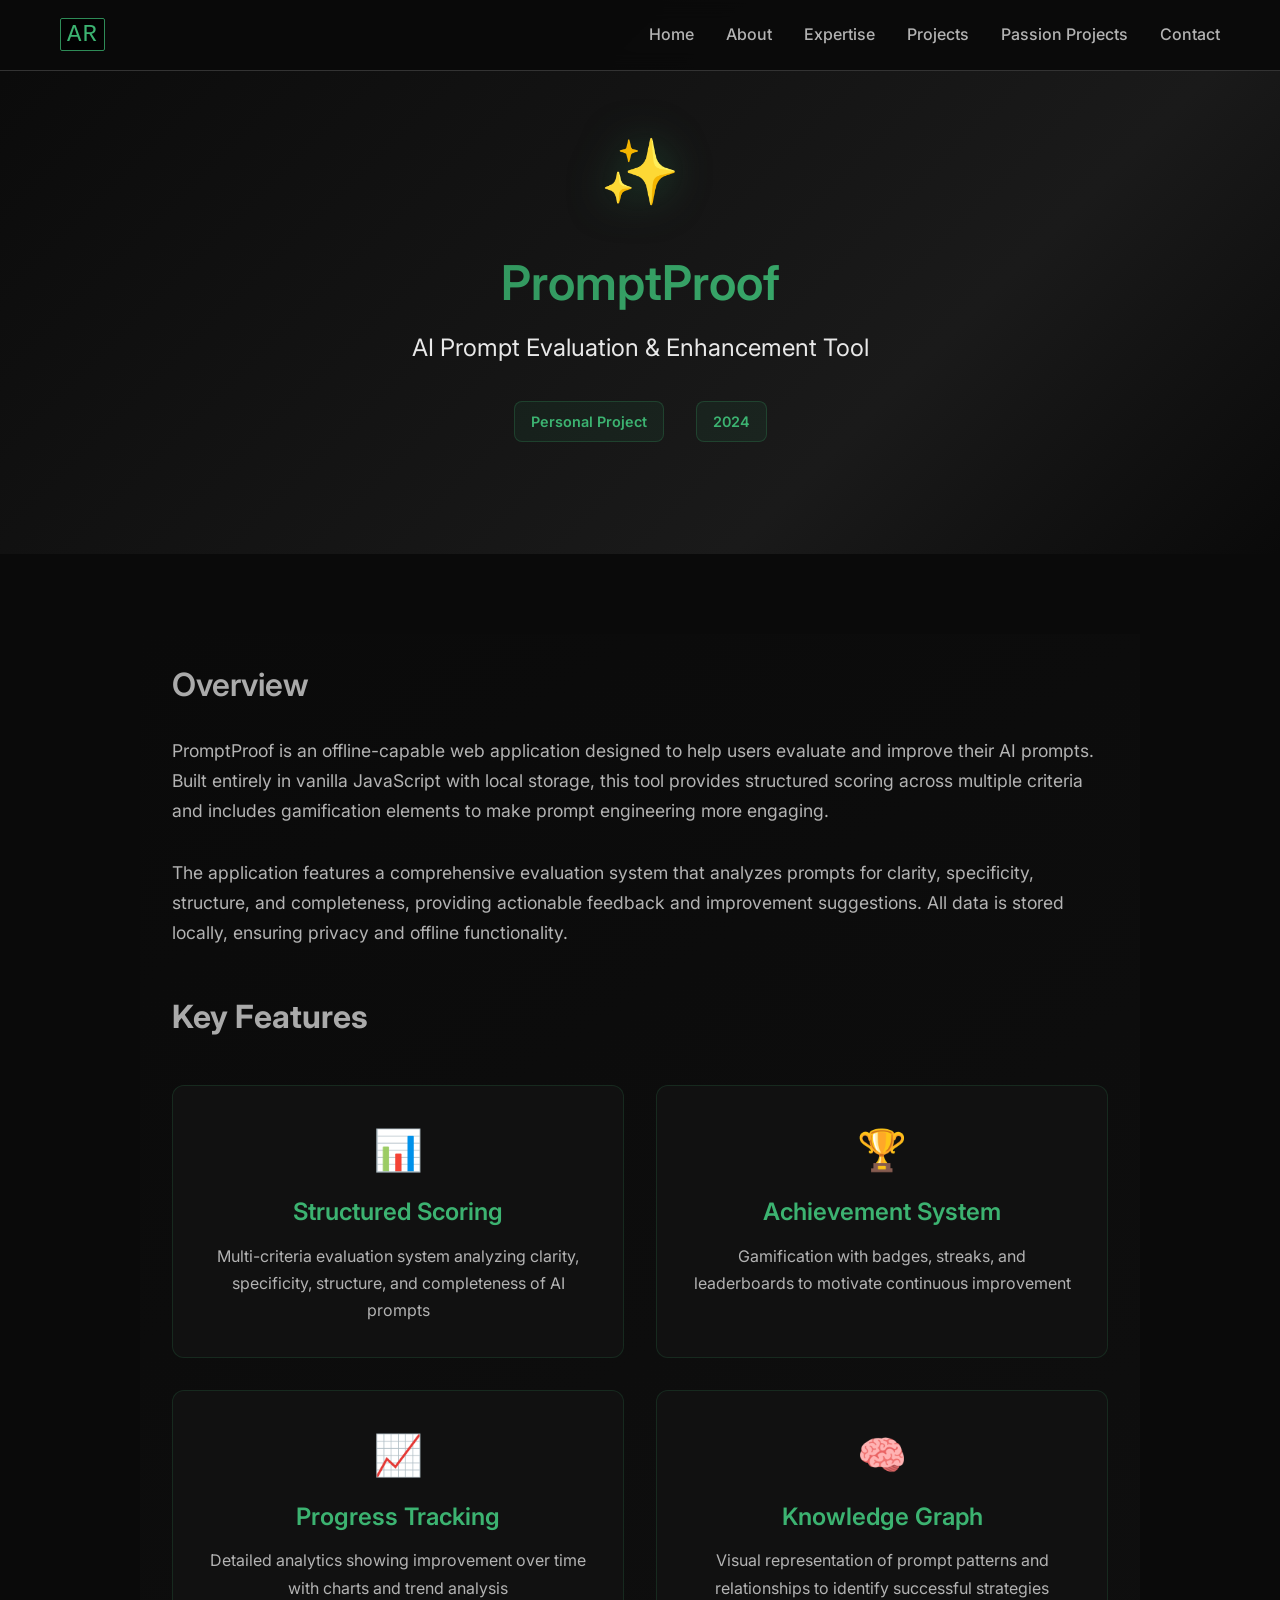
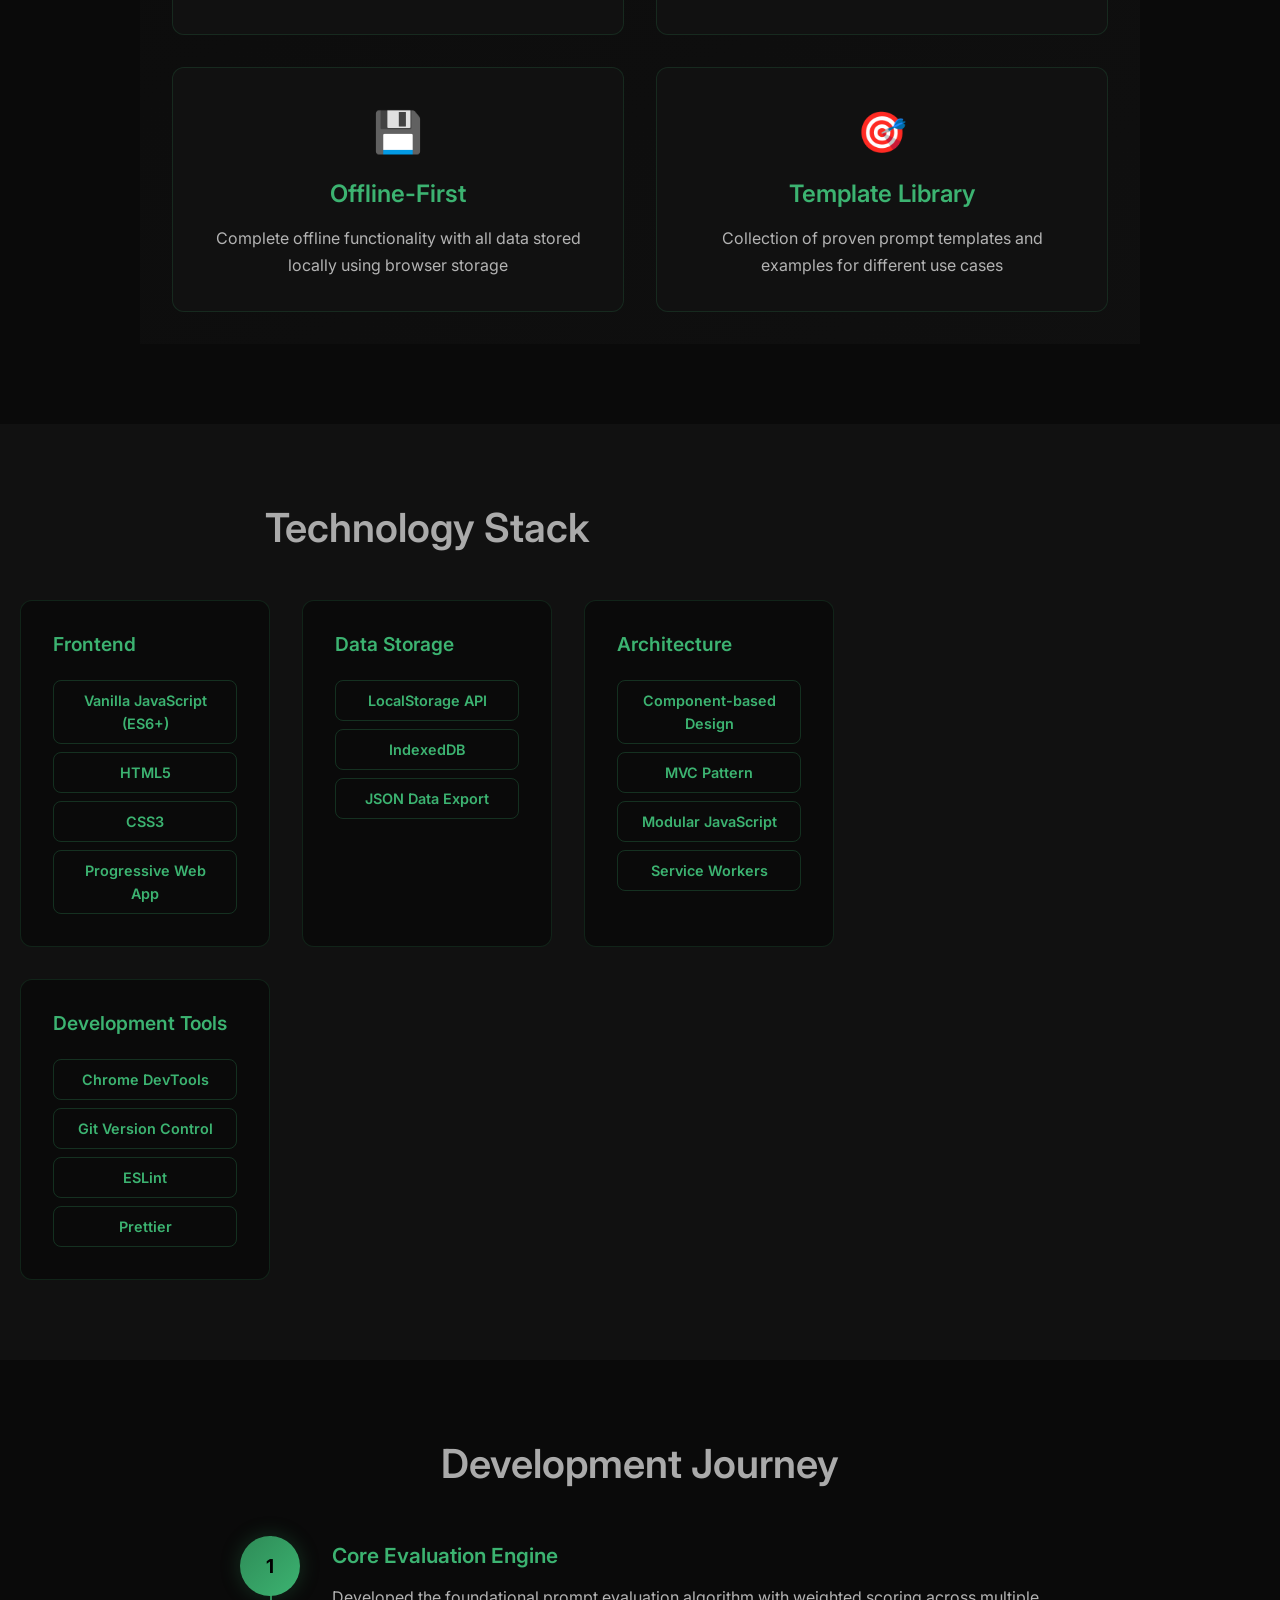
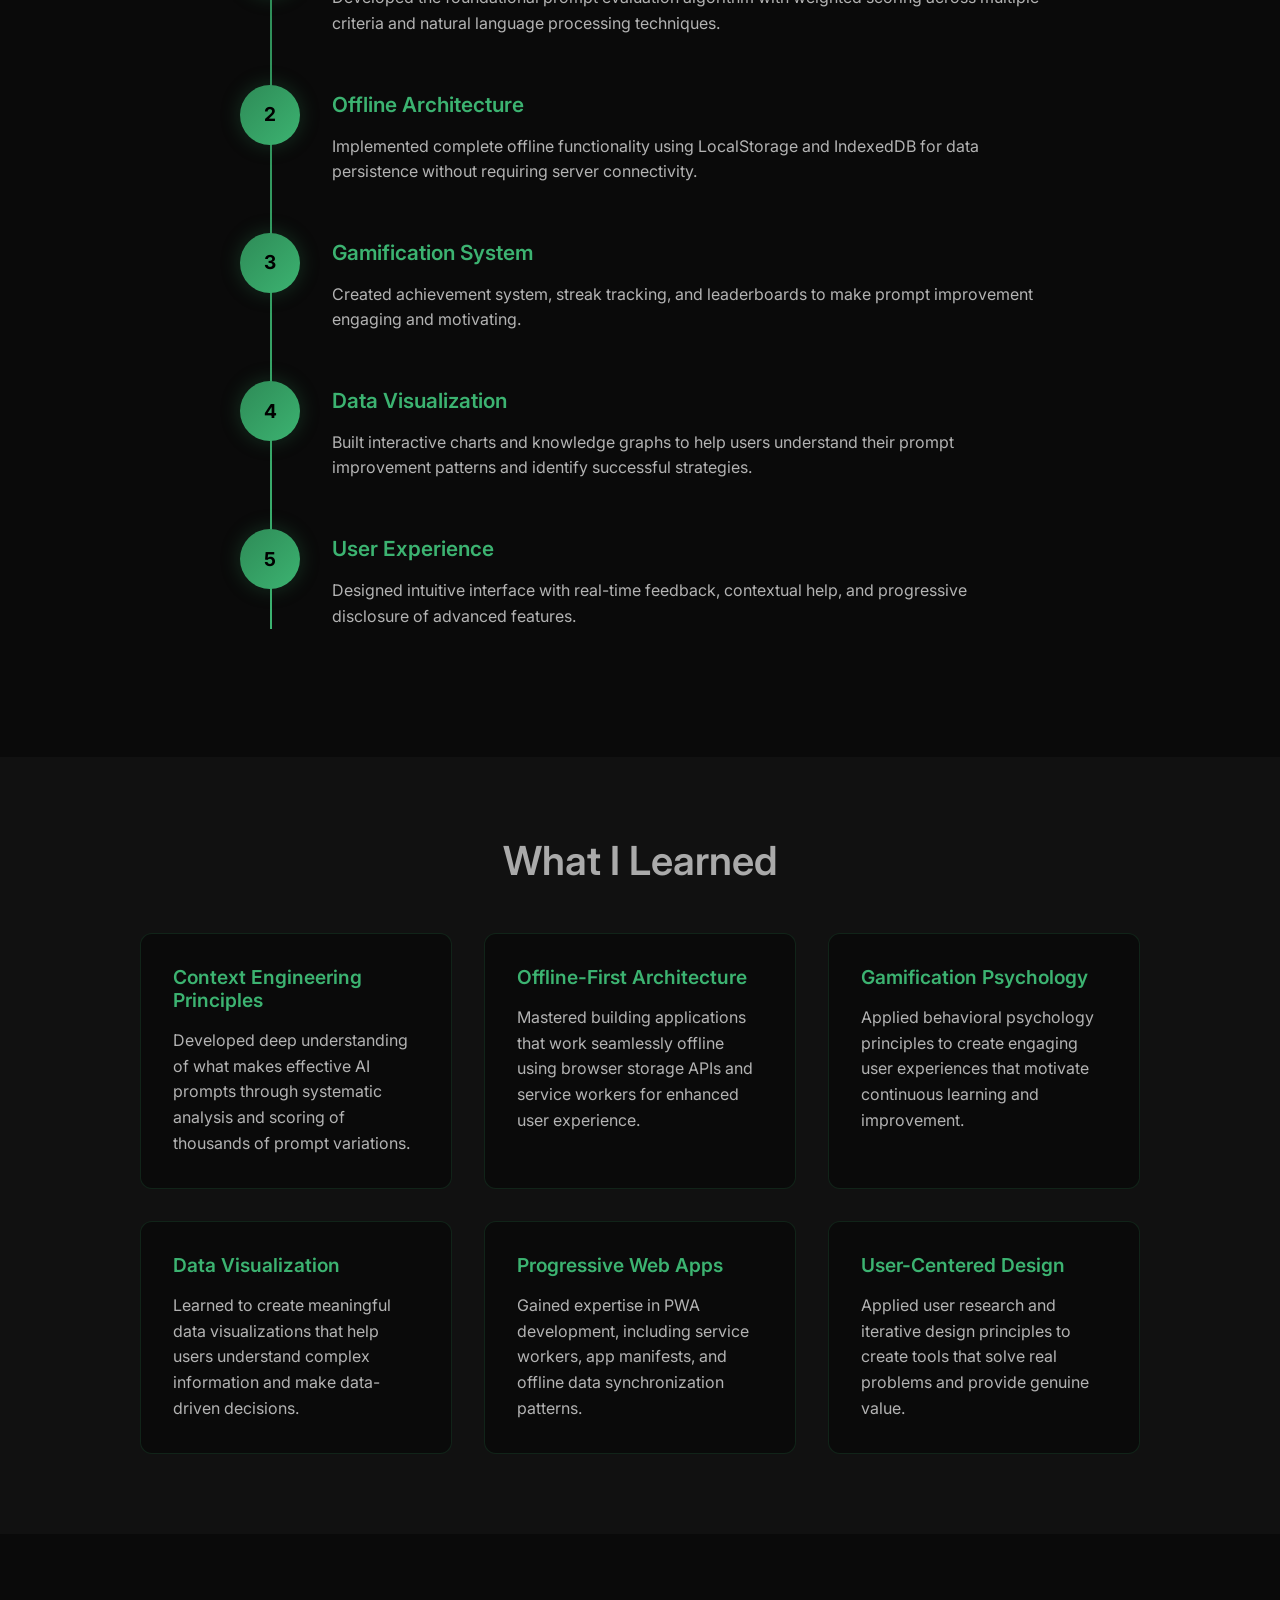
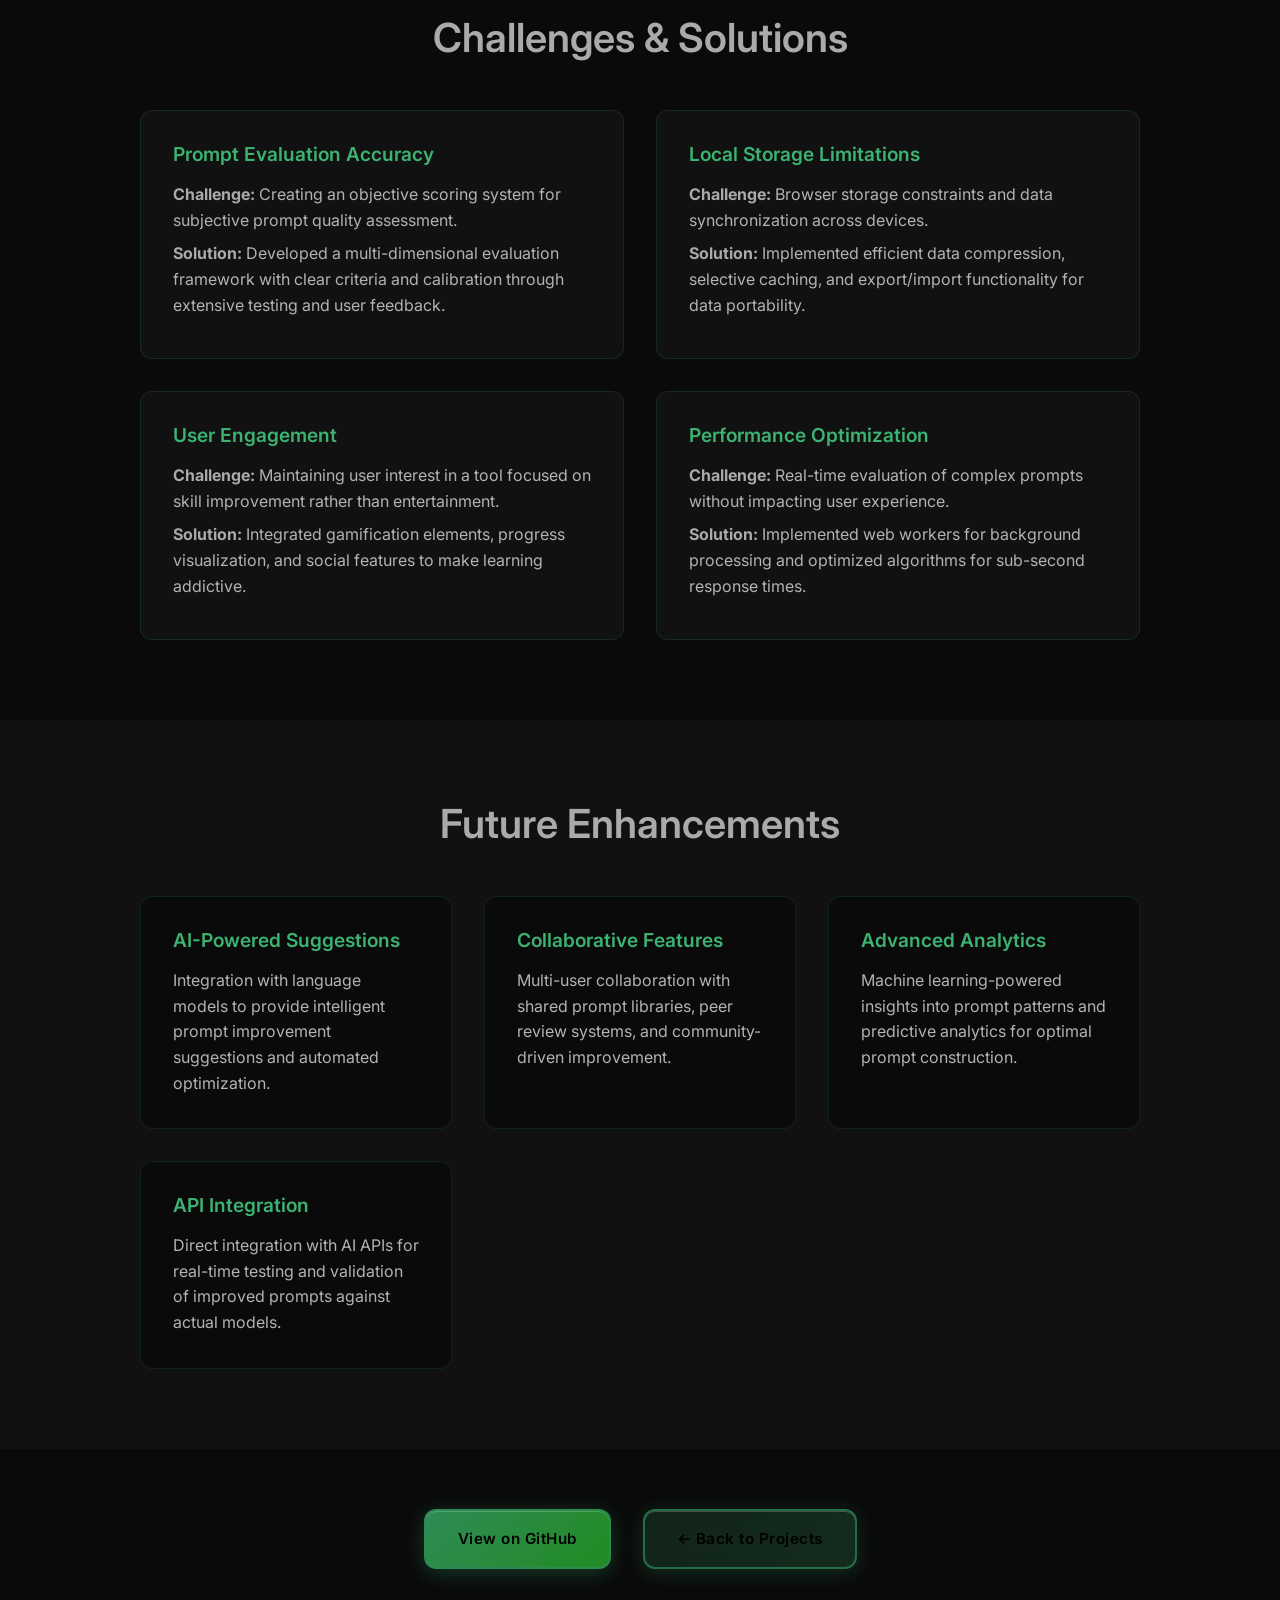
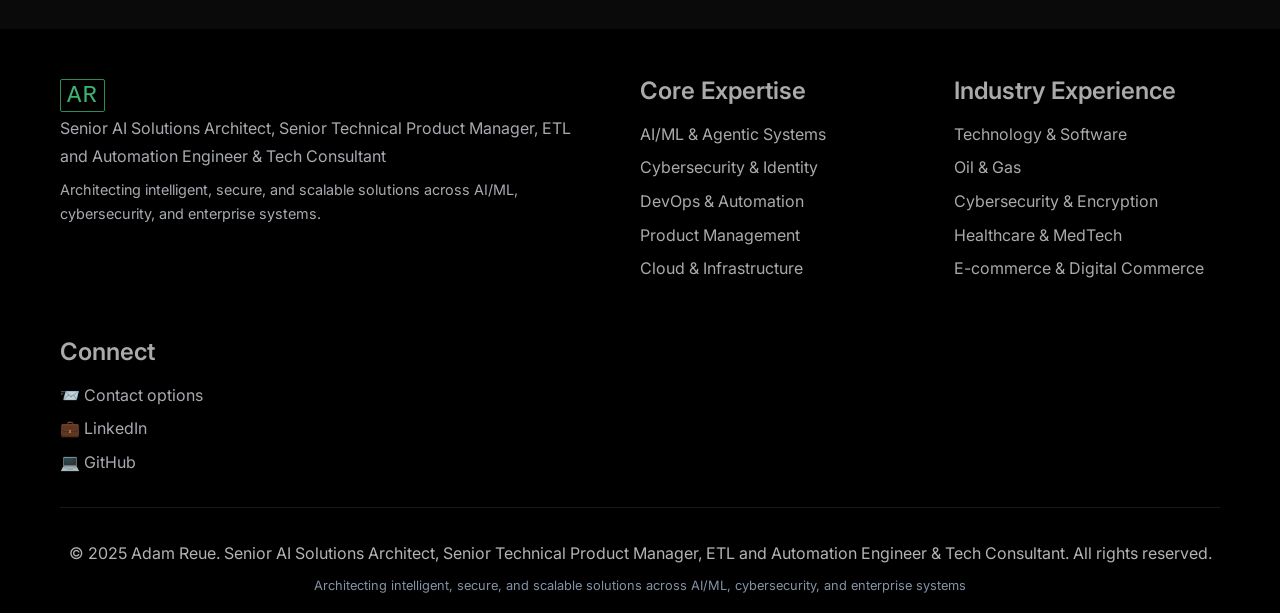
<file: projects/promptproof/index.html>
<!DOCTYPE html>
<html lang="en">
<head>
    <meta charset="UTF-8">
    <meta name="viewport" content="width=device-width, initial-scale=1.0">
    <title>PromptProof - AI Prompt Evaluation Tool | Adam Reue</title>
    <meta name="description" content="PromptProof: Offline-capable web app for evaluating and improving AI prompts with structured scoring, gamification, and local data storage.">
    <meta name="keywords" content="AI Prompts, Context Engineering, Offline Web App, Gamification, Local Storage">

    <!-- Open Graph -->
    <meta property="og:type" content="website">
    <meta property="og:url" content="https://mylegitches.github.io/adamreue-com/projects/promptproof/">
    <meta property="og:title" content="PromptProof - AI Prompt Evaluation Tool">
    <meta property="og:description" content="Offline-capable web app for evaluating and improving AI prompts with gamification and local storage">

    <link rel="preconnect" href="https://fonts.googleapis.com">
    <link rel="preconnect" href="https://fonts.gstatic.com" crossorigin>
    <link href="https://fonts.googleapis.com/css2?family=Inter:wght@300;400;500;600;700&family=JetBrains+Mono:wght@400;500;600&display=swap" rel="stylesheet">
    <link rel="stylesheet" href="../../assets/css/styles.css">
    <link rel="icon" href="../../favicon.ico" sizes="any">
    <link rel="icon" href="../../favicon.svg" type="image/svg+xml">
</head>
<body>
    <!-- Navigation -->
    <nav class="navbar">
        <div class="nav-container">
            <div class="nav-logo">
                <span class="logo-text">AR</span>
            </div>
            <ul class="nav-menu">
                <li class="nav-item"><a href="../../index.html" class="nav-link">Home</a></li>
                <li class="nav-item"><a href="../../index.html#about" class="nav-link">About</a></li>
                <li class="nav-item"><a href="../../index.html#expertise" class="nav-link">Expertise</a></li>
                <li class="nav-item"><a href="../../index.html#projects" class="nav-link">Projects</a></li>
                <li class="nav-item"><a href="../../index.html#passion-projects" class="nav-link">Passion Projects</a></li>                <li class="nav-item"><a href="../../index.html#contact" class="nav-link">Contact</a></li>
            </ul>
            <div class="hamburger">
                <span></span>
                <span></span>
                <span></span>
            </div>
        </div>
    </nav>

    <!-- Project Header -->
    <section class="project-header">
        <div class="container">
            <div class="project-hero">
                <div class="project-icon-large">✨</div>
                <h1 class="project-title">PromptProof</h1>
                <p class="project-subtitle">AI Prompt Evaluation & Enhancement Tool</p>
                <div class="project-meta">
                    <span class="project-status">Personal Project</span>
                    <span class="project-year">2024</span>
                </div>
            </div>
        </div>
    </section>

    <!-- Project Overview -->
    <section class="project-overview">
        <div class="container">
            <div class="project-content">
                <div class="project-description">
                    <h2>Overview</h2>
                    <p>PromptProof is an offline-capable web application designed to help users evaluate and improve their AI prompts. Built entirely in vanilla JavaScript with local storage, this tool provides structured scoring across multiple criteria and includes gamification elements to make prompt engineering more engaging.</p>

                    <p>The application features a comprehensive evaluation system that analyzes prompts for clarity, specificity, structure, and completeness, providing actionable feedback and improvement suggestions. All data is stored locally, ensuring privacy and offline functionality.</p>
                </div>

                <div class="project-features">
                    <h3>Key Features</h3>
                    <div class="features-grid">
                        <div class="feature-item">
                            <div class="feature-icon">📊</div>
                            <h4>Structured Scoring</h4>
                            <p>Multi-criteria evaluation system analyzing clarity, specificity, structure, and completeness of AI prompts</p>
                        </div>
                        <div class="feature-item">
                            <div class="feature-icon">🏆</div>
                            <h4>Achievement System</h4>
                            <p>Gamification with badges, streaks, and leaderboards to motivate continuous improvement</p>
                        </div>
                        <div class="feature-item">
                            <div class="feature-icon">📈</div>
                            <h4>Progress Tracking</h4>
                            <p>Detailed analytics showing improvement over time with charts and trend analysis</p>
                        </div>
                        <div class="feature-item">
                            <div class="feature-icon">🧠</div>
                            <h4>Knowledge Graph</h4>
                            <p>Visual representation of prompt patterns and relationships to identify successful strategies</p>
                        </div>
                        <div class="feature-item">
                            <div class="feature-icon">💾</div>
                            <h4>Offline-First</h4>
                            <p>Complete offline functionality with all data stored locally using browser storage</p>
                        </div>
                        <div class="feature-item">
                            <div class="feature-icon">🎯</div>
                            <h4>Template Library</h4>
                            <p>Collection of proven prompt templates and examples for different use cases</p>
                        </div>
                    </div>
                </div>
            </div>
        </div>
    </section>

    <!-- Tech Stack -->
    <section class="project-tech">
        <div class="container">
            <h2>Technology Stack</h2>
            <div class="tech-stack-grid">
                <div class="tech-category">
                    <h3>Frontend</h3>
                    <div class="tech-items">
                        <span class="tech-item">Vanilla JavaScript (ES6+)</span>
                        <span class="tech-item">HTML5</span>
                        <span class="tech-item">CSS3</span>
                        <span class="tech-item">Progressive Web App</span>
                    </div>
                </div>

                <div class="tech-category">
                    <h3>Data Storage</h3>
                    <div class="tech-items">
                        <span class="tech-item">LocalStorage API</span>
                        <span class="tech-item">IndexedDB</span>
                        <span class="tech-item">JSON Data Export</span>
                    </div>
                </div>

                <div class="tech-category">
                    <h3>Architecture</h3>
                    <div class="tech-items">
                        <span class="tech-item">Component-based Design</span>
                        <span class="tech-item">MVC Pattern</span>
                        <span class="tech-item">Modular JavaScript</span>
                        <span class="tech-item">Service Workers</span>
                    </div>
                </div>

                <div class="tech-category">
                    <h3>Development Tools</h3>
                    <div class="tech-items">
                        <span class="tech-item">Chrome DevTools</span>
                        <span class="tech-item">Git Version Control</span>
                        <span class="tech-item">ESLint</span>
                        <span class="tech-item">Prettier</span>
                    </div>
                </div>
            </div>
        </div>
    </section>

    <!-- Development Journey -->
    <section class="project-journey">
        <div class="container">
            <h2>Development Journey</h2>
            <div class="journey-timeline">
                <div class="journey-item">
                    <div class="journey-marker">1</div>
                    <div class="journey-content">
                        <h3>Core Evaluation Engine</h3>
                        <p>Developed the foundational prompt evaluation algorithm with weighted scoring across multiple criteria and natural language processing techniques.</p>
                    </div>
                </div>

                <div class="journey-item">
                    <div class="journey-marker">2</div>
                    <div class="journey-content">
                        <h3>Offline Architecture</h3>
                        <p>Implemented complete offline functionality using LocalStorage and IndexedDB for data persistence without requiring server connectivity.</p>
                    </div>
                </div>

                <div class="journey-item">
                    <div class="journey-marker">3</div>
                    <div class="journey-content">
                        <h3>Gamification System</h3>
                        <p>Created achievement system, streak tracking, and leaderboards to make prompt improvement engaging and motivating.</p>
                    </div>
                </div>

                <div class="journey-item">
                    <div class="journey-marker">4</div>
                    <div class="journey-content">
                        <h3>Data Visualization</h3>
                        <p>Built interactive charts and knowledge graphs to help users understand their prompt improvement patterns and identify successful strategies.</p>
                    </div>
                </div>

                <div class="journey-item">
                    <div class="journey-marker">5</div>
                    <div class="journey-content">
                        <h3>User Experience</h3>
                        <p>Designed intuitive interface with real-time feedback, contextual help, and progressive disclosure of advanced features.</p>
                    </div>
                </div>
            </div>
        </div>
    </section>

    <!-- What I Learned -->
    <section class="project-learnings">
        <div class="container">
            <h2>What I Learned</h2>
            <div class="learnings-grid">
                <div class="learning-item">
                    <h3>Context Engineering Principles</h3>
                    <p>Developed deep understanding of what makes effective AI prompts through systematic analysis and scoring of thousands of prompt variations.</p>
                </div>

                <div class="learning-item">
                    <h3>Offline-First Architecture</h3>
                    <p>Mastered building applications that work seamlessly offline using browser storage APIs and service workers for enhanced user experience.</p>
                </div>

                <div class="learning-item">
                    <h3>Gamification Psychology</h3>
                    <p>Applied behavioral psychology principles to create engaging user experiences that motivate continuous learning and improvement.</p>
                </div>

                <div class="learning-item">
                    <h3>Data Visualization</h3>
                    <p>Learned to create meaningful data visualizations that help users understand complex information and make data-driven decisions.</p>
                </div>

                <div class="learning-item">
                    <h3>Progressive Web Apps</h3>
                    <p>Gained expertise in PWA development, including service workers, app manifests, and offline data synchronization patterns.</p>
                </div>

                <div class="learning-item">
                    <h3>User-Centered Design</h3>
                    <p>Applied user research and iterative design principles to create tools that solve real problems and provide genuine value.</p>
                </div>
            </div>
        </div>
    </section>

    <!-- Challenges & Solutions -->
    <section class="project-challenges">
        <div class="container">
            <h2>Challenges & Solutions</h2>
            <div class="challenges-grid">
                <div class="challenge-item">
                    <h3>Prompt Evaluation Accuracy</h3>
                    <p><strong>Challenge:</strong> Creating an objective scoring system for subjective prompt quality assessment.</p>
                    <p><strong>Solution:</strong> Developed a multi-dimensional evaluation framework with clear criteria and calibration through extensive testing and user feedback.</p>
                </div>

                <div class="challenge-item">
                    <h3>Local Storage Limitations</h3>
                    <p><strong>Challenge:</strong> Browser storage constraints and data synchronization across devices.</p>
                    <p><strong>Solution:</strong> Implemented efficient data compression, selective caching, and export/import functionality for data portability.</p>
                </div>

                <div class="challenge-item">
                    <h3>User Engagement</h3>
                    <p><strong>Challenge:</strong> Maintaining user interest in a tool focused on skill improvement rather than entertainment.</p>
                    <p><strong>Solution:</strong> Integrated gamification elements, progress visualization, and social features to make learning addictive.</p>
                </div>

                <div class="challenge-item">
                    <h3>Performance Optimization</h3>
                    <p><strong>Challenge:</strong> Real-time evaluation of complex prompts without impacting user experience.</p>
                    <p><strong>Solution:</strong> Implemented web workers for background processing and optimized algorithms for sub-second response times.</p>
                </div>
            </div>
        </div>
    </section>

    <!-- Future Plans -->
    <section class="project-future">
        <div class="container">
            <h2>Future Enhancements</h2>
            <div class="future-plans">
                <div class="future-item">
                    <h3>AI-Powered Suggestions</h3>
                    <p>Integration with language models to provide intelligent prompt improvement suggestions and automated optimization.</p>
                </div>

                <div class="future-item">
                    <h3>Collaborative Features</h3>
                    <p>Multi-user collaboration with shared prompt libraries, peer review systems, and community-driven improvement.</p>
                </div>

                <div class="future-item">
                    <h3>Advanced Analytics</h3>
                    <p>Machine learning-powered insights into prompt patterns and predictive analytics for optimal prompt construction.</p>
                </div>

                <div class="future-item">
                    <h3>API Integration</h3>
                    <p>Direct integration with AI APIs for real-time testing and validation of improved prompts against actual models.</p>
                </div>
            </div>
        </div>
    </section>

    <!-- Project Links -->
    <section class="project-links-section">
        <div class="container">
            <div class="project-actions">
                <a href="https://github.com/mylegitches/prompt-improver" class="btn btn-primary" target="_blank">
                    View on GitHub
                </a>
                <a href="../../index.html#passion-projects" class="btn btn-secondary">
                    ← Back to Projects
                </a>
            </div>
        </div>
    </section>

    <!-- Footer -->
    <footer class="footer">
        <div class="container">
            <div class="footer-content">
                <div class="footer-section">
                    <div class="footer-logo">
                        <span class="logo-text">AR</span>
                        <p>Senior AI Solutions Architect, Senior Technical Product Manager, ETL and Automation Engineer & Tech Consultant</p>
                        <p class="footer-tagline">Architecting intelligent, secure, and scalable solutions across AI/ML, cybersecurity, and enterprise systems.</p>
                    </div>
                </div>
                <div class="footer-section">
                    <h4>Core Expertise</h4>
                    <ul class="footer-links">
                        <li>AI/ML & Agentic Systems</li>
                        <li>Cybersecurity & Identity</li>
                        <li>DevOps & Automation</li>
                        <li>Product Management</li>
                        <li>Cloud & Infrastructure</li>
                    </ul>
                </div>
                <div class="footer-section">
                    <h4>Industry Experience</h4>
                    <ul class="footer-links">
                        <li>Technology & Software</li>
                        <li>Oil & Gas</li>
                        <li>Cybersecurity & Encryption</li>
                        <li>Healthcare & MedTech</li>
                        <li>E-commerce & Digital Commerce</li>
                    </ul>
                </div>
                <div class="footer-section">
                    <h4>Connect</h4>
                    <div class="social-links">
                        <a href="../../index.html#contact" class="social-link">📨 Contact options</a>
                        <a href="https://www.linkedin.com/in/adam-reue/" class="social-link">💼 LinkedIn</a>
                        <a href="https://github.com/mylegitches" class="social-link">💻 GitHub</a>
                    </div>
                </div>
            </div>
            <div class="footer-bottom">
                <p>&copy; 2025 Adam Reue. Senior AI Solutions Architect, Senior Technical Product Manager, ETL and Automation Engineer & Tech Consultant. All rights reserved.</p>
                <p class="footer-disclaimer">Architecting intelligent, secure, and scalable solutions across AI/ML, cybersecurity, and enterprise systems</p>
            </div>
        </div>
    </footer>

    <script src="../../assets/js/script.js"></script>
</body>
</html>
</file>
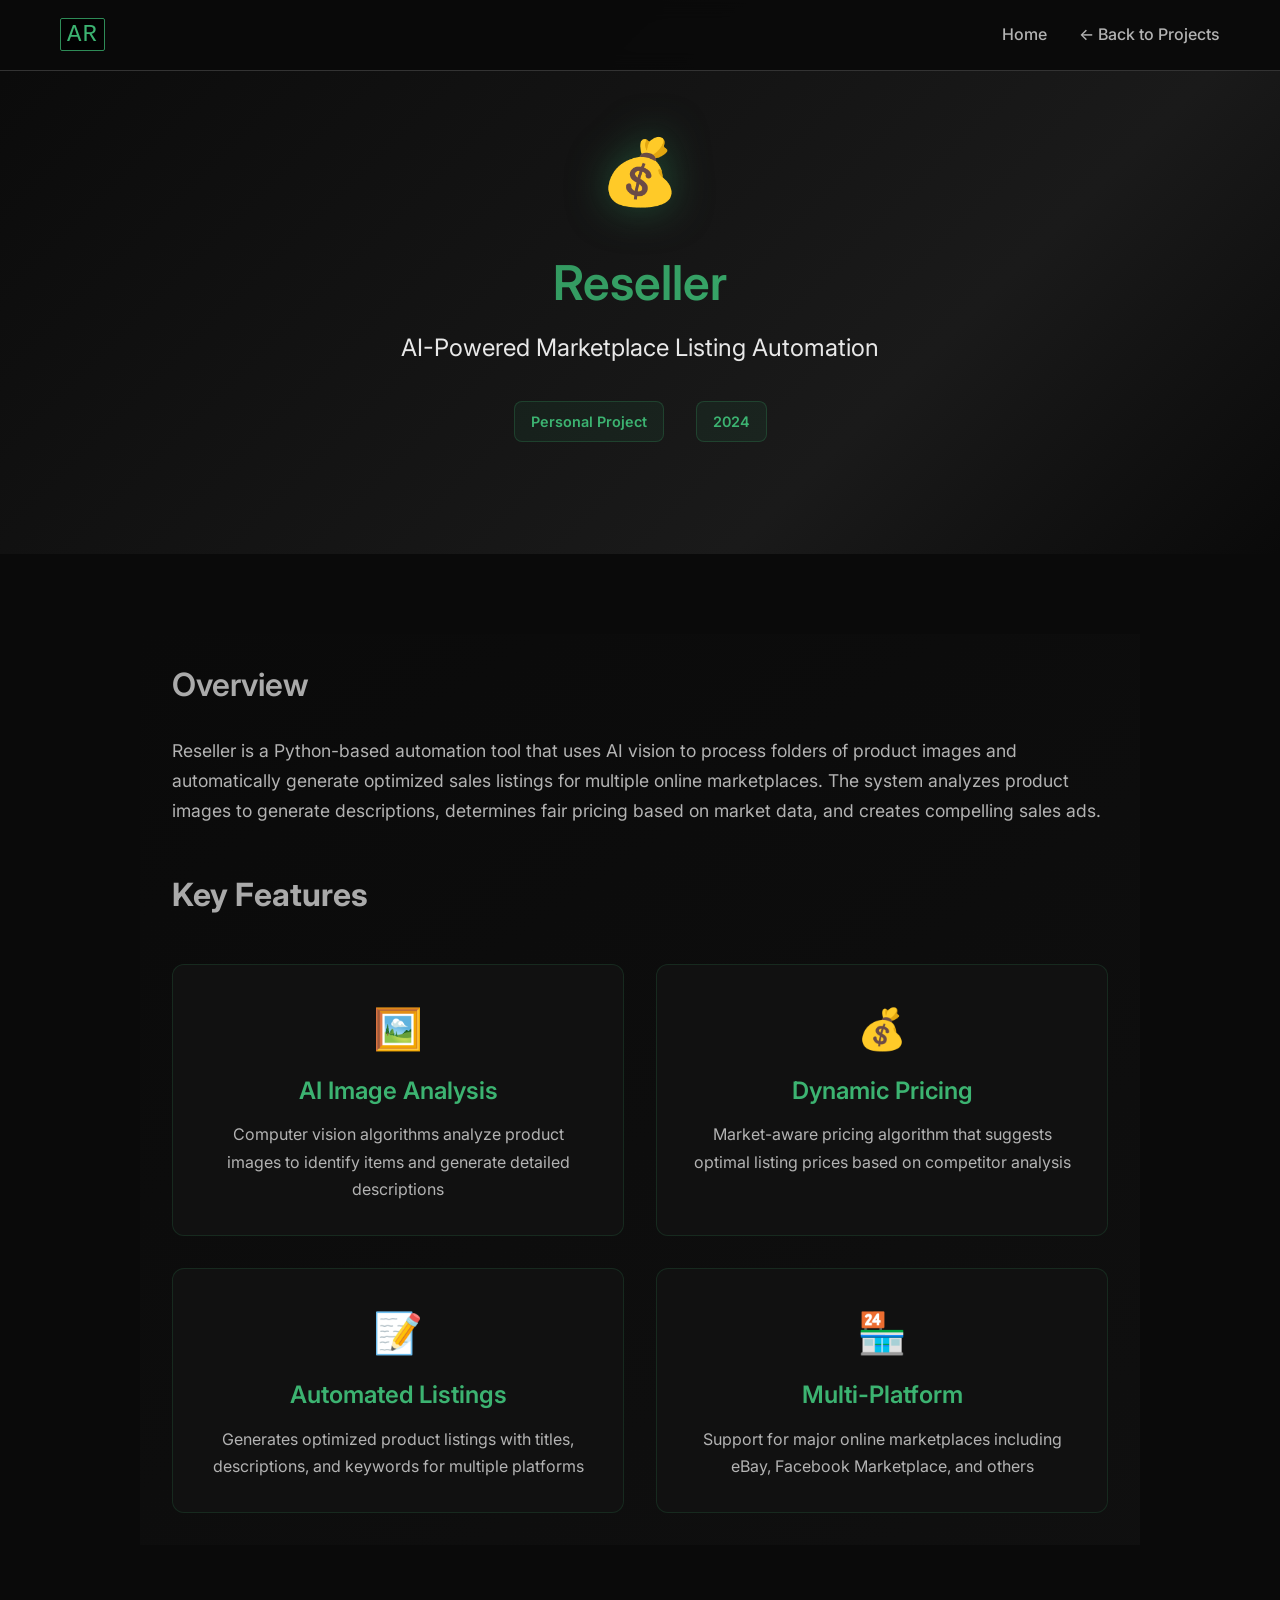
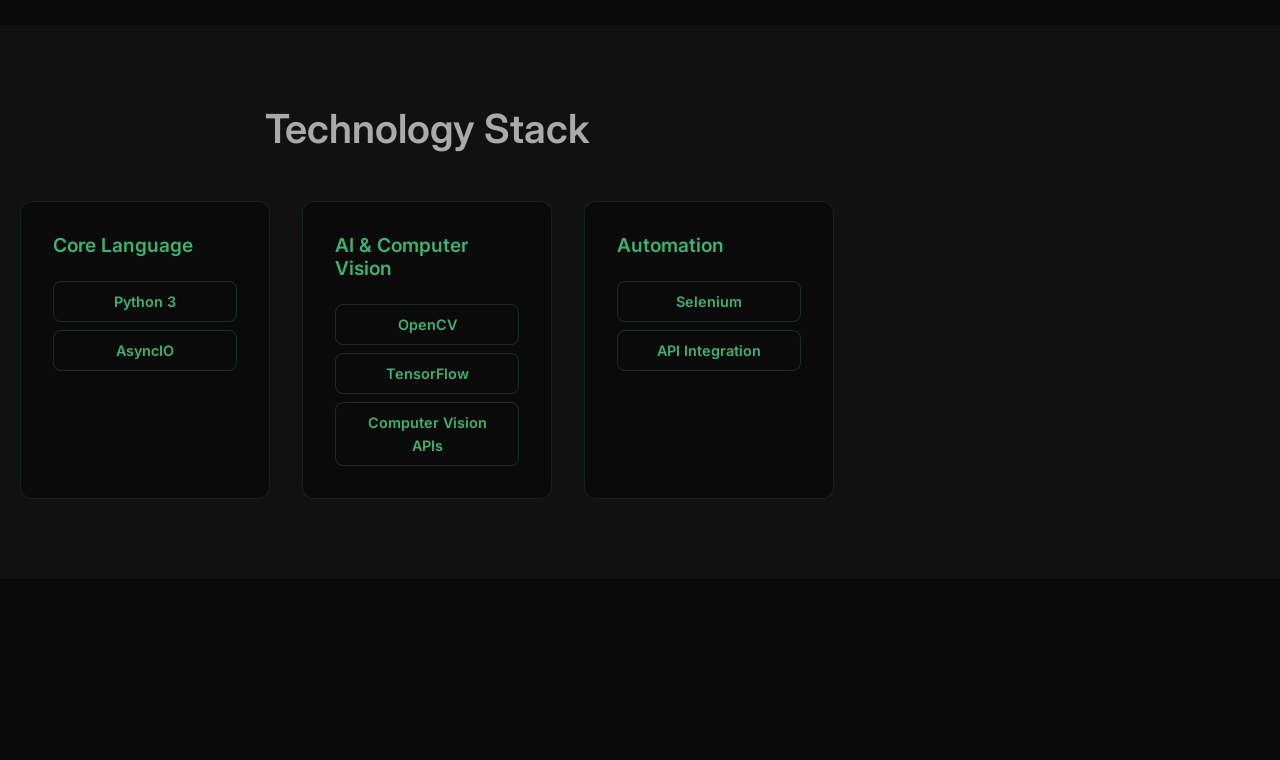
<file: projects/reseller/index.html>
<!DOCTYPE html>
<html lang="en">
<head>
    <meta charset="UTF-8">
    <meta name="viewport" content="width=device-width, initial-scale=1.0">
    <title>Reseller - AI-Powered Marketplace Automation | Adam Reue</title>
    <meta name="description" content="Reseller: AI-powered marketplace listing automation tool that processes product images and generates optimized sales listings for multiple online platforms.">
    <meta name="keywords" content="Python, AI Vision, Computer Vision, E-commerce, Automation">

    <link rel="preconnect" href="https://fonts.googleapis.com">
    <link rel="preconnect" href="https://fonts.gstatic.com" crossorigin>
    <link href="https://fonts.googleapis.com/css2?family=Inter:wght@300;400;500;600;700&family=JetBrains+Mono:wght@400;500;600&display=swap" rel="stylesheet">
    <link rel="stylesheet" href="../../assets/css/styles.css">
    <link rel="icon" href="../../favicon.ico" sizes="any">
    <link rel="icon" href="../../favicon.svg" type="image/svg+xml">
    <style>
        .project-actions {
            opacity: 0;
            transition: opacity 0.3s ease;
        }
        .project-actions:hover {
            opacity: 1;
        }
        .project-actions .btn {
            color: #10b981 !important; /* Green color */
        }
        .project-actions .btn:hover {
            color: #059669 !important; /* Darker green on hover */
        }
    </style>
</head>
<body>
    <nav class="navbar">
        <div class="nav-container">
            <div class="nav-logo">
                <span class="logo-text">AR</span>
            </div>
            <ul class="nav-menu">
                <li class="nav-item"><a href="../../index.html" class="nav-link">Home</a></li>
                <li class="nav-item"><a href="../../index.html#passion-projects" class="nav-link">← Back to Projects</a></li>
            </ul>
        </div>
    </nav>

    <section class="project-header">
        <div class="container">
            <div class="project-hero">
                <div class="project-icon-large">💰</div>
                <h1 class="project-title">Reseller</h1>
                <p class="project-subtitle">AI-Powered Marketplace Listing Automation</p>
                <div class="project-meta">
                    <span class="project-status">Personal Project</span>
                    <span class="project-year">2024</span>
                </div>
            </div>
        </div>
    </section>

    <section class="project-overview">
        <div class="container">
            <div class="project-content">
                <div class="project-description">
                    <h2>Overview</h2>
                    <p>Reseller is a Python-based automation tool that uses AI vision to process folders of product images and automatically generate optimized sales listings for multiple online marketplaces. The system analyzes product images to generate descriptions, determines fair pricing based on market data, and creates compelling sales ads.</p>
                </div>

                <div class="project-features">
                    <h3>Key Features</h3>
                    <div class="features-grid">
                        <div class="feature-item">
                            <div class="feature-icon">🖼️</div>
                            <h4>AI Image Analysis</h4>
                            <p>Computer vision algorithms analyze product images to identify items and generate detailed descriptions</p>
                        </div>
                        <div class="feature-item">
                            <div class="feature-icon">💰</div>
                            <h4>Dynamic Pricing</h4>
                            <p>Market-aware pricing algorithm that suggests optimal listing prices based on competitor analysis</p>
                        </div>
                        <div class="feature-item">
                            <div class="feature-icon">📝</div>
                            <h4>Automated Listings</h4>
                            <p>Generates optimized product listings with titles, descriptions, and keywords for multiple platforms</p>
                        </div>
                        <div class="feature-item">
                            <div class="feature-icon">🏪</div>
                            <h4>Multi-Platform</h4>
                            <p>Support for major online marketplaces including eBay, Facebook Marketplace, and others</p>
                        </div>
                    </div>
                </div>
            </div>
        </div>
    </section>

    <section class="project-tech">
        <div class="container">
            <h2>Technology Stack</h2>
            <div class="tech-stack-grid">
                <div class="tech-category">
                    <h3>Core Language</h3>
                    <div class="tech-items">
                        <span class="tech-item">Python 3</span>
                        <span class="tech-item">AsyncIO</span>
                    </div>
                </div>
                <div class="tech-category">
                    <h3>AI & Computer Vision</h3>
                    <div class="tech-items">
                        <span class="tech-item">OpenCV</span>
                        <span class="tech-item">TensorFlow</span>
                        <span class="tech-item">Computer Vision APIs</span>
                    </div>
                </div>
                <div class="tech-category">
                    <h3>Automation</h3>
                    <div class="tech-items">
                        <span class="tech-item">Selenium</span>
                        <span class="tech-item">API Integration</span>
                    </div>
                </div>
            </div>
        </div>
    </section>

    <section class="project-links-section">
        <div class="container">
            <div class="project-actions">
                <a href="https://github.com/mylegitches/reseller" class="btn btn-primary" target="_blank">
                    GITHUB
                </a>
                <a href="../../index.html#passion-projects" class="btn btn-secondary">
                    DETAILS
                </a>
            </div>
        </div>
    </section>

    <script src="../../assets/js/script.js"></script>
</body>
</html>
</file>
<file: assets/css/styles.css>
/* Reset and base styles */
* {
    margin: 0;
    padding: 0;
    box-sizing: border-box;
}

:root {
    --primary-color: #2E8B57;
    --primary-dark: #228B22;
    --secondary-color: #1a1a1a;
    --accent-color: #3CB371;
    --accent-text: #3CB371;      /* accent as text: 7:1 on bg (sea green #2E8B57 is only 4.4:1) */
    --success-color: #22c55e;
    --warning-color: #f59e0b;
    --error-color: #ef4444;

    --text-primary: #aaaaaa;
    --text-secondary: #b3b3b3;
    --text-muted: #8492a6;

    --bg-primary: #0a0a0a;
    --bg-secondary: #111111;
    --bg-accent: #1a1a1a;

    --border-color: #333333;
    --shadow-sm: 0 1px 2px 0 rgba(0, 255, 65, 0.2);
    --shadow-md: 0 4px 6px -1px rgba(0, 255, 65, 0.3), 0 2px 4px -1px rgba(0, 255, 65, 0.2);
    --shadow-lg: 0 10px 15px -3px rgba(0, 255, 65, 0.3), 0 4px 6px -2px rgba(0, 255, 65, 0.2);
    --shadow-xl: 0 20px 25px -5px rgba(0, 255, 65, 0.3), 0 10px 10px -5px rgba(0, 255, 65, 0.2);

    --radius-sm: 0.375rem;
    --radius-md: 0.5rem;
    --radius-lg: 0.75rem;
    --radius-xl: 1rem;
}

body {
    font-family: 'Inter', -apple-system, BlinkMacSystemFont, 'Segoe UI', 'Roboto', sans-serif;
    line-height: 1.6;
    color: var(--text-primary);
    background-color: var(--bg-secondary);
    font-size: 16px;
    scroll-behavior: smooth;
}

.container {
    max-width: 1200px;
    margin: 0 auto;
    padding: 0 20px;
}

/* Typography */
h1, h2, h3, h4, h5, h6 {
    font-weight: 600;
    line-height: 1.2;
    color: var(--text-primary);
}

h1 { font-size: 3.5rem; }
h2 { font-size: 2.5rem; }
h3 { font-size: 2rem; }
h4 { font-size: 1.5rem; }
h5 { font-size: 1.25rem; }
h6 { font-size: 1.125rem; }

p {
    color: var(--text-secondary);
    line-height: 1.7;
}

/* Navigation */
.navbar {
    position: fixed;
    top: 0;
    left: 0;
    right: 0;
    background: rgba(10, 10, 10, 0.95);
    backdrop-filter: blur(10px);
    border-bottom: 1px solid var(--border-color);
    z-index: 1000;
    transition: all 0.3s ease;
}

.navbar.scrolled {
    background: rgba(32, 32, 32, 0.98);
}

.nav-container {
    max-width: 1200px;
    margin: 0 auto;
    padding: 0 20px;
    display: flex;
    justify-content: space-between;
    align-items: center;
    height: 70px;
}

.nav-logo .logo-text {
    font-size: 1.5rem;
    font-weight: 400;
    font-family: 'Courier New', 'Monaco', 'Consolas', monospace;
    color: var(--accent-text);
    background: rgba(0, 0, 0, 0.8);
    border: 1px solid var(--primary-color);
    border-radius: 2px;
    padding: 2px 6px;
    letter-spacing: 1px;
}


.nav-menu {
    display: flex;
    list-style: none;
    gap: 2rem;
    margin: 0;
}

.nav-link {
    text-decoration: none;
    color: var(--text-secondary);
    font-weight: 500;
    transition: color 0.3s ease;
    position: relative;
}

.nav-link:hover,
.nav-link.active {
    color: var(--accent-text);
}

.nav-link::after {
    content: '';
    position: absolute;
    bottom: -5px;
    left: 0;
    width: 0;
    height: 2px;
    background: var(--primary-color);
    transition: width 0.3s ease;
}

.nav-link:hover::after,
.nav-link.active::after {
    width: 100%;
}

.hamburger {
    display: none;
    flex-direction: column;
    cursor: pointer;
}

.hamburger span {
    width: 25px;
    height: 3px;
    background: var(--text-primary);
    margin: 3px 0;
    transition: 0.3s;
}

/* Sections */
section {
    padding: 100px 0;
    position: relative;
}

.section-header {
    text-align: center;
    margin-bottom: 60px;
}

.section-title {
    font-size: 2.8rem;
    margin-bottom: 1.5rem;
    background: linear-gradient(135deg, var(--primary-color), var(--accent-color), #00ffff);
    -webkit-background-clip: text;
    -webkit-text-fill-color: transparent;
    background-clip: text;
    font-weight: 800;
    letter-spacing: -0.5px;
    position: relative;
    text-align: center;
}

.section-title::after {
    content: '';
    position: absolute;
    bottom: -10px;
    left: 50%;
    transform: translateX(-50%);
    width: 80px;
    height: 3px;
    background: linear-gradient(90deg, var(--primary-color), var(--accent-color));
    border-radius: 2px;
}

.section-subtitle {
    font-size: 1.3rem;
    color: var(--text-secondary);
    max-width: 700px;
    margin: 0 auto 3rem;
    text-align: center;
    line-height: 1.6;
    font-weight: 400;
}

/* Hero Section */
.hero {
    background: linear-gradient(135deg, #0a0a0a 0%, #111111 30%, #1a1a1a 70%, #0a0a0a 100%);
    color: #aaaaaa;
    padding: 140px 0 60px 0;
    position: relative;
    overflow: hidden;
    display: flex;
    align-items: center;
}

.hero::after {
    content: '';
    position: absolute;
    top: 0;
    left: 0;
    right: 0;
    bottom: 0;
    background:
        radial-gradient(circle at 20% 80%, rgba(46, 139, 87, 0.15) 0%, transparent 40%),
        radial-gradient(circle at 80% 20%, rgba(60, 179, 113, 0.15) 0%, transparent 40%),
        radial-gradient(circle at 50% 50%, rgba(0, 255, 255, 0.05) 0%, transparent 60%);
    pointer-events: none;
}

.hero-stats {
    display: flex;
    gap: 2rem;
    margin: 2rem 0;
    justify-content: center;
    flex-wrap: wrap;
}

.stat {
    text-align: center;
    padding: 1rem;
    background: rgba(0, 255, 65, 0.1);
    border-radius: var(--radius-lg);
    border: 1px solid rgba(0, 255, 65, 0.3);
    min-width: 120px;
}

.stat-number {
    display: block;
    font-size: 2rem;
    font-weight: 700;
    color: var(--accent-text);
    margin-bottom: 0.5rem;
}

.stat-label {
    font-size: 0.9rem;
    color: var(--text-secondary);
    text-transform: uppercase;
    letter-spacing: 0.5px;
}

.hero::before {
    content: '';
    position: absolute;
    top: 0;
    left: 0;
    right: 0;
    bottom: 0;
    background: url('data:image/svg+xml,<svg width="60" height="60" viewBox="0 0 60 60" xmlns="http://www.w3.org/2000/svg"><g fill="none" fill-rule="evenodd"><g fill="%23ffffff" fill-opacity="0.05"><circle cx="30" cy="30" r="1"/></g></svg>');
    animation: float 20s ease-in-out infinite;
}

@keyframes float {
    0%, 100% { transform: translateY(0px); }
    50% { transform: translateY(-20px); }
}

.hero-container {
    max-width: 1200px;
    margin: 0 auto;
    padding: 0 20px;
    position: relative;
    z-index: 2;
}

.hero-content {
    display: grid;
    grid-template-columns: 1fr 1fr;
    gap: 60px;
    align-items: center;
}

.hero-title {
    font-size: 3.5rem;
    margin-bottom: 1rem;
    font-weight: 700;
    position: relative;
}


@keyframes blink {
    0%, 50% { opacity: 1; }
    51%, 100% { opacity: 0; }
}


.highlight {
    background: linear-gradient(135deg, #2E8B57, #228B22);
    -webkit-background-clip: text;
    -webkit-text-fill-color: transparent;
    background-clip: text;
}

.hero-subtitle {
    font-size: 1.5rem;
    margin-bottom: 1.5rem;
    color: rgba(255, 255, 255, 0.9);
}

.hero-description {
    font-size: 1.2rem;
    margin-bottom: 2rem;
    color: rgba(255, 255, 255, 0.8);
    line-height: 1.7;
}

.hero-buttons {
    display: flex;
    gap: 1rem;
}

.hero-image {
    display: flex;
    justify-content: center;
    align-items: center;
    position: relative;
    opacity: 0;
}

.image-container {
    position: relative;
    display: inline-block;
}

.profile-image {
    width: 100%;
    max-width: 380px;
    height: auto;
    border-radius: 50%;
    border: 3px solid transparent;
    background: linear-gradient(45deg, var(--primary-color), var(--accent-color)) border-box;
    box-shadow:
        0 0 30px rgba(46, 139, 87, 0.3),
        0 0 60px rgba(60, 179, 113, 0.2),
        inset 0 0 30px rgba(0, 0, 0, 0.1);
    animation: float 6s ease-in-out infinite;
    transition: all 0.3s ease;
}

.image-glow {
    position: absolute;
    top: -10px;
    left: -10px;
    right: -10px;
    bottom: -10px;
    background: linear-gradient(45deg, var(--primary-color), var(--accent-color));
    border-radius: 50%;
    z-index: -1;
    opacity: 0.3;
    animation: glow 4s ease-in-out infinite alternate;
}

@keyframes float {
    0%, 100% { transform: translateY(0px) rotate(0deg); }
    33% { transform: translateY(-10px) rotate(1deg); }
    66% { transform: translateY(-5px) rotate(-1deg); }
}

@keyframes glow {
    0% { opacity: 0.2; transform: scale(1); }
    100% { opacity: 0.4; transform: scale(1.05); }
}

/* Buttons */
.btn {
    display: inline-flex;
    align-items: center;
    justify-content: center;
    padding: 1rem 2rem;
    font-size: 0.95rem;
    font-weight: 600;
    text-decoration: none;
    text-align: center;
    border-radius: var(--radius-lg);
    border: none;
    cursor: pointer;
    transition: all 0.3s ease;
    position: relative;
    overflow: hidden;
    min-height: 48px;
    min-width: 160px;
    letter-spacing: 0.5px;
}

.btn::before {
    content: '';
    position: absolute;
    top: 0;
    left: -100%;
    width: 100%;
    height: 100%;
    background: linear-gradient(90deg, transparent, rgba(255, 255, 255, 0.2), transparent);
    transition: left 0.5s;
}

.btn:hover::before {
    left: 100%;
}

.btn-primary {
    background: linear-gradient(135deg, var(--primary-color), var(--primary-dark));
    color: #000000;
    border: 2px solid rgba(46, 139, 87, 0.8);
    box-shadow:
        0 4px 20px rgba(46, 139, 87, 0.4),
        0 2px 8px rgba(0, 0, 0, 0.3),
        inset 0 1px 0 rgba(255, 255, 255, 0.2);
    font-weight: 600;
    letter-spacing: 0.5px;
}

.btn-primary:hover {
    transform: translateY(-3px);
    box-shadow:
        0 8px 30px rgba(46, 139, 87, 0.5),
        0 4px 15px rgba(0, 0, 0, 0.4),
        inset 0 1px 0 rgba(255, 255, 255, 0.3);
    background: linear-gradient(135deg, #228B22, #2E8B57);
    border-color: #228B22;
}

.btn-secondary {
    background: linear-gradient(135deg, rgba(46, 139, 87, 0.2), rgba(60, 179, 113, 0.2));
    color: #000000;
    border: 2px solid rgba(46, 139, 87, 0.7);
    backdrop-filter: blur(10px);
    box-shadow:
        0 4px 20px rgba(46, 139, 87, 0.3),
        0 2px 8px rgba(0, 0, 0, 0.3),
        inset 0 1px 0 rgba(255, 255, 255, 0.2);
    font-weight: 600;
    letter-spacing: 0.5px;
}

.btn-secondary:hover {
    background: linear-gradient(135deg, rgba(46, 139, 87, 0.3), rgba(60, 179, 113, 0.3));
    border-color: rgba(46, 139, 87, 0.9);
    transform: translateY(-3px);
    box-shadow:
        0 8px 30px rgba(46, 139, 87, 0.4),
        0 4px 15px rgba(0, 0, 0, 0.4),
        inset 0 1px 0 rgba(255, 255, 255, 0.3);
}

.btn-outline {
    background: linear-gradient(135deg, rgba(46, 139, 87, 0.1), rgba(60, 179, 113, 0.1));
    color: #000000;
    border: 2px solid rgba(46, 139, 87, 0.8);
    backdrop-filter: blur(10px);
    box-shadow:
        0 4px 20px rgba(46, 139, 87, 0.2),
        0 2px 8px rgba(0, 0, 0, 0.2),
        inset 0 1px 0 rgba(255, 255, 255, 0.15);
    font-weight: 600;
    letter-spacing: 0.5px;
}

.btn-outline:hover {
    background: linear-gradient(135deg, rgba(46, 139, 87, 0.2), rgba(60, 179, 113, 0.2));
    border-color: rgba(46, 139, 87, 0.9);
    transform: translateY(-3px);
    box-shadow:
        0 8px 30px rgba(46, 139, 87, 0.35),
        0 4px 15px rgba(0, 0, 0, 0.3),
        inset 0 1px 0 rgba(255, 255, 255, 0.25);
}

/* About Section */
.about {
    background: var(--bg-primary);
}

.about-intro {
    font-size: 1.2rem;
    margin-bottom: 3rem;
    max-width: 800px;
}

.about-experience {
    margin-bottom: 3rem;
}

.experience-item {
    margin-bottom: 2rem;
    padding: 1.5rem;
    background: var(--bg-secondary);
    border-radius: var(--radius-lg);
    border-left: 4px solid var(--primary-color);
}

.experience-item h4 {
    color: var(--accent-text);
    margin-bottom: 1rem;
    font-size: 1.2rem;
}

.about-stats {
    display: grid;
    grid-template-columns: repeat(auto-fit, minmax(150px, 1fr));
    gap: 2rem;
    margin: 3rem 0;
}

.stat-card {
    text-align: center;
    padding: 2rem;
    background: linear-gradient(135deg, rgba(0, 255, 65, 0.1), rgba(0, 255, 255, 0.1));
    border-radius: var(--radius-lg);
    border: 1px solid rgba(0, 255, 65, 0.3);
    transition: transform 0.3s ease;
}

.stat-card:hover {
    transform: translateY(-5px);
}

.stat-card .stat-number {
    font-size: 3rem;
    font-weight: 700;
    color: var(--accent-text);
    display: block;
    margin-bottom: 0.5rem;
}

.stat-card .stat-label {
    color: var(--text-secondary);
    font-size: 0.9rem;
    text-transform: uppercase;
    letter-spacing: 0.5px;
}

.about-highlights {
    display: grid;
    grid-template-columns: repeat(auto-fit, minmax(250px, 1fr));
    gap: 2rem;
}

.highlight-item {
    display: flex;
    align-items: flex-start;
    gap: 1rem;
    padding: 1.5rem;
    background: var(--bg-secondary);
    border-radius: var(--radius-lg);
    transition: transform 0.3s ease;
}

.highlight-item:hover {
    transform: translateY(-5px);
}

.highlight-icon {
    font-size: 2rem;
    flex-shrink: 0;
}

.highlight-text h4 {
    margin-bottom: 0.5rem;
    color: var(--text-primary);
}

.highlight-text p {
    font-size: 0.9rem;
}

/* Expertise Section */
.expertise {
    background: var(--bg-secondary);
}

.expertise-grid {
    display: grid;
    grid-template-columns: repeat(auto-fit, minmax(300px, 1fr));
    gap: 2rem;
    align-items: stretch;
}

.expertise-card {
    --card-row-gap: clamp(0.75rem, 1vw, 1.25rem);
    --description-min-height: clamp(6.5rem, 8vw, 8.5rem);
    --tags-min-height: clamp(3.5rem, 5vw, 4.75rem);
    background: linear-gradient(145deg, var(--bg-primary), var(--bg-secondary));
    padding: 2.5rem;
    border-radius: var(--radius-xl);
    box-shadow:
        0 4px 20px rgba(0, 0, 0, 0.3),
        0 1px 3px rgba(46, 139, 87, 0.1),
        inset 0 1px 0 rgba(255, 255, 255, 0.1);
    transition: all 0.4s cubic-bezier(0.175, 0.885, 0.32, 1.275);
    border: 1px solid rgba(46, 139, 87, 0.2);
    position: relative;
    overflow: hidden;
    display: grid;
    grid-template-rows: auto minmax(var(--description-min-height), 1fr) minmax(var(--tags-min-height), auto);
    row-gap: var(--card-row-gap);
    align-content: stretch;
    min-height: 340px;
}

.expertise-card::before {
    content: '';
    position: absolute;
    top: 0;
    left: 0;
    right: 0;
    height: 3px;
    background: linear-gradient(90deg, var(--primary-color), var(--accent-color));
    opacity: 0;
    transition: opacity 0.3s ease;
}

.expertise-card:hover::before {
    opacity: 1;
}

.expertise-card:hover {
    transform: translateY(-12px) scale(1.02);
    box-shadow:
        0 20px 40px rgba(0, 0, 0, 0.4),
        0 0 30px rgba(46, 139, 87, 0.3),
        inset 0 1px 0 rgba(255, 255, 255, 0.2);
    border-color: var(--primary-color);
}

.card-header {
    display: flex;
    align-items: center;
    gap: 1rem;
    margin-bottom: 0;
    flex-wrap: nowrap;
}

.card-icon {
    font-size: 2.5rem;
    filter: drop-shadow(0 0 10px rgba(46, 139, 87, 0.5));
    transition: all 0.3s ease;
}

.expertise-card:hover .card-icon {
    filter: drop-shadow(0 0 15px rgba(46, 139, 87, 0.8));
    transform: scale(1.1);
}

.card-header h3 {
    margin: 0;
}

.expertise-card p {
    margin: 0;
    line-height: 1.5;
    min-height: var(--description-min-height);
    display: flex;
    align-items: flex-start;
}

.expertise-card .skill-tags {
    --keyword-gap: 0.5rem;
    display: grid;
    grid-template-columns: repeat(2, 1fr);
    gap: var(--keyword-gap);
    margin-top: 0;
    min-height: var(--tags-min-height);
    align-content: start;
    row-gap: var(--keyword-gap);
}


.skill-tag {
    background: linear-gradient(135deg, rgba(46, 139, 87, 0.9), rgba(60, 179, 113, 0.9));
    color: #000000;
    padding: 0.5rem 1rem;
    border-radius: var(--radius-md);
    font-size: 0.8rem;
    font-weight: 600;
    border: 1px solid rgba(46, 139, 87, 0.3);
    box-shadow:
        0 2px 8px rgba(46, 139, 87, 0.2),
        inset 0 1px 0 rgba(255, 255, 255, 0.3);
    transition: all 0.3s ease;
    text-transform: uppercase;
    letter-spacing: 0.5px;
    position: relative;
    overflow: hidden;
    display: flex;
    align-items: center;
    justify-content: center;
    text-align: center;
}

.skill-tag::before {
    content: '';
    position: absolute;
    top: 0;
    left: -100%;
    width: 100%;
    height: 100%;
    background: linear-gradient(90deg, transparent, rgba(255, 255, 255, 0.3), transparent);
    transition: left 0.6s;
}

.skill-tag:hover::before {
    left: 100%;
}

.skill-tag:hover {
    transform: translateY(-2px);
    box-shadow:
        0 4px 12px rgba(46, 139, 87, 0.4),
        inset 0 1px 0 rgba(255, 255, 255, 0.4);
    background: linear-gradient(135deg, #228B22, #2E8B57);
}

/* Projects Section */
.projects {
    background: var(--bg-primary);
}

.projects-grid {
    display: grid;
    grid-template-columns: repeat(auto-fit, minmax(450px, 1fr));
    gap: 2rem;
}

.project-card {
    background: linear-gradient(145deg, var(--bg-primary), var(--bg-secondary));
    border-radius: var(--radius-xl);
    box-shadow:
        0 4px 20px rgba(0, 0, 0, 0.3),
        0 1px 3px rgba(46, 139, 87, 0.1),
        inset 0 1px 0 rgba(255, 255, 255, 0.1);
    overflow: hidden;
    transition: all 0.4s cubic-bezier(0.175, 0.885, 0.32, 1.275);
    border: 1px solid rgba(46, 139, 87, 0.2);
    position: relative;
}

.project-card::before {
    content: '';
    position: absolute;
    top: 0;
    left: 0;
    right: 0;
    height: 3px;
    background: linear-gradient(90deg, var(--primary-color), var(--accent-color));
    opacity: 0;
    transition: opacity 0.3s ease;
}

.project-card:hover::before {
    opacity: 1;
}

.project-card:hover {
    transform: translateY(-12px) scale(1.02);
    box-shadow:
        0 20px 40px rgba(0, 0, 0, 0.4),
        0 0 30px rgba(46, 139, 87, 0.2),
        inset 0 1px 0 rgba(255, 255, 255, 0.2);
    border-color: var(--primary-color);
}

.project-image {
    width: 100%;
    height: 220px;
    overflow: hidden;
    position: relative;
}

.project-image img {
    width: 100%;
    height: 100%;
    object-fit: cover;
    transition: transform 0.4s ease;
    filter: brightness(0.9) contrast(1.1);
}

.project-image::after {
    content: '';
    position: absolute;
    top: 0;
    left: 0;
    right: 0;
    bottom: 0;
    background: linear-gradient(180deg, transparent 0%, rgba(0, 0, 0, 0.3) 100%);
    opacity: 0;
    transition: opacity 0.3s ease;
}

.project-card:hover .project-image::after {
    opacity: 1;
}

.project-card:hover .project-image img {
    transform: scale(1.1);
    filter: brightness(1.1) contrast(1.2);
}

.project-content {
    padding: 2rem;
    background: linear-gradient(145deg, rgba(10, 10, 10, 0.8), rgba(17, 17, 17, 0.8));
    display: flex;
    flex-direction: column;
    gap: 1rem;
}

.project-content h3 {
    margin-bottom: 1rem;
    color: var(--text-primary);
    font-size: 1.3rem;
    font-weight: 700;
    line-height: 1.3;
}

.project-tech {
    --keyword-gap: 0.5rem;
    display: grid;
    grid-template-columns: repeat(2, 1fr);
    gap: var(--keyword-gap);
    justify-items: stretch;
    align-items: stretch;
    margin-top: auto;
    padding: 0;
    background: var(--bg-secondary);
}

.tech-tag {
    background: linear-gradient(135deg, rgba(46, 139, 87, 0.9), rgba(60, 179, 113, 0.9));
    color: #000000;
    padding: 0.5rem 1rem;
    border-radius: var(--radius-md);
    font-size: 0.8rem;
    font-weight: 600;
    border: 1px solid rgba(46, 139, 87, 0.3);
    box-shadow:
        0 2px 8px rgba(46, 139, 87, 0.2),
        inset 0 1px 0 rgba(255, 255, 255, 0.3);
    transition: all 0.3s ease;
    text-transform: uppercase;
    letter-spacing: 0.5px;
    position: relative;
    overflow: hidden;
    display: flex;
    align-items: center;
    justify-content: center;
    text-align: center;
}

.tech-tag::before {
    content: '';
    position: absolute;
    top: 0;
    left: -100%;
    width: 100%;
    height: 100%;
    background: linear-gradient(90deg, transparent, rgba(255, 255, 255, 0.3), transparent);
    transition: left 0.6s;
}

.tech-tag:hover::before {
    left: 100%;
}

.tech-tag:hover {
    transform: translateY(-2px);
    box-shadow:
        0 4px 12px rgba(46, 139, 87, 0.4),
        inset 0 1px 0 rgba(255, 255, 255, 0.4);
    background: linear-gradient(135deg, #228B22, #2E8B57);
}

.project-links {
    margin-top: 1.5rem;
}

.project-link {
    color: var(--accent-text);
    text-decoration: none;
    font-weight: 600;
    font-size: 0.9rem;
    padding: 0.5rem 1rem;
    border: 1px solid var(--primary-color);
    border-radius: var(--radius-md);
    transition: all 0.3s ease;
    display: inline-block;
    text-transform: uppercase;
    letter-spacing: 0.5px;
}

.project-link:hover {
    background: var(--primary-color);
    color: #000000;
    transform: translateY(-2px);
    box-shadow: 0 4px 12px rgba(46, 139, 87, 0.3);
}

/* Passion Projects Section */
.passion-projects {
    background: var(--bg-secondary);
}

/* Passion project card hover links */
.passion-project-card {
    --link-offset: 1.5rem;
    --link-height: 2.2rem;
    --link-gap: 1.5rem;
    --card-row-gap: clamp(0.75rem, 1vw, 1.25rem);
    --description-min-height: clamp(7rem, 9vw, 9rem);
    --tags-min-height: clamp(3.75rem, 5vw, 5rem);
    position: relative;
    min-height: 400px;
    padding-bottom: calc(var(--link-offset) + var(--link-height) + var(--link-gap));
    display: grid;
    grid-template-rows: auto minmax(var(--description-min-height), 1fr) minmax(var(--tags-min-height), auto);
    row-gap: var(--card-row-gap);
    align-content: stretch;
}

.passion-project-card .card-header {
    align-items: center;
    gap: 0.85rem;
    flex-wrap: nowrap;
}

.passion-project-card .card-header h3 {
    margin: 0;
}

.passion-project-card p {
    margin: 0;
    line-height: 1.5;
    min-height: var(--description-min-height);
    display: flex;
    align-items: flex-start;
}

.passion-project-card .skill-tags {
    margin-top: 0;
    min-height: var(--tags-min-height);
    align-content: start;
    align-self: stretch;
    row-gap: var(--keyword-gap);
}

.passion-project-card .project-links {
    position: absolute;
    bottom: var(--link-offset);
    left: 1.5rem;
    right: 1.5rem;
    display: flex;
    justify-content: space-between;
    align-items: center;
    gap: var(--link-gap);
    opacity: 0;
    transition: opacity 0.3s ease;
    pointer-events: none;
    min-height: var(--link-height);
}

.passion-project-card:hover .project-links {
    opacity: 1;
    pointer-events: auto;
}

.project-details-link,
.project-github-link {
    font-size: 0.75rem;
    font-weight: 600;
    text-transform: uppercase;
    letter-spacing: 0.5px;
    padding: 0.5rem 1rem;
    border-radius: var(--radius-md);
    text-decoration: none;
    transition: all 0.3s ease;
    border: 1px solid var(--primary-color);
    background: rgba(46, 139, 87, 0.1);
    color: var(--accent-text);
}

.project-details-link:hover,
.project-github-link:hover {
    background: var(--primary-color);
    color: #000000;
    transform: translateY(-2px);
    box-shadow: 0 4px 12px rgba(46, 139, 87, 0.3);
}

/* Featured project card hover links */
.project-card {
    --link-offset: 1.5rem;
    --link-height: 2.2rem;
    position: relative;
    min-height: 360px;
    padding-bottom: calc(var(--link-offset) + var(--link-height) + var(--keyword-gap));
}

.project-card .project-links {
    position: absolute;
    bottom: var(--link-offset);
    left: 1.5rem;
    right: 1.5rem;
    display: flex;
    justify-content: space-between;
    opacity: 0;
    transition: opacity 0.3s ease;
    pointer-events: none;
}

.project-card:hover .project-links {
    opacity: 1;
    pointer-events: auto;
}

/* Project Detail Pages */
.project-header {
    background: linear-gradient(135deg, #0a0a0a 0%, #111111 30%, #1a1a1a 70%, #0a0a0a 100%);
    color: #aaaaaa;
    padding: 120px 0 80px;
    text-align: center;
}

.project-hero {
    max-width: 800px;
    margin: 0 auto;
}

.project-icon-large {
    font-size: 4rem;
    margin-bottom: 2rem;
    filter: drop-shadow(0 0 20px rgba(46, 139, 87, 0.5));
}

.project-title {
    font-size: 3rem;
    margin-bottom: 1rem;
    background: linear-gradient(135deg, var(--primary-color), var(--accent-color));
    -webkit-background-clip: text;
    -webkit-text-fill-color: transparent;
    background-clip: text;
}

.project-subtitle {
    font-size: 1.5rem;
    color: rgba(255, 255, 255, 0.9);
    margin-bottom: 2rem;
}

.project-meta {
    display: flex;
    justify-content: center;
    gap: 2rem;
    margin-bottom: 2rem;
}

.project-status,
.project-year {
    padding: 0.5rem 1rem;
    background: rgba(46, 139, 87, 0.1);
    border: 1px solid rgba(46, 139, 87, 0.3);
    border-radius: var(--radius-md);
    font-size: 0.9rem;
    color: var(--accent-text);
    font-weight: 600;
}

.project-overview {
    background: var(--bg-primary);
    padding: 80px 0;
}

.project-content {
    max-width: 1000px;
    margin: 0 auto;
}

.project-description h2,
.project-features h3 {
    color: var(--text-primary);
    margin-bottom: 2rem;
    font-size: 2rem;
}

.project-description p {
    font-size: 1.1rem;
    line-height: 1.7;
    margin-bottom: 2rem;
    color: var(--text-secondary);
}

.features-grid {
    display: grid;
    grid-template-columns: repeat(auto-fit, minmax(300px, 1fr));
    gap: 2rem;
    margin-top: 3rem;
}

.feature-item {
    background: var(--bg-secondary);
    padding: 2rem;
    border-radius: var(--radius-lg);
    border: 1px solid rgba(46, 139, 87, 0.2);
    transition: transform 0.3s ease;
}

.feature-item:hover {
    transform: translateY(-5px);
}

.feature-icon {
    font-size: 2.5rem;
    margin-bottom: 1rem;
    text-align: center;
}

.feature-item h4 {
    color: var(--accent-text);
    margin-bottom: 1rem;
    text-align: center;
}

.feature-item p {
    text-align: center;
    color: var(--text-secondary);
}

.project-tech {
    background: var(--bg-secondary);
    padding: 80px 0;
}

.project-tech h2 {
    text-align: center;
    margin-bottom: 3rem;
}

.tech-stack-grid {
    display: grid;
    grid-template-columns: repeat(auto-fit, minmax(250px, 1fr));
    gap: 2rem;
    max-width: 1000px;
    margin: 0 auto;
}

.tech-category {
    background: var(--bg-primary);
    padding: 2rem;
    border-radius: var(--radius-lg);
    border: 1px solid rgba(46, 139, 87, 0.2);
}

.tech-category h3 {
    color: var(--accent-text);
    margin-bottom: 1.5rem;
    font-size: 1.2rem;
}

.tech-items {
    display: flex;
    flex-direction: column;
    gap: 0.5rem;
}

.tech-item {
    background: transparent;
    color: var(--accent-text);
    padding: 0.5rem 1rem;
    border-radius: var(--radius-md);
    font-size: 0.9rem;
    font-weight: 600;
    border: 1px solid rgba(46, 139, 87, 0.3);
    text-align: center;
}

.project-journey {
    background: var(--bg-primary);
    padding: 80px 0;
}

.project-journey h2 {
    text-align: center;
    margin-bottom: 3rem;
}

.journey-timeline {
    max-width: 800px;
    margin: 0 auto;
    position: relative;
}

.journey-timeline::before {
    content: '';
    position: absolute;
    left: 30px;
    top: 0;
    bottom: 0;
    width: 2px;
    background: linear-gradient(to bottom, var(--primary-color), var(--accent-color));
}

.journey-item {
    display: flex;
    margin-bottom: 3rem;
    position: relative;
}

.journey-marker {
    width: 60px;
    height: 60px;
    background: linear-gradient(135deg, var(--primary-color), var(--accent-color));
    border-radius: 50%;
    display: flex;
    align-items: center;
    justify-content: center;
    color: #000000;
    font-weight: 700;
    font-size: 1.2rem;
    flex-shrink: 0;
    box-shadow: 0 0 20px rgba(46, 139, 87, 0.3);
    z-index: 1;
}

.journey-content {
    margin-left: 2rem;
    padding-top: 0.5rem;
}

.journey-content h3 {
    color: var(--accent-text);
    margin-bottom: 1rem;
    font-size: 1.3rem;
}

.journey-content p {
    color: var(--text-secondary);
    line-height: 1.6;
}

.project-learnings {
    background: var(--bg-secondary);
    padding: 80px 0;
}

.project-learnings h2 {
    text-align: center;
    margin-bottom: 3rem;
}

.learnings-grid {
    display: grid;
    grid-template-columns: repeat(auto-fit, minmax(300px, 1fr));
    gap: 2rem;
    max-width: 1000px;
    margin: 0 auto;
}

.learning-item {
    background: var(--bg-primary);
    padding: 2rem;
    border-radius: var(--radius-lg);
    border: 1px solid rgba(46, 139, 87, 0.2);
}

.learning-item h3 {
    color: var(--accent-text);
    margin-bottom: 1rem;
    font-size: 1.2rem;
}

.learning-item p {
    color: var(--text-secondary);
    line-height: 1.6;
}

.project-challenges {
    background: var(--bg-primary);
    padding: 80px 0;
}

.project-challenges h2 {
    text-align: center;
    margin-bottom: 3rem;
}

.challenges-grid {
    display: grid;
    grid-template-columns: repeat(auto-fit, minmax(400px, 1fr));
    gap: 2rem;
    max-width: 1000px;
    margin: 0 auto;
}

.challenge-item {
    background: var(--bg-secondary);
    padding: 2rem;
    border-radius: var(--radius-lg);
    border: 1px solid rgba(46, 139, 87, 0.2);
}

.challenge-item h3 {
    color: var(--accent-text);
    margin-bottom: 1rem;
    font-size: 1.2rem;
}

.challenge-item p {
    margin-bottom: 0.5rem;
    color: var(--text-secondary);
    line-height: 1.6;
}

.challenge-item strong {
    color: var(--text-primary);
}

.project-future {
    background: var(--bg-secondary);
    padding: 80px 0;
}

.project-future h2 {
    text-align: center;
    margin-bottom: 3rem;
}

.future-plans {
    display: grid;
    grid-template-columns: repeat(auto-fit, minmax(300px, 1fr));
    gap: 2rem;
    max-width: 1000px;
    margin: 0 auto;
}

.future-item {
    background: var(--bg-primary);
    padding: 2rem;
    border-radius: var(--radius-lg);
    border: 1px solid rgba(46, 139, 87, 0.2);
}

.future-item h3 {
    color: var(--accent-text);
    margin-bottom: 1rem;
    font-size: 1.2rem;
}

.future-item p {
    color: var(--text-secondary);
    line-height: 1.6;
}

.project-links-section {
    background: var(--bg-primary);
    padding: 60px 0;
}

.project-actions {
    display: flex;
    justify-content: center;
    gap: 2rem;
    flex-wrap: wrap;
}

/* Resume Section */
.resume {
    background: var(--bg-secondary);
}

.resume-download {
    text-align: center;
    margin-bottom: 3rem;
}

.download-buttons {
    display: flex;
    gap: 1rem;
    justify-content: center;
    flex-wrap: wrap;
}

.resume-highlights {
    display: grid;
    gap: 2rem;
}

.resume-section h3 {
    color: var(--text-primary);
    margin-bottom: 1rem;
}

.competency-list {
    list-style: none;
    padding: 0;
}

.competency-list li {
    padding: 0.5rem 0;
    position: relative;
    padding-left: 1.5rem;
    color: var(--text-secondary);
}

.competency-list li::before {
    content: '✓';
    position: absolute;
    left: 0;
    color: var(--success-color);
    font-weight: bold;
}

.competency-grid {
    display: grid;
    grid-template-columns: repeat(auto-fit, minmax(300px, 1fr));
    gap: 2rem;
    margin: 2rem 0;
}

.competency-item {
    padding: 1.5rem;
    background: var(--bg-secondary);
    border-radius: var(--radius-lg);
    border-left: 4px solid var(--primary-color);
    transition: transform 0.3s ease;
}

.competency-item:hover {
    transform: translateX(5px);
}

.competency-item h4 {
    color: var(--accent-text);
    margin-bottom: 1rem;
    font-size: 1.1rem;
}

.competency-item p {
    color: var(--text-secondary);
    font-size: 0.9rem;
    line-height: 1.6;
}

.availability {
    margin: 2rem 0;
    padding: 1.5rem;
    background: rgba(0, 255, 65, 0.05);
    border-radius: var(--radius-lg);
    border-left: 4px solid var(--primary-color);
}

.availability h4 {
    color: var(--accent-text);
    margin-bottom: 1rem;
}

.availability ul {
    list-style: none;
    padding: 0;
}

.availability li {
    padding: 0.5rem 0;
    color: var(--text-secondary);
    position: relative;
    padding-left: 1.5rem;
}

.availability li::before {
    content: '→';
    position: absolute;
    left: 0;
    color: var(--accent-text);
    font-weight: bold;
}

.skills-grid {
    display: grid;
    grid-template-columns: repeat(auto-fit, minmax(250px, 1fr));
    gap: 2rem;
}

.skill-category h4 {
    color: var(--text-primary);
    margin-bottom: 0.5rem;
}

.skill-items {
    color: var(--text-secondary);
    line-height: 1.8;
}

/* Contact Section */
.contact {
    background: var(--bg-primary);
}

.contact-content {
    display: grid;
    grid-template-columns: 1fr 1fr;
    gap: 4rem;
    align-items: start;
}

.contact-info h3 {
    color: var(--text-primary);
    margin-bottom: 1rem;
}

.contact-info > p {
    margin-bottom: 2rem;
    font-size: 1.1rem;
}

.contact-methods {
    display: flex;
    flex-direction: column;
    gap: 1.5rem;
}

.contact-method {
    display: flex;
    align-items: center;
    gap: 1rem;
    padding: 1rem;
    background: var(--bg-secondary);
    border-radius: var(--radius-lg);
    transition: transform 0.3s ease;
}

.contact-method:hover {
    transform: translateX(5px);
}

.contact-icon {
    font-size: 1.5rem;
    flex-shrink: 0;
}

.contact-details h4 {
    margin-bottom: 0.25rem;
    color: var(--text-primary);
}

.contact-details a {
    color: var(--accent-text);
    text-decoration: none;
    transition: color 0.3s ease;
}

.contact-details a:hover {
    color: var(--primary-dark);
}

/* Contact Form */
.form {
    background: var(--bg-secondary);
    padding: 2rem;
    border-radius: var(--radius-xl);
    border: 1px solid var(--border-color);
}

.form-group {
    margin-bottom: 1.5rem;
}

.form-group label {
    display: block;
    margin-bottom: 0.5rem;
    color: var(--text-primary);
    font-weight: 500;
}

.form-group input,
.form-group textarea {
    width: 100%;
    padding: 0.75rem;
    border: 1px solid var(--border-color);
    border-radius: var(--radius-md);
    font-size: 1rem;
    font-family: inherit;
    color: #aaaaaa;
    transition: border-color 0.3s ease, box-shadow 0.3s ease;
}

.form-group input:focus,
.form-group textarea:focus {
    outline: none;
    border-color: var(--primary-color);
    box-shadow: 0 0 0 3px rgba(0, 255, 65, 0.2);
}

/* Footer */
.footer {
    background: #000000;
    color: #aaaaaa;
    padding: 3rem 0 1rem;
}

.footer-content {
    display: grid;
    grid-template-columns: 2fr 1fr 1fr;
    gap: 3rem;
    margin-bottom: 2rem;
}

.footer-logo .logo-text {
    font-size: 1.5rem;
    font-weight: 400;
    font-family: 'Courier New', 'Monaco', 'Consolas', monospace;
    color: var(--accent-text);
    background: rgba(0, 0, 0, 0.8);
    border: 1px solid var(--primary-color);
    border-radius: 2px;
    padding: 2px 6px;
    letter-spacing: 1px;
    margin-bottom: 0.5rem;
}

.footer-logo p {
    color: rgba(209, 213, 219, 0.8);
}

.footer-section h4 {
    margin-bottom: 1rem;
    color: #aaaaaa;
}

.footer-links {
    list-style: none;
    padding: 0;
}

.footer-links li {
    margin-bottom: 0.5rem;
}

.footer-links a {
    color: rgba(209, 213, 219, 0.8);
    text-decoration: none;
    transition: color 0.3s ease;
}

.footer-links a:hover {
    color: #aaaaaa;
}

.social-links {
    display: flex;
    flex-direction: column;
    gap: 0.5rem;
}

.social-link {
    color: rgba(209, 213, 219, 0.8);
    text-decoration: none;
    transition: color 0.3s ease;
}

.social-link:hover {
    color: #aaaaaa;
}

.footer-bottom {
    text-align: center;
    padding-top: 2rem;
    border-top: 1px solid rgba(51, 51, 51, 0.5);
    color: rgba(209, 213, 219, 0.8);
}

.footer-tagline {
    font-size: 0.9rem;
    margin-top: 0.5rem;
    color: var(--text-muted);
}

.footer-disclaimer {
    font-size: 0.8rem;
    margin-top: 0.5rem;
    color: var(--text-muted);
}

/* Responsive Design */
@media (max-width: 768px) {
    .nav-menu {
        display: none;
    }

    .hamburger {
        display: flex;
    }

    .hero-content {
        grid-template-columns: 1fr;
        text-align: center;
        gap: 3rem;
    }

    .hero-title {
        font-size: 2.5rem;
    }

    .section-title {
        font-size: 2rem;
    }

    .expertise-grid,
    .projects-grid {
        grid-template-columns: 1fr;
    }

    .contact-content {
        grid-template-columns: 1fr;
        gap: 2rem;
    }

    .footer-content {
        grid-template-columns: 1fr;
        gap: 2rem;
        text-align: center;
    }

    .about-highlights {
        grid-template-columns: 1fr;
    }

    .skills-grid {
        grid-template-columns: 1fr;
    }

    .about-stats {
        grid-template-columns: 1fr;
    }

    .hero-stats {
        gap: 0.5rem;
    }

    .stat-number {
        font-size: 1.5rem;
    }

    .stat-card .stat-number {
        font-size: 2rem;
    }

    .hero-buttons {
        flex-direction: column;
        align-items: center;
    }

    .download-buttons {
        flex-direction: column;
        align-items: center;
    }

    .hero-stats {
        flex-direction: column;
        gap: 1rem;
    }

    .stat {
        min-width: auto;
        width: 100%;
    }

    .about-stats {
        grid-template-columns: repeat(2, 1fr);
        gap: 1rem;
    }

    .competency-grid {
        grid-template-columns: 1fr;
    }

    .availability ul {
        grid-template-columns: 1fr;
    }
}

@media (max-width: 480px) {
    .container {
        padding: 0 15px;
    }

    section {
        padding: 60px 0;
    }

    .hero {
        padding: 80px 0;
    }

    .hero-title {
        font-size: 2rem;
    }

    .btn {
        padding: 0.75rem 1.5rem;
        font-size: 0.9rem;
    }

    .expertise-card,
    .project-card {
        padding: 1.5rem;
    }
}


/* Static contact card for GitHub Pages */
.static-contact-card .form {
    display: flex;
    flex-direction: column;
    gap: 1.25rem;
}

.static-contact-card a {
    color: var(--accent-text);
}

.static-contact-card .hero-buttons {
    flex-wrap: wrap;
}

/* Capabilities ("What I Build") */
.capabilities {
    background: var(--bg-primary);
}

.capabilities-summary {
    max-width: 900px;
    margin: 0 auto 3rem;
    line-height: 1.8;
}

.capabilities-summary p {
    margin-bottom: 1rem;
}

.capabilities-facts {
    list-style: none;
    padding: 0;
    margin: 1.5rem 0 0;
    display: grid;
    gap: 0.75rem;
}

.capabilities-facts li {
    padding: 0.75rem 1rem;
    border-left: 3px solid var(--primary-color);
    background: rgba(46, 139, 87, 0.08);
    border-radius: var(--radius-md);
}

.capability-card {
    grid-template-rows: auto 1fr auto;
    min-height: 0;
}

.expertise-card .seen-in {
    min-height: 0;
    font-family: 'JetBrains Mono', monospace;
    font-size: 0.8rem;
    color: var(--accent-text);
}

/* Agents */
.agents-grid {
    margin-bottom: 4rem;
}

.agent-card {
    --description-min-height: 0;
}

.subsection-header {
    margin-top: 2rem;
}

/* More on GitHub */
.repo-index {
    display: grid;
    grid-template-columns: repeat(auto-fit, minmax(280px, 1fr));
    gap: 2rem;
}

.repo-group h4 {
    margin-bottom: 1rem;
    color: var(--accent-text);
}

.repo-group ul {
    list-style: none;
    padding: 0;
    margin: 0;
    display: grid;
    gap: 0.75rem;
    line-height: 1.6;
}

.repo-group a {
    color: var(--accent-text);
    font-weight: 600;
}

.repo-private {
    font-size: 0.8rem;
    opacity: 0.7;
}

/* Card links: reveal for keyboard focus and on touch screens (no hover) */
.passion-project-card:focus-within .project-links {
    opacity: 1;
    pointer-events: auto;
}

@media (hover: none) {
    .passion-project-card .project-links {
        opacity: 1;
        pointer-events: auto;
    }
}
</file>
